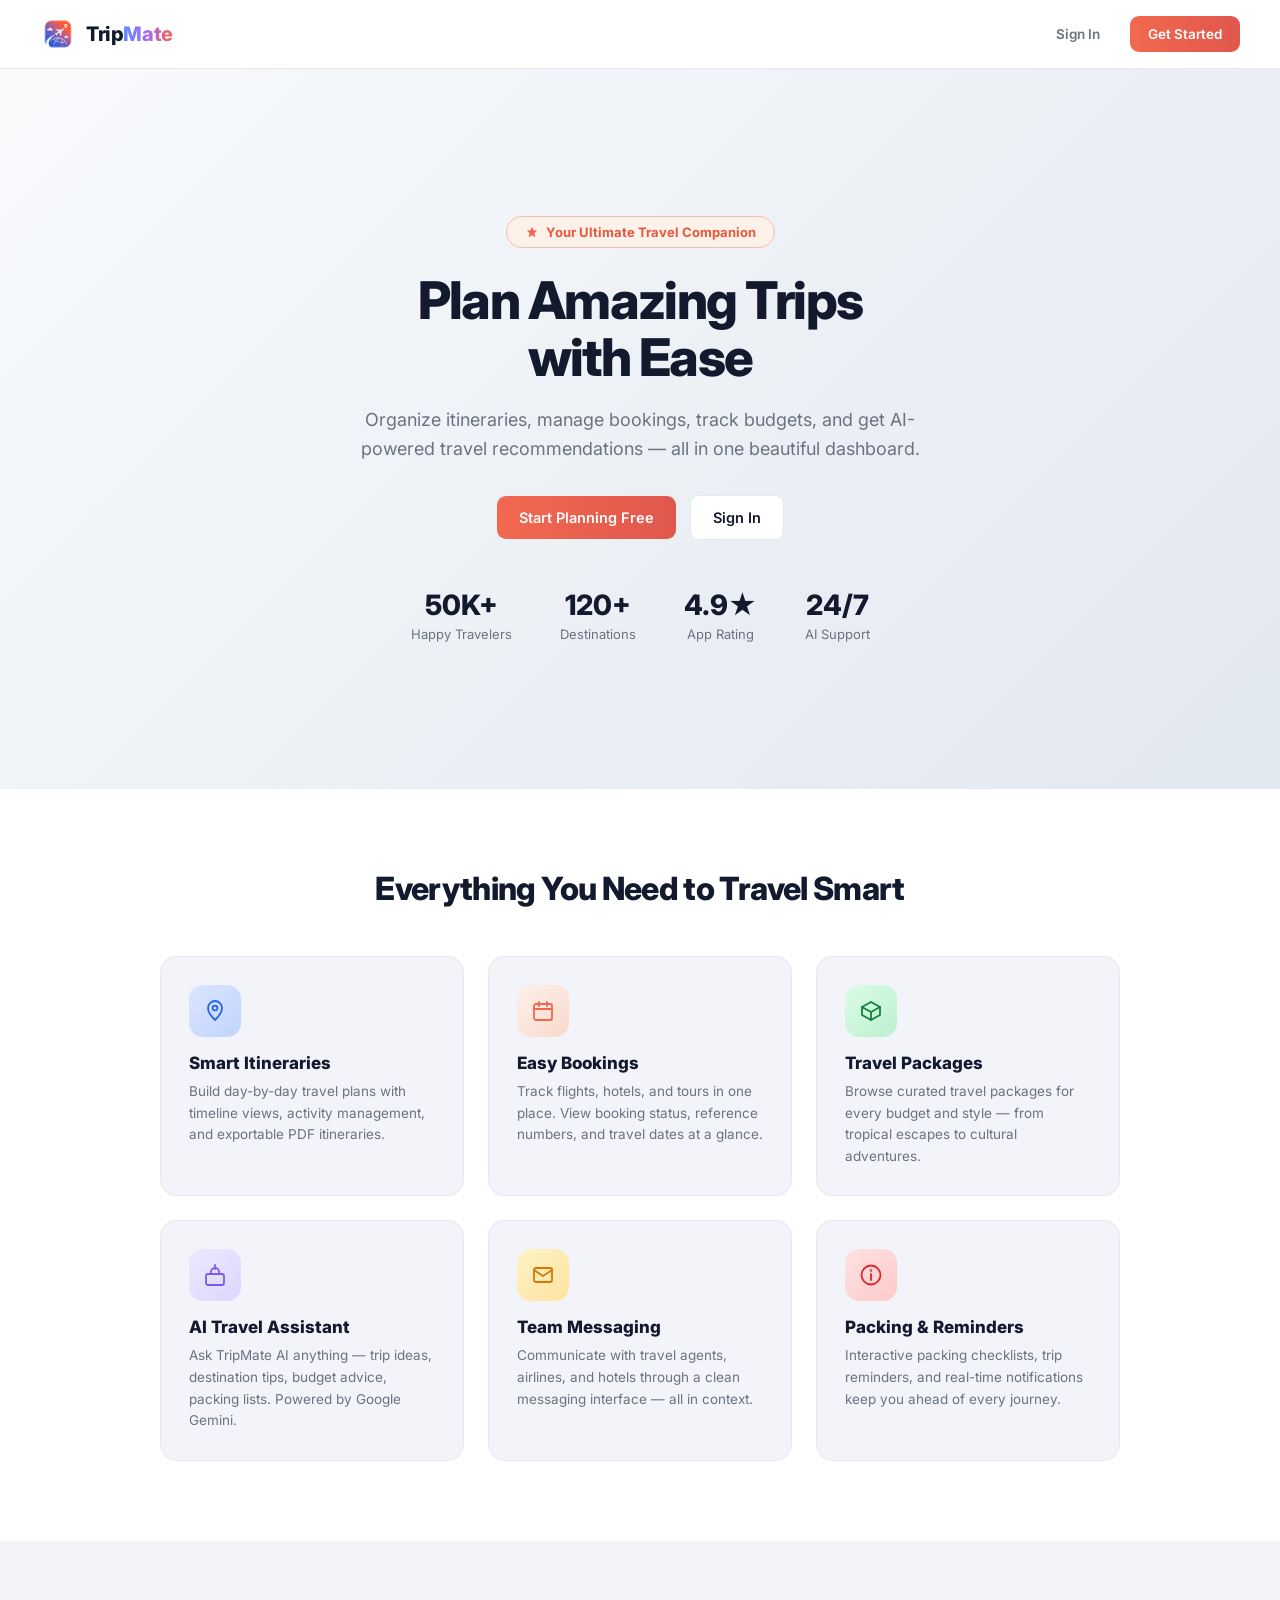
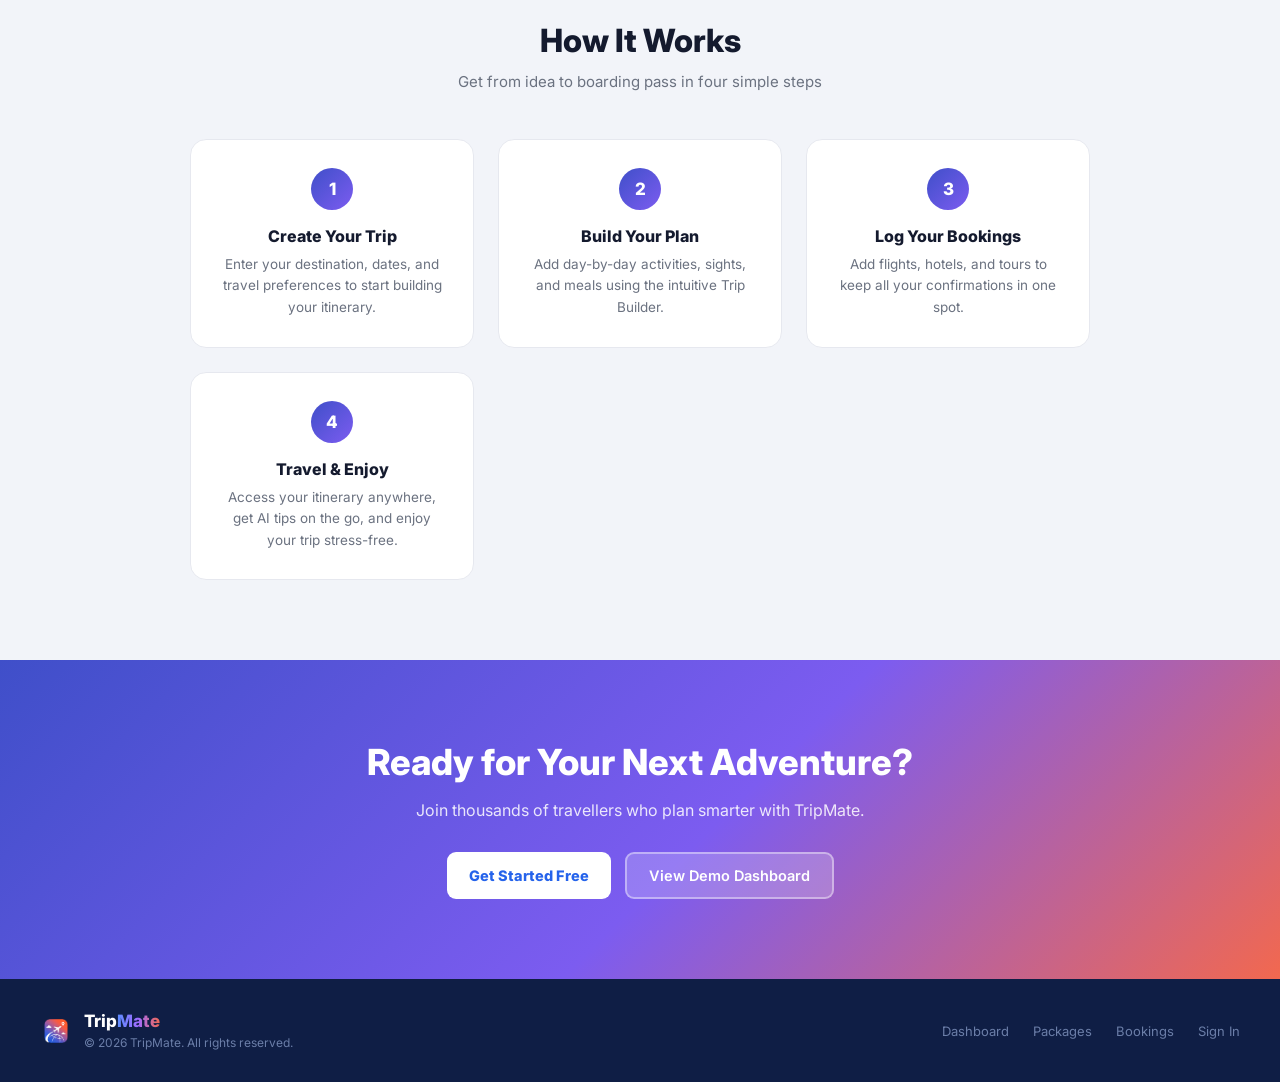
<file: index.html>
<!DOCTYPE html>
<html lang="en">
<head>
<meta charset="UTF-8">
<meta name="viewport" content="width=device-width, initial-scale=1.0">
<title>TripMate — Plan Amazing Trips with Ease</title>
<link rel="icon" type="image/png" href="uploads/avatars/Icon.png">
<link rel="stylesheet" href="css/styles.css">
<style>
  body { background: #fff; }
  .hero-section { min-height: 80vh; display: flex; align-items: center; justify-content: center; }
  .hero-inner { max-width: 640px; width: 100%; }
  .stats-row { display: flex; justify-content: center; gap: 48px; margin-top: 48px; flex-wrap: wrap; }
  .stat-item { text-align: center; }
  .stat-item .num { font-size: 28px; font-weight: 800; color: var(--text); }
  .stat-item .lbl { font-size: 13px; color: var(--text-muted); margin-top: 4px; }
  .how-section { padding: 80px 40px; background: var(--bg); }
  .how-section h2 { font-size: 32px; font-weight: 800; text-align: center; margin-bottom: 12px; }
  .how-sub { text-align: center; color: var(--text-muted); font-size: 15px; margin-bottom: 48px; }
  .steps-grid { display: grid; grid-template-columns: repeat(auto-fit, minmax(220px, 1fr)); gap: 24px; max-width: 900px; margin: 0 auto; }
  .step-card { background: #fff; border-radius: var(--radius-lg); padding: 28px; border: 1px solid var(--border); text-align: center; }
  .step-num { width: 42px; height: 42px; border-radius: 50%; background: linear-gradient(135deg,#3f4fc9,#7c5cf0); color: #fff; font-size: 17px; font-weight: 800; display: flex; align-items: center; justify-content: center; margin: 0 auto 16px; }
  .step-card h3 { font-size: 16px; font-weight: 800; margin-bottom: 8px; }
  .step-card p { font-size: 13.5px; color: var(--text-muted); line-height: 1.6; }
  .cta-section { padding: 80px 40px; background: linear-gradient(135deg,#3f4fc9,#7c5cf0 55%,#f2684f); text-align: center; color: #fff; }
  .cta-section h2 { font-size: 36px; font-weight: 800; margin-bottom: 16px; }
  .cta-section p { font-size: 16px; opacity: .85; margin-bottom: 32px; }
  .cta-section .btn-coral { background: rgba(255,255,255,.2); color: #fff; border: 2px solid rgba(255,255,255,.4); }
  .cta-section .btn-coral:hover { background: rgba(255,255,255,.3); }
  @media (max-width: 768px) { .hero-section { padding: 60px 24px; min-height: auto; } .how-section, .cta-section { padding: 60px 24px; } .stats-row { gap: 28px; } .hero-h1 { font-size: 38px; } }
  @media (max-width: 480px) { .hero-h1 { font-size: 30px; } }
</style>
</head>
<body>

<!-- NAV -->
<nav class="landing-nav">
  <div class="landing-logo">
    <img src="uploads/avatars/Icon.png?v=2" alt="TripMate" width="36" height="36" style="border-radius:9px;object-fit:cover;display:block">
    <span><span class="trip">Trip</span><span class="mate">Mate</span></span>
  </div>
  <div style="display:flex;align-items:center;gap:12px">
    <a href="login.html" class="btn btn-ghost">Sign In</a>
    <a href="signup.html" class="btn btn-coral">Get Started</a>
  </div>
</nav>

<!-- HERO -->
<section class="hero-section">
  <div class="hero-inner" style="text-align:center;padding:0 24px">
    <div class="hero-badge anim-fade">
      <svg style="width:14px;height:14px;fill:#f2684f" viewBox="0 0 24 24"><path d="m12 3 2.6 5.9L21 9.6l-4.7 4.3L17.6 21 12 17.7 6.4 21l1.3-7.1L3 9.6l6.4-.7z"/></svg>
      Your Ultimate Travel Companion
    </div>
    <h1 class="hero-h1 anim-fade-up">Plan Amazing Trips<br>with Ease</h1>
    <p class="hero-sub anim-fade-up delay-1">Organize itineraries, manage bookings, track budgets, and get AI-powered travel recommendations — all in one beautiful dashboard.</p>
    <div class="hero-ctas anim-fade-up delay-2">
      <a href="signup.html" class="btn btn-coral btn-lg">Start Planning Free</a>
      <a href="login.html"  class="btn btn-outline btn-lg">Sign In</a>
    </div>
    <div class="stats-row anim-fade-up delay-3">
      <div class="stat-item"><div class="num">50K+</div><div class="lbl">Happy Travelers</div></div>
      <div class="stat-item"><div class="num">120+</div><div class="lbl">Destinations</div></div>
      <div class="stat-item"><div class="num">4.9★</div><div class="lbl">App Rating</div></div>
      <div class="stat-item"><div class="num">24/7</div><div class="lbl">AI Support</div></div>
    </div>
  </div>
</section>

<!-- FEATURES -->
<section class="features-section">
  <h2>Everything You Need to Travel Smart</h2>
  <div class="features-grid">
    <div class="feature-card anim-fade-up delay-1">
      <div class="feature-icon" style="background:linear-gradient(135deg,#dbe6fe,#c1d4fd)">
        <svg class="icon" style="stroke:var(--blue-600)" viewBox="0 0 24 24"><path d="M12 21s7-6.6 7-12a7 7 0 1 0-14 0c0 5.4 7 12 7 12z"/><circle cx="12" cy="9" r="2.4"/></svg>
      </div>
      <h3>Smart Itineraries</h3>
      <p>Build day-by-day travel plans with timeline views, activity management, and exportable PDF itineraries.</p>
    </div>
    <div class="feature-card anim-fade-up delay-2">
      <div class="feature-icon" style="background:linear-gradient(135deg,#fdf1ea,#f9d9cc)">
        <svg class="icon" style="stroke:var(--coral-500)" viewBox="0 0 24 24"><rect x="3" y="5" width="18" height="16" rx="2"/><path d="M16 3v4M8 3v4M3 10h18"/></svg>
      </div>
      <h3>Easy Bookings</h3>
      <p>Track flights, hotels, and tours in one place. View booking status, reference numbers, and travel dates at a glance.</p>
    </div>
    <div class="feature-card anim-fade-up delay-3">
      <div class="feature-icon" style="background:linear-gradient(135deg,#dcfce7,#bbf0cf)">
        <svg class="icon" style="stroke:var(--green-600)" viewBox="0 0 24 24"><path d="M21 8 12 3 3 8v8l9 5 9-5V8z"/><path d="M3 8l9 5 9-5M12 13v8"/></svg>
      </div>
      <h3>Travel Packages</h3>
      <p>Browse curated travel packages for every budget and style — from tropical escapes to cultural adventures.</p>
    </div>
    <div class="feature-card anim-fade-up delay-1">
      <div class="feature-icon" style="background:linear-gradient(135deg,#ede9fe,#ddd6fe)">
        <svg class="icon" style="stroke:#7c5cf0;stroke-width:1.8;fill:none" viewBox="0 0 24 24"><rect x="3" y="11" width="18" height="11" rx="2"/><path d="M12 2v4M8 11V9a4 4 0 0 1 8 0v2"/></svg>
      </div>
      <h3>AI Travel Assistant</h3>
      <p>Ask TripMate AI anything — trip ideas, destination tips, budget advice, packing lists. Powered by Google Gemini.</p>
    </div>
    <div class="feature-card anim-fade-up delay-2">
      <div class="feature-icon" style="background:linear-gradient(135deg,#fef3c7,#fde3a0)">
        <svg class="icon" style="stroke:var(--amber-600)" viewBox="0 0 24 24"><rect x="3" y="5" width="18" height="14" rx="2"/><path d="m3 7 9 6 9-6"/></svg>
      </div>
      <h3>Team Messaging</h3>
      <p>Communicate with travel agents, airlines, and hotels through a clean messaging interface — all in context.</p>
    </div>
    <div class="feature-card anim-fade-up delay-3">
      <div class="feature-icon" style="background:linear-gradient(135deg,#fee2e2,#fecaca)">
        <svg class="icon" style="stroke:var(--red-600)" viewBox="0 0 24 24"><circle cx="12" cy="12" r="9.5"/><path d="M12 11v6"/><circle cx="12" cy="7.5" r=".4" fill="currentColor"/></svg>
      </div>
      <h3>Packing & Reminders</h3>
      <p>Interactive packing checklists, trip reminders, and real-time notifications keep you ahead of every journey.</p>
    </div>
  </div>
</section>

<!-- HOW IT WORKS -->
<section class="how-section">
  <h2>How It Works</h2>
  <p class="how-sub">Get from idea to boarding pass in four simple steps</p>
  <div class="steps-grid">
    <div class="step-card anim-fade-up delay-1">
      <div class="step-num">1</div>
      <h3>Create Your Trip</h3>
      <p>Enter your destination, dates, and travel preferences to start building your itinerary.</p>
    </div>
    <div class="step-card anim-fade-up delay-2">
      <div class="step-num">2</div>
      <h3>Build Your Plan</h3>
      <p>Add day-by-day activities, sights, and meals using the intuitive Trip Builder.</p>
    </div>
    <div class="step-card anim-fade-up delay-3">
      <div class="step-num">3</div>
      <h3>Log Your Bookings</h3>
      <p>Add flights, hotels, and tours to keep all your confirmations in one spot.</p>
    </div>
    <div class="step-card anim-fade-up delay-4">
      <div class="step-num">4</div>
      <h3>Travel & Enjoy</h3>
      <p>Access your itinerary anywhere, get AI tips on the go, and enjoy your trip stress-free.</p>
    </div>
  </div>
</section>

<!-- CTA BANNER -->
<section class="cta-section">
  <h2>Ready for Your Next Adventure?</h2>
  <p>Join thousands of travellers who plan smarter with TripMate.</p>
  <div style="display:flex;justify-content:center;gap:14px;flex-wrap:wrap">
    <a href="signup.html" class="btn btn-lg" style="background:#fff;color:var(--blue-600);font-weight:800">Get Started Free</a>
    <a href="dashboard.html" class="btn btn-lg btn-coral">View Demo Dashboard</a>
  </div>
</section>

<!-- FOOTER -->
<footer class="landing-footer">
  <div style="display:flex;align-items:center;gap:12px">
    <img src="uploads/avatars/Icon.png" alt="TripMate" width="32" height="32" style="border-radius:8px;object-fit:cover">
    <div>
      <span class="logo-text" style="font-size:17px;font-weight:800"><span class="trip">Trip</span><span class="mate">Mate</span></span>
      <div style="margin-top:4px;font-size:12px">© 2026 TripMate. All rights reserved.</div>
    </div>
  </div>
  <div style="display:flex;gap:24px;flex-wrap:wrap">
    <a href="dashboard.html" style="color:#6b7ea8;font-size:13px">Dashboard</a>
    <a href="packages.html"  style="color:#6b7ea8;font-size:13px">Packages</a>
    <a href="bookings.html"  style="color:#6b7ea8;font-size:13px">Bookings</a>
    <a href="login.html"     style="color:#6b7ea8;font-size:13px">Sign In</a>
  </div>
</footer>

</body>
</html>
</file>
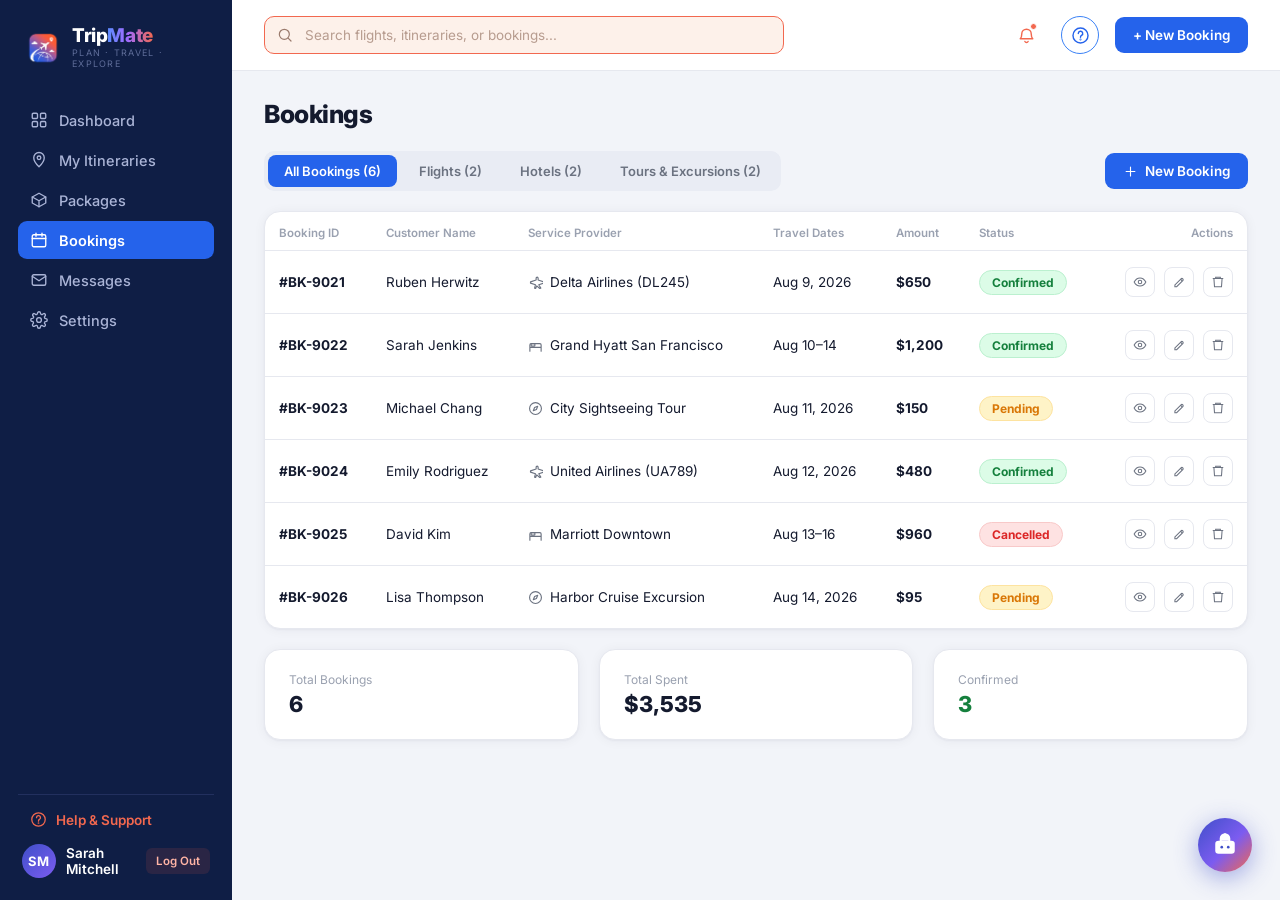
<file: bookings.html>
<!DOCTYPE html>
<html lang="en">
<head>
<meta charset="UTF-8">
<meta name="viewport" content="width=device-width, initial-scale=1.0">
<title>Bookings — TripMate</title>
<link rel="icon" type="image/png" href="uploads/avatars/Icon.png">
<link rel="stylesheet" href="css/styles.css">
</head>
<body>
<div class="app-shell">
  <div id="sidebar-mount"></div>
  <div class="main-col">
    <div id="mobile-header-mount"></div>
    <div id="topbar-mount"></div>
    <div class="page">
      <div class="page-title anim-fade-up">Bookings</div>
      <div id="bookingsContent"></div>
    </div>
  </div>
</div>

<script src="js/app.js"></script>
<script src="js/chatbot.js"></script>
<script>
tmMountLayout('bookings', { cta: { label:'+ New Booking', href:'new-booking.html' } });

const BK_ICON = { 'Flight':'i-plane', 'Hotel':'i-bed', 'Tour / Excursion':'i-compass' };
const BK_ICON_SVG = {
  'i-plane':   `<path d="M10.5 21 12 15.5 4 13v-2l9-3V5a1.6 1.6 0 1 1 3.2 0v3l9 3v2l-8 2.5L20.5 21l-1.7.6L14 17.4l-1.8 4.2z"/>`,
  'i-bed':     `<path d="M3 19v-8a2 2 0 0 1 2-2h14a2 2 0 0 1 2 2v8M3 15h18M3 19v2M21 19v2"/><rect x="5" y="9" width="6" height="4" rx="1"/>`,
  'i-compass': `<circle cx="12" cy="12" r="9.5"/><path d="m15.5 8.5-2 5-5 2 2-5z"/>`
};

function renderBookings() {
  const state    = getState();
  const bookings = state.bookings;
  const statusClass = s => s==='Confirmed'?'badge-green':s==='Pending'?'badge-amber':'badge-red';

  let html = `
  <div class="anim-fade-up" style="display:flex;align-items:center;justify-content:space-between;margin-bottom:20px;flex-wrap:wrap;gap:14px">
    <div class="pill-tabs">
      <button class="pill-tab active" data-filter="all">All Bookings (${bookings.length})</button>
      <button class="pill-tab" data-filter="flights">Flights (${bookings.filter(b=>b.type==='Flight').length})</button>
      <button class="pill-tab" data-filter="hotels">Hotels (${bookings.filter(b=>b.type==='Hotel').length})</button>
      <button class="pill-tab" data-filter="tours">Tours &amp; Excursions (${bookings.filter(b=>b.type==='Tour / Excursion').length})</button>
    </div>
    <a href="new-booking.html" class="btn btn-primary">
      <svg class="icon" viewBox="0 0 24 24"><path d="M12 5v14M5 12h14"/></svg>New Booking
    </a>
  </div>

  <div class="card anim-fade-up delay-1">
    <div class="table-responsive">
      <table class="table" id="bkTable">
        <thead><tr>
          <th>Booking ID</th>
          <th>Customer Name</th>
          <th>Service Provider</th>
          <th>Travel Dates</th>
          <th>Amount</th>
          <th>Status</th>
          <th style="text-align:right">Actions</th>
        </tr></thead>
        <tbody>`;

  if (!bookings.length) {
    html += `<tr><td colspan="7" style="text-align:center;color:var(--text-faint);padding:32px">
      No bookings yet. <a href="new-booking.html" style="color:var(--blue-600);font-weight:600">Create one →</a>
    </td></tr>`;
  }

  bookings.forEach(bk => {
    const cat  = bk.type === 'Flight' ? 'flights' : bk.type === 'Hotel' ? 'hotels' : 'tours';
    const icon = BK_ICON[bk.type] || 'i-compass';
    html += `
    <tr data-filter-row="${cat}">
      <td><b>#${escHtml(bk.ref)}</b></td>
      <td>${escHtml(bk.customer)}</td>
      <td>
        <div style="display:flex;align-items:center;gap:7px">
          <svg style="width:15px;height:15px;stroke:var(--text-muted);fill:none;stroke-width:1.8;stroke-linecap:round;stroke-linejoin:round;flex-shrink:0" viewBox="0 0 24 24">${BK_ICON_SVG[icon]||''}</svg>
          <span>${escHtml(bk.provider)}</span>
        </div>
      </td>
      <td>${escHtml(bk.dates)}</td>
      <td><b>$${bk.amount.toLocaleString()}</b></td>
      <td><span class="badge ${statusClass(bk.status)}">${bk.status}</span></td>
      <td style="text-align:right;white-space:nowrap">
        <button class="table-icon-btn" onclick="openBookingModal(${bk.id})" title="View">
          <svg style="width:14px;height:14px;stroke:currentColor;fill:none;stroke-width:1.8" viewBox="0 0 24 24"><path d="M2 12s3.6-7 10-7 10 7 10 7-3.6 7-10 7-10-7-10-7z"/><circle cx="12" cy="12" r="3"/></svg>
        </button>
        <a href="new-booking.html?edit=${bk.id}" class="table-icon-btn" title="Edit">
          <svg style="width:14px;height:14px;stroke:currentColor;fill:none;stroke-width:1.8" viewBox="0 0 24 24"><path d="M4 20h4L18.5 9.5a2.1 2.1 0 0 0-3-3L5 17v3z"/><path d="m14.5 7 3 3"/></svg>
        </a>
        <button class="table-icon-btn" onclick="deleteBooking(${bk.id})" title="Delete">
          <svg style="width:14px;height:14px;stroke:currentColor;fill:none;stroke-width:1.8" viewBox="0 0 24 24"><path d="M3 6h18M8 6V4h8v2M19 6l-1 14H6L5 6"/></svg>
        </button>
      </td>
    </tr>`;
  });

  html += `</tbody></table></div></div>

  <!-- Summary cards -->
  <div class="grid g-3 anim-fade-up delay-2" style="margin-top:20px">
    <div class="card card-pad card-hover">
      <div style="font-size:12px;color:var(--text-faint);margin-bottom:4px">Total Bookings</div>
      <div style="font-size:22px;font-weight:800">${bookings.length}</div>
    </div>
    <div class="card card-pad card-hover">
      <div style="font-size:12px;color:var(--text-faint);margin-bottom:4px">Total Spent</div>
      <div style="font-size:22px;font-weight:800">$${bookings.reduce((s,b)=>s+b.amount,0).toLocaleString()}</div>
    </div>
    <div class="card card-pad card-hover">
      <div style="font-size:12px;color:var(--text-faint);margin-bottom:4px">Confirmed</div>
      <div style="font-size:22px;font-weight:800;color:var(--green-600)">${bookings.filter(b=>b.status==='Confirmed').length}</div>
    </div>
  </div>`;

  document.getElementById('bookingsContent').innerHTML = html;
  tmInitPillTabs();
}

function deleteBooking(id) {
  const state = getState();
  const bk    = state.bookings.find(b => b.id === id);
  if (!bk) return;
  showConfirm(`Delete booking #${bk.ref} — ${bk.provider}? This cannot be undone.`, function() {
    const s = getState();
    s.bookings = s.bookings.filter(b => b.id !== id);
    setState(s);
    renderBookings();
    showToast(`Booking #${bk.ref} deleted`, 'info');
  });
}

renderBookings();
</script>
</body>
</html>
</file>
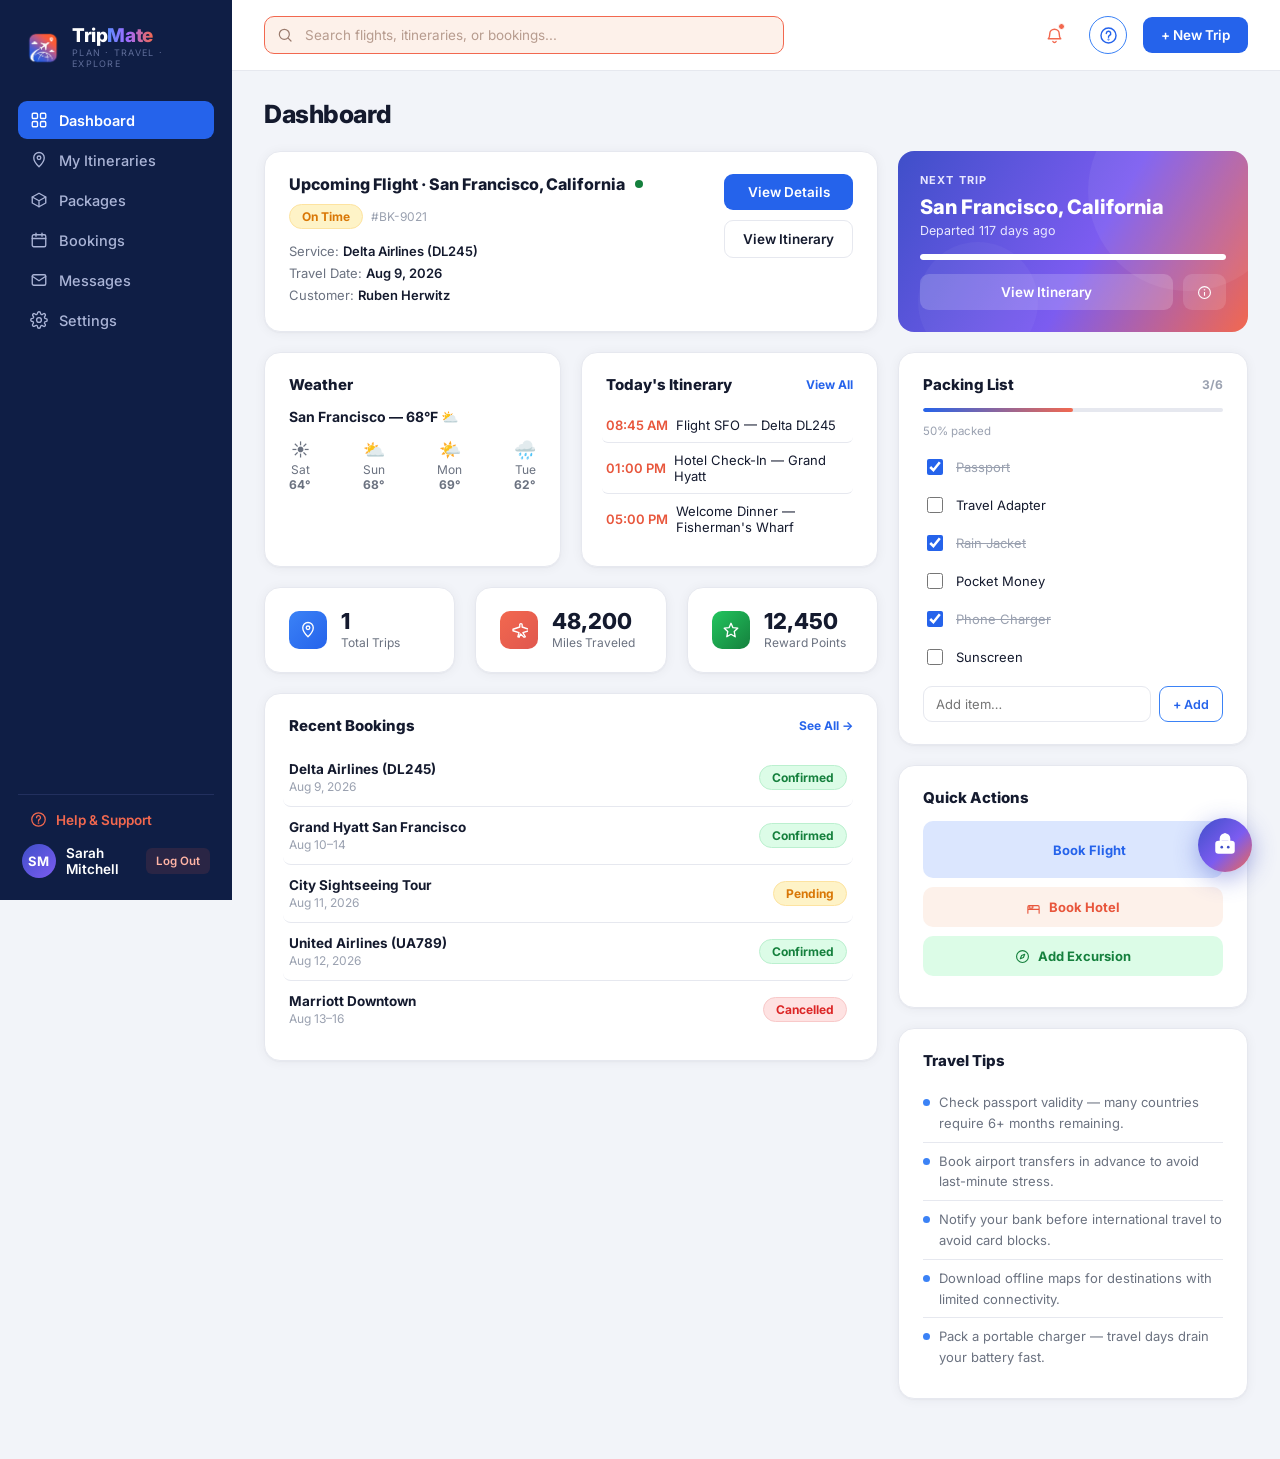
<file: dashboard.html>
<!DOCTYPE html>
<html lang="en">
<head>
<meta charset="UTF-8">
<meta name="viewport" content="width=device-width, initial-scale=1.0">
<title>Dashboard — TripMate</title>
<link rel="icon" type="image/png" href="uploads/avatars/Icon.png">
<link rel="stylesheet" href="css/styles.css">
</head>
<body>
<div class="app-shell">
  <div id="sidebar-mount"></div>
  <div class="main-col">
    <div id="mobile-header-mount"></div>
    <div id="topbar-mount"></div>
    <div class="page" id="pageContent">
      <div class="page-title anim-fade-up">Dashboard</div>
      <div class="grid g-2col" id="dashGrid"></div>
    </div>
  </div>
</div>

<script src="js/app.js"></script>
<script src="js/chatbot.js"></script>
<script>
tmMountLayout('dashboard', { cta: { label:'+ New Trip', href:'new-trip.html' } });

function renderDashboard() {
  const state   = getState();
  const user    = state.user;
  const trips   = state.trips;
  const bookings= state.bookings;
  const packing = state.packingItems;

  const nextTrip    = trips.find(t => t.status === 'active') || null;
  const recentBk    = bookings.slice(0, 5);
  const flight      = bookings.find(b => b.type === 'Flight' && b.status === 'Confirmed') || null;
  const packedCount = packing.filter(p => p.packed).length;
  const totalPack   = packing.length;
  const packPct     = totalPack ? Math.round(packedCount / totalPack * 100) : 0;

  const todayActs = nextTrip
    ? (state.activities || []).filter(a => a.tripId === nextTrip.id && a.dayNumber === 1).slice(0,4)
    : [];

  const statusClass = s => s==='Confirmed'?'badge-green':s==='Pending'?'badge-amber':'badge-red';
  const iconMap = { 'Flight':'i-plane','Hotel':'i-bed','Tour / Excursion':'i-compass' };

  // ── LEFT COLUMN ──────────────────────────────────────────────
  const leftCol = `
  <div class="stack">

    <!-- Flight Card -->
    <div class="card card-pad card-hover anim-fade-up delay-1" style="display:flex;align-items:flex-start;justify-content:space-between;gap:20px;flex-wrap:wrap">
      <div style="flex:1">
        <div style="display:flex;align-items:center;gap:10px;margin-bottom:10px">
          <div class="flight-title" style="margin-bottom:0">${flight ? 'Upcoming Flight &middot; ' + escHtml(nextTrip?.destination||'') : 'No Upcoming Flights'}</div>
          ${flight ? '<div class="pulse-live" title="Live status"></div>' : ''}
        </div>
        ${flight ? `
        <div class="flight-badge-row"><span class="badge badge-amber">On Time</span><span style="font-size:12px;color:var(--text-faint)">#${escHtml(flight.ref)}</span></div>
        <div class="flight-detail">Service: <b>${escHtml(flight.provider)}</b></div>
        <div class="flight-detail">Travel Date: <b>${escHtml(flight.dates)}</b></div>
        <div class="flight-detail">Customer: <b>${escHtml(flight.customer)}</b></div>` :
        `<p style="color:var(--text-muted);font-size:13px;line-height:1.6">No confirmed flights yet.<br>Book one from Quick Actions below.</p>`}
      </div>
      <div style="display:flex;flex-direction:column;gap:10px">
        ${flight ? `<button class="btn btn-primary" onclick="openBookingModal(${flight.id})">View Details</button>` : ''}
        <a href="itineraries.html" class="btn btn-outline">View Itinerary</a>
      </div>
    </div>

    <!-- Weather + Today's Itinerary -->
    <div class="grid" style="grid-template-columns:1fr 1fr;gap:20px">
      <div class="card card-pad card-hover anim-fade-up delay-2">
        <div class="card-h">Weather</div>
        <div class="weather-temp">${nextTrip ? escHtml(nextTrip.destination.split(',')[0]) : 'N/A'} &mdash; 68&deg;F &#x26C5;</div>
        <div class="weather-row">
          ${[['Sat','64','☀️'],['Sun','68','⛅'],['Mon','69','🌤️'],['Tue','62','🌧️']].map(([d,t,e])=>`
          <div class="weather-day">
            <div style="font-size:18px;margin-bottom:2px">${e}</div>
            ${d}<br><b>${t}&deg;</b>
          </div>`).join('')}
        </div>
      </div>
      <div class="card card-pad card-hover anim-fade-up delay-2">
        <div class="card-h-row">
          <div class="card-h" style="margin-bottom:0">Today's Itinerary</div>
          <a href="itineraries.html" class="view-all-link">View All</a>
        </div>
        <div style="margin-top:10px">
          ${todayActs.length ? todayActs.map(a=>`
          <div class="itin-row">
            <b>${escHtml(a.timeSlot)}</b>
            <span>${escHtml(a.title)}</span>
          </div>`).join('') : '<div class="itin-row" style="color:var(--text-faint)">No activities scheduled.</div>'}
        </div>
      </div>
    </div>

    <!-- Stats -->
    <div class="grid g-3">
      <div class="card card-pad stat-card card-hover anim-fade-up delay-3">
        <div class="stat-dot" style="background:linear-gradient(135deg,#3b82f6,#2563eb)">
          <svg style="width:18px;height:18px;stroke:#fff;fill:none;stroke-width:1.8;stroke-linecap:round;stroke-linejoin:round" viewBox="0 0 24 24"><path d="M12 21s7-6.6 7-12a7 7 0 1 0-14 0c0 5.4 7 12 7 12z"/><circle cx="12" cy="9" r="2.4"/></svg>
        </div>
        <div><div class="stat-num">${trips.length}</div><div class="stat-label">Total Trips</div></div>
      </div>
      <div class="card card-pad stat-card card-hover anim-fade-up delay-3">
        <div class="stat-dot" style="background:linear-gradient(135deg,#f2684f,#e0574e)">
          <svg style="width:18px;height:18px;stroke:#fff;fill:none;stroke-width:1.8;stroke-linecap:round;stroke-linejoin:round" viewBox="0 0 24 24"><path d="M10.5 21 12 15.5 4 13v-2l9-3V5a1.6 1.6 0 1 1 3.2 0v3l9 3v2l-8 2.5L20.5 21l-1.7.6L14 17.4l-1.8 4.2z"/></svg>
        </div>
        <div><div class="stat-num">48,200</div><div class="stat-label">Miles Traveled</div></div>
      </div>
      <div class="card card-pad stat-card card-hover anim-fade-up delay-3">
        <div class="stat-dot" style="background:linear-gradient(135deg,#22c55e,#15803d)">
          <svg style="width:18px;height:18px;stroke:#fff;fill:none;stroke-width:1.8;stroke-linecap:round;stroke-linejoin:round" viewBox="0 0 24 24"><path d="m12 3 2.6 5.9L21 9.6l-4.7 4.3L17.6 21 12 17.7 6.4 21l1.3-7.1L3 9.6l6.4-.7z"/></svg>
        </div>
        <div><div class="stat-num">12,450</div><div class="stat-label">Reward Points</div></div>
      </div>
    </div>

    <!-- Recent Bookings -->
    <div class="card card-pad card-hover anim-fade-up delay-4">
      <div class="card-h-row">
        <div class="card-h" style="margin-bottom:0">Recent Bookings</div>
        <a href="bookings.html" class="view-all-link">See All →</a>
      </div>
      <div style="margin-top:12px">
        ${recentBk.length ? recentBk.map(bk=>`
        <div class="booking-row" onclick="openBookingModal(${bk.id})">
          <div>
            <div class="bk-name">${escHtml(bk.provider)}</div>
            <div class="bk-date">${escHtml(bk.dates)}</div>
          </div>
          <span class="badge ${statusClass(bk.status)}">${bk.status}</span>
        </div>`).join('') :
        `<p style="font-size:13px;color:var(--text-faint);text-align:center;padding:16px 0">No bookings yet.</p>`}
      </div>
    </div>
  </div>`;

  // ── RIGHT COLUMN ─────────────────────────────────────────────
  const rightCol = `
  <div class="stack">

    <!-- Next Trip -->
    ${nextTrip ? `
    <div class="next-trip anim-slide-r delay-1" onclick="window.location='itineraries.html'">
      <div class="label">NEXT TRIP</div>
      <h3>${escHtml(nextTrip.destination)}</h3>
      <p>${daysUntil(nextTrip.startDate)}</p>
      <div class="next-trip-bar"><span id="tripBar" style="width:0%"></span></div>
      <div style="display:flex;gap:10px;position:relative">
        <a href="itineraries.html" class="btn btn-block" style="background:rgba(255,255,255,.18);color:#fff;flex:1" onclick="event.stopPropagation()">View Itinerary</a>
        <button class="btn" style="background:rgba(255,255,255,.12);color:#fff;padding:10px 14px" onclick="event.stopPropagation();showTripDetail()" title="Trip details">
          <svg style="width:15px;height:15px;stroke:#fff;fill:none;stroke-width:1.8" viewBox="0 0 24 24"><circle cx="12" cy="12" r="9.5"/><path d="M12 11v6"/><circle cx="12" cy="7.5" r=".4" fill="currentColor"/></svg>
        </button>
      </div>
    </div>` : `
    <div class="card card-pad card-hover anim-slide-r delay-1" style="text-align:center;padding:32px 24px">
      <div style="width:52px;height:52px;border-radius:14px;background:var(--blue-100);display:flex;align-items:center;justify-content:center;margin:0 auto 16px">
        <svg style="width:24px;height:24px;stroke:var(--blue-600);fill:none;stroke-width:1.8" viewBox="0 0 24 24"><path d="M12 21s7-6.6 7-12a7 7 0 1 0-14 0c0 5.4 7 12 7 12z"/><circle cx="12" cy="9" r="2.4"/></svg>
      </div>
      <div style="font-weight:800;font-size:15px;margin-bottom:6px">No Upcoming Trips</div>
      <p style="color:var(--text-muted);font-size:13px;margin-bottom:16px">Start planning your next adventure.</p>
      <a href="new-trip.html" class="btn btn-primary btn-block">Plan a Trip</a>
    </div>`}

    <!-- Packing List -->
    <div class="card card-pad card-hover anim-slide-r delay-2">
      <div class="card-h-row">
        <div class="card-h" style="margin-bottom:0">Packing List</div>
        <span style="font-size:12px;font-weight:700;color:var(--text-faint)">${packedCount}/${totalPack}</span>
      </div>
      <div class="pack-progress" style="margin-top:12px"><div class="pack-progress-fill" id="packFill" style="width:0%"></div></div>
      <div class="pack-meta" id="packMeta">${packPct}% packed</div>
      <div id="packList">
        ${packing.map(item=>`
        <div class="pack-row ${item.packed?'done':''}" id="pack-${item.id}" onclick="togglePack(${item.id})">
          <input type="checkbox" ${item.packed?'checked':''} onclick="event.stopPropagation();togglePack(${item.id})">
          <span>${escHtml(item.name)}</span>
        </div>`).join('')}
      </div>
      <div style="margin-top:10px;display:flex;gap:8px">
        <input type="text" id="newPackItem" class="field" style="margin:0;flex:1;padding:9px 12px;font-size:13px;border:1.4px solid var(--border);border-radius:9px;outline:none" placeholder="Add item…"
          onkeydown="if(event.key==='Enter')addPackItem()">
        <button class="btn btn-outline-blue btn-sm" onclick="addPackItem()">+ Add</button>
      </div>
    </div>

    <!-- Quick Actions -->
    <div class="card card-pad card-hover anim-slide-r delay-3">
      <div class="card-h">Quick Actions</div>
      <a href="new-booking.html?type=Flight" class="btn btn-block qa-btn" style="background:var(--blue-100);color:var(--blue-600);margin-bottom:9px">
        <svg class="qa-btn" style="display:inline"><path d="M10.5 21 12 15.5 4 13v-2l9-3V5a1.6 1.6 0 1 1 3.2 0v3l9 3v2l-8 2.5L20.5 21l-1.7.6L14 17.4l-1.8 4.2z" fill="none" stroke="var(--blue-600)" stroke-width="1.8" stroke-linecap="round" stroke-linejoin="round"/></svg>
        Book Flight
      </a>
      <a href="new-booking.html?type=Hotel" class="btn btn-block qa-btn" style="background:var(--coral-50);color:var(--coral-600);margin-bottom:9px">
        <svg style="width:15px;height:15px;stroke:var(--coral-600);fill:none;stroke-width:1.8;stroke-linecap:round;stroke-linejoin:round;display:inline-block" viewBox="0 0 24 24"><path d="M3 19v-8a2 2 0 0 1 2-2h14a2 2 0 0 1 2 2v8M3 15h18M3 19v2M21 19v2"/><rect x="5" y="9" width="6" height="4" rx="1"/></svg>
        Book Hotel
      </a>
      <a href="new-booking.html?type=Tour+%2F+Excursion" class="btn btn-block qa-btn" style="background:var(--green-50);color:var(--green-600)">
        <svg style="width:15px;height:15px;stroke:var(--green-600);fill:none;stroke-width:1.8;stroke-linecap:round;stroke-linejoin:round;display:inline-block" viewBox="0 0 24 24"><circle cx="12" cy="12" r="9.5"/><path d="m15.5 8.5-2 5-5 2 2-5z"/></svg>
        Add Excursion
      </a>
    </div>

    <!-- Travel Tips -->
    <div class="card card-pad card-hover anim-slide-r delay-4">
      <div class="card-h">Travel Tips</div>
      ${[
        'Check passport validity — many countries require 6+ months remaining.',
        'Book airport transfers in advance to avoid last-minute stress.',
        'Notify your bank before international travel to avoid card blocks.',
        'Download offline maps for destinations with limited connectivity.',
        'Pack a portable charger — travel days drain your battery fast.'
      ].map(t=>`<div class="tip-row"><div class="tip-dot"></div><span>${t}</span></div>`).join('')}
    </div>
  </div>`;

  document.getElementById('dashGrid').innerHTML = leftCol + rightCol;

  // Animate progress bars after render
  requestAnimationFrame(() => {
    setTimeout(() => {
      const pf = document.getElementById('packFill');
      if (pf) pf.style.width = packPct + '%';
      const tb = document.getElementById('tripBar');
      if (tb && nextTrip) {
        const start = new Date(nextTrip.startDate).getTime();
        const end   = new Date(nextTrip.endDate).getTime();
        const now   = Date.now();
        const pct   = Math.min(100, Math.max(0, Math.round((now - start) / (end - start) * 100)));
        tb.style.width = pct + '%';
      }
    }, 120);
  });
}

function togglePack(id) {
  const state = getState();
  const item  = state.packingItems.find(p => p.id === id);
  if (!item) return;
  item.packed = !item.packed;
  setState({ packingItems: state.packingItems });
  renderDashboard();
  showToast(item.packed ? `✓ ${item.name} packed!` : `${item.name} unpacked`, item.packed ? 'success' : 'info');
}

function addPackItem() {
  const input = document.getElementById('newPackItem');
  const name  = input?.value.trim();
  if (!name) return;
  const state = getState();
  const newItem = { id: state.nextPackingId, name, packed: false };
  state.packingItems.push(newItem);
  state.nextPackingId++;
  setState(state);
  renderDashboard();
  showToast(`"${name}" added to packing list`, 'success');
}

function showTripDetail() {
  const state = getState();
  const trip  = state.trips.find(t => t.status === 'active');
  if (!trip) return;
  showModal({
    icon: '✈️', iconBg: 'var(--blue-100)', wide: true,
    title: trip.name,
    subtitle: trip.destination,
    content: `
      <div class="booking-detail-row"><span class="label">Destination</span><span class="value">${escHtml(trip.destination)}</span></div>
      <div class="booking-detail-row"><span class="label">Dates</span><span class="value">${fmtDate(trip.startDate)} – ${fmtDate(trip.endDate)}</span></div>
      <div class="booking-detail-row"><span class="label">Trip Type</span><span class="value">${escHtml(trip.type)}</span></div>
      <div class="booking-detail-row"><span class="label">Travelers</span><span class="value">${trip.travelers}</span></div>
      <div class="booking-detail-row"><span class="label">Budget</span><span class="value">$${trip.budgetMin.toLocaleString()} – $${trip.budgetMax.toLocaleString()}</span></div>
      <div class="booking-detail-row"><span class="label">Accommodation</span><span class="value">${escHtml(trip.accommodation)}</span></div>
      <div class="booking-detail-row"><span class="label">Meal Plan</span><span class="value">${escHtml(trip.mealPlan)}</span></div>
      <div class="booking-detail-row"><span class="label">Status</span><span class="value"><span class="badge badge-green">${trip.status}</span></span></div>`,
    actions: `<button class="btn btn-outline" onclick="closeModal()">Close</button>
              <a href="itineraries.html" class="btn btn-primary">View Itinerary</a>`
  });
}

renderDashboard();
</script>
</body>
</html>
</file>
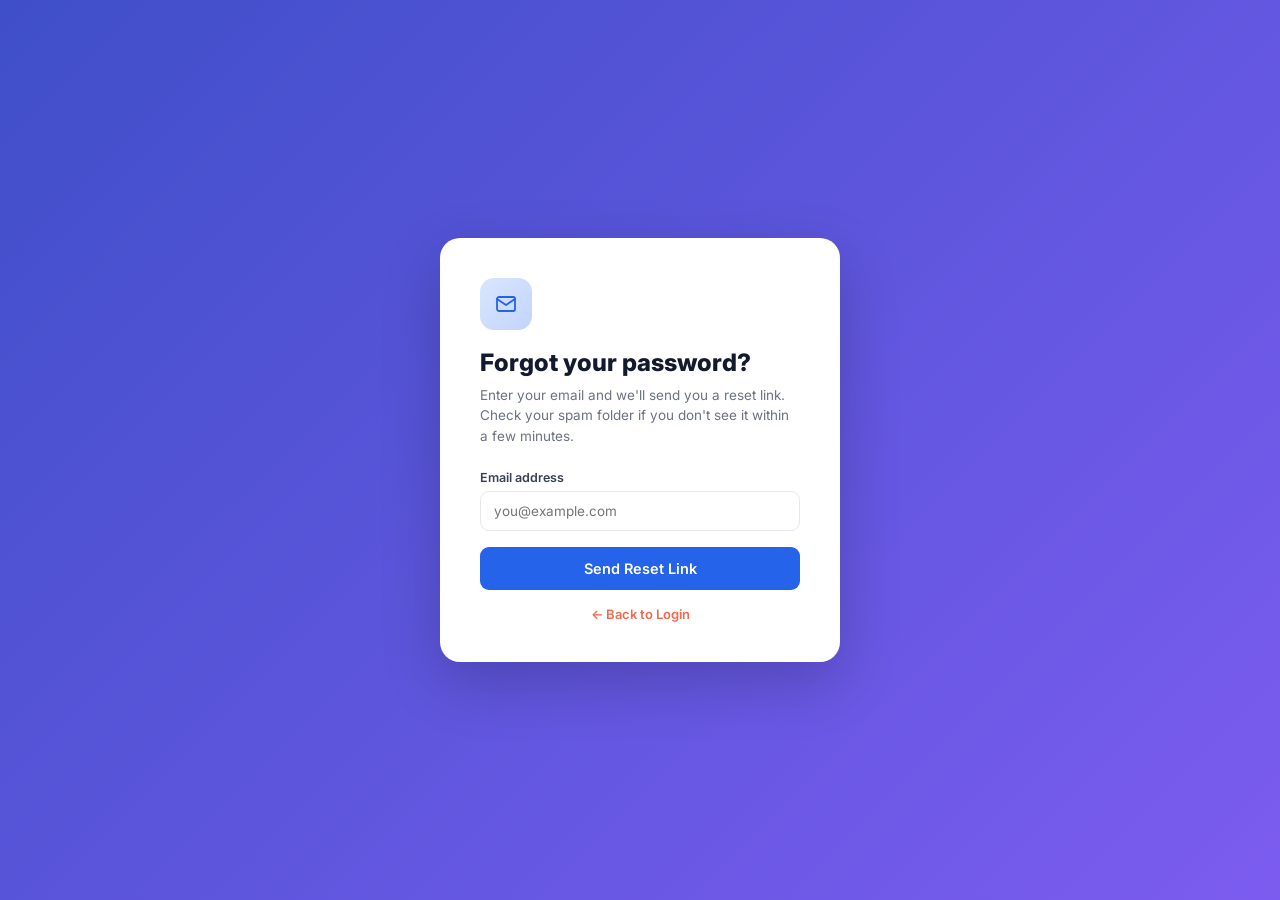
<file: forgot-password.html>
<!DOCTYPE html>
<html lang="en">
<head>
<meta charset="UTF-8">
<meta name="viewport" content="width=device-width, initial-scale=1.0">
<title>Reset Password — TripMate</title>
<link rel="icon" type="image/png" href="uploads/avatars/Icon.png">
<link rel="stylesheet" href="css/styles.css">
</head>
<body>
<div class="forgot-wrap">
  <div class="forgot-card anim-scale">
    <div style="width:52px;height:52px;border-radius:14px;background:linear-gradient(135deg,#dbe6fe,#c1d4fd);display:flex;align-items:center;justify-content:center;margin-bottom:18px">
      <svg style="width:24px;height:24px;stroke:var(--blue-600);fill:none;stroke-width:1.8;stroke-linecap:round;stroke-linejoin:round" viewBox="0 0 24 24"><rect x="3" y="5" width="18" height="14" rx="2"/><path d="m3 7 9 6 9-6"/></svg>
    </div>
    <h2>Forgot your password?</h2>
    <p>Enter your email and we'll send you a reset link. Check your spam folder if you don't see it within a few minutes.</p>

    <!-- Step 1: Email input -->
    <div id="step1">
      <form onsubmit="sendReset(event)">
        <div class="field">
          <label>Email address</label>
          <input type="email" id="resetEmail" placeholder="you@example.com" required autocomplete="email">
        </div>
        <button type="submit" class="btn btn-primary btn-block btn-lg" id="resetBtn">Send Reset Link</button>
      </form>
    </div>

    <!-- Step 2: Success state (hidden initially) -->
    <div id="step2" style="display:none;text-align:center">
      <div style="width:60px;height:60px;border-radius:50%;background:var(--green-50);display:flex;align-items:center;justify-content:center;margin:0 auto 16px">
        <svg style="width:28px;height:28px;stroke:var(--green-600);fill:none;stroke-width:2;stroke-linecap:round;stroke-linejoin:round" viewBox="0 0 24 24"><path d="M20 6L9 17l-5-5"/></svg>
      </div>
      <h3 style="font-size:17px;font-weight:800;margin-bottom:8px">Check your inbox</h3>
      <p id="step2Email" style="color:var(--text-muted);font-size:13.5px;margin-bottom:20px"></p>
      <button onclick="tryAgain()" class="btn btn-outline btn-block" style="margin-bottom:10px">Send again</button>
      <a href="login.html" class="btn btn-primary btn-block">Back to Sign In</a>
    </div>

    <a href="login.html" class="forgot-back">← Back to Login</a>
  </div>
</div>

<script src="js/app.js"></script>
<script>
  function sendReset(e) {
    e.preventDefault();
    const email = document.getElementById('resetEmail').value.trim();
    const btn   = document.getElementById('resetBtn');
    btn.textContent = 'Sending…';
    btn.disabled = true;

    setTimeout(() => {
      document.getElementById('step1').style.display = 'none';
      document.getElementById('step2').style.display = '';
      document.getElementById('step2Email').textContent =
        `We've sent a reset link to ${email}. The link expires in 30 minutes.`;
    }, 1200);
  }

  function tryAgain() {
    document.getElementById('step1').style.display = '';
    document.getElementById('step2').style.display = 'none';
    const btn = document.getElementById('resetBtn');
    btn.textContent = 'Send Reset Link';
    btn.disabled = false;
    document.getElementById('resetEmail').value = '';
    document.getElementById('resetEmail').focus();
  }
</script>
</body>
</html>
</file>
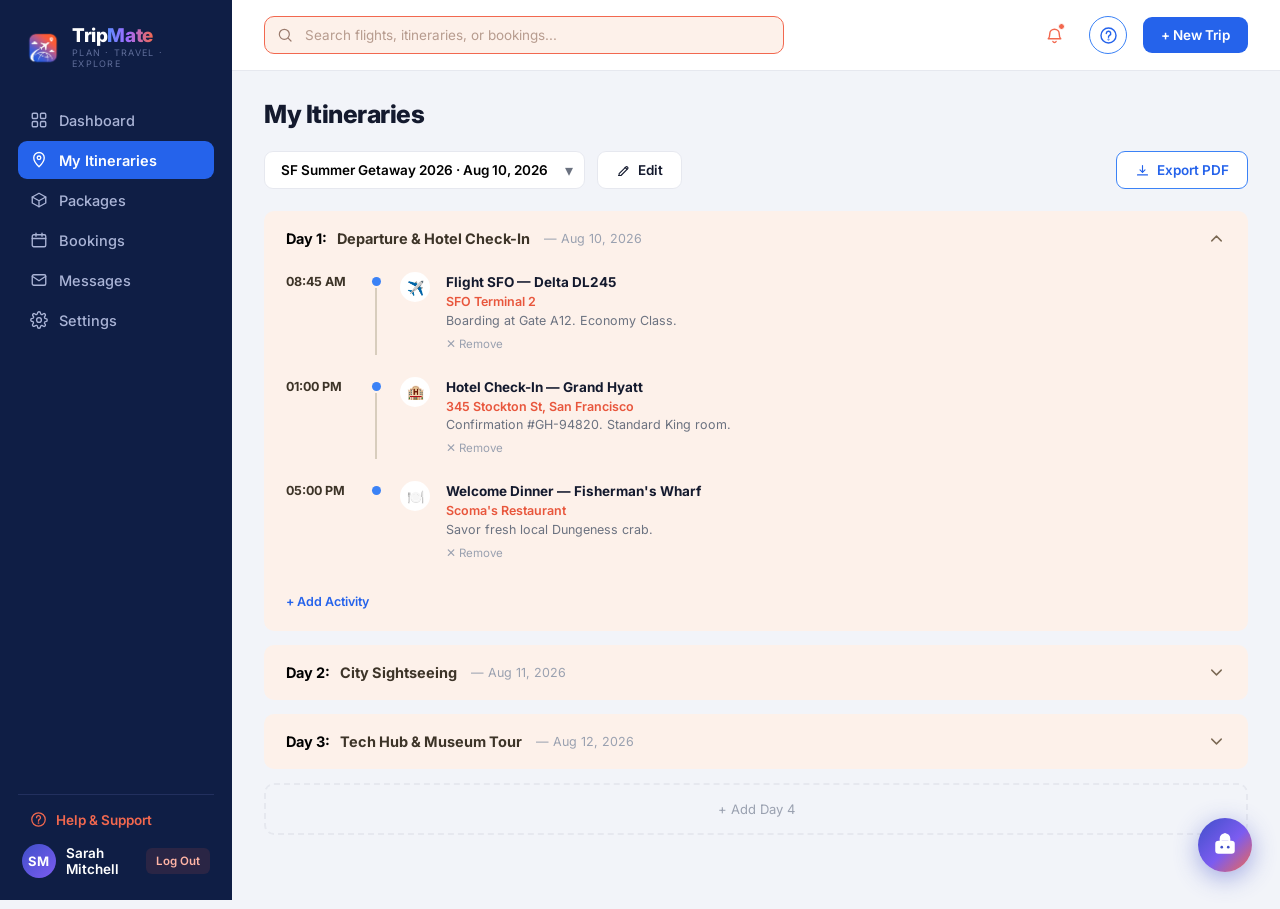
<file: itineraries.html>
<!DOCTYPE html>
<html lang="en">
<head>
<meta charset="UTF-8">
<meta name="viewport" content="width=device-width, initial-scale=1.0">
<title>My Itineraries — TripMate</title>
<link rel="icon" type="image/png" href="uploads/avatars/Icon.png">
<link rel="stylesheet" href="css/styles.css">
</head>
<body>
<div class="app-shell">
  <div id="sidebar-mount"></div>
  <div class="main-col">
    <div id="mobile-header-mount"></div>
    <div id="topbar-mount"></div>
    <div class="page">
      <div class="page-title anim-fade-up">My Itineraries</div>
      <div id="itinContent"></div>
    </div>
  </div>
</div>

<!-- Add Activity Modal -->
<div class="tm-modal-overlay" id="addActivityModal">
  <div class="tm-modal">
    <button class="tm-modal-close" onclick="closeAddActivity()">&times;</button>
    <div class="tm-modal-icon" style="background:var(--blue-100)">
      <svg class="icon" style="stroke:var(--blue-600)" viewBox="0 0 24 24"><path d="M12 5v14M5 12h14"/></svg>
    </div>
    <div class="tm-modal-h">Add Activity</div>
    <div class="tm-modal-sub">Add a new activity to this day</div>
    <input type="hidden" id="actTripId">
    <input type="hidden" id="actDayNum">
    <div class="field"><label>Time <span class="req">*</span></label><input type="text" id="actTime" placeholder="e.g. 09:00 AM"></div>
    <div class="field"><label>Title <span class="req">*</span></label><input type="text" id="actTitle" placeholder="e.g. Golden Gate Walk"></div>
    <div class="field"><label>Location</label><input type="text" id="actLocation" placeholder="e.g. Golden Gate Bridge"></div>
    <div class="field"><label>Description</label><textarea id="actDesc" rows="3" placeholder="Notes about this activity…"></textarea></div>
    <div class="field"><label>Icon</label>
      <select id="actIcon">
        <option value="i-pin">📍 Location / Sightseeing</option>
        <option value="i-plane">✈️ Flight / Transport</option>
        <option value="i-bed">🏨 Hotel / Accommodation</option>
        <option value="i-food">🍽️ Food / Restaurant</option>
        <option value="i-compass">🧭 Tour / Excursion</option>
        <option value="i-star">⭐ Experience</option>
      </select>
    </div>
    <div class="tm-modal-footer">
      <button class="btn btn-outline" onclick="closeAddActivity()">Cancel</button>
      <button class="btn btn-primary" onclick="saveActivity()">Add Activity</button>
    </div>
  </div>
</div>

<script src="js/app.js"></script>
<script src="js/chatbot.js"></script>
<script>
tmMountLayout('itineraries', { cta: { label:'+ New Trip', href:'new-trip.html' } });

const DAY_LABELS = ['Departure & Hotel Check-In','City Sightseeing','Tech Hub & Museum Tour','Free Day','Departure Day'];
const ICON_MAP   = { 'i-plane':'✈️','i-bed':'🏨','i-food':'🍽️','i-pin':'📍','i-compass':'🧭','i-star':'⭐','i-info':'ℹ️','i-map':'🗺️' };

let selectedTripId = null;

function renderItineraries() {
  const state = getState();
  const trips = state.trips;
  if (!trips.length) {
    document.getElementById('itinContent').innerHTML = `
      <div class="card card-pad" style="text-align:center;padding:48px">
        <p style="color:var(--text-muted);margin-bottom:16px">No trips yet. Create your first trip!</p>
        <a href="new-trip.html" class="btn btn-primary">Create New Trip</a>
      </div>`;
    return;
  }

  // Determine selected trip
  const params = new URLSearchParams(window.location.search);
  const paramTripId = parseInt(params.get('trip'));
  if (!selectedTripId) selectedTripId = paramTripId || trips[0].id;
  const trip = trips.find(t => t.id === selectedTripId) || trips[0];
  if (trip) selectedTripId = trip.id;

  const activities = (state.activities || []).filter(a => a.tripId === selectedTripId);
  const byDay = {};
  activities.forEach(a => {
    if (!byDay[a.dayNumber]) byDay[a.dayNumber] = [];
    byDay[a.dayNumber].push(a);
  });
  const days = Object.keys(byDay).map(Number).sort((a,b)=>a-b);

  // Toolbar
  const tripOptions = trips.map(t => `<option value="${t.id}" ${t.id===selectedTripId?'selected':''}>${escHtml(t.name)}${t.startDate?' · '+fmtDate(t.startDate):''}</option>`).join('');

  let html = `
  <div class="itin-toolbar anim-fade-up" style="display:flex;align-items:center;gap:12px;margin-bottom:22px;flex-wrap:wrap">
    <div style="position:relative;display:inline-block">
      <select onchange="changeTripSelection(this.value)" style="appearance:none;-webkit-appearance:none;background:#fff;border:1px solid var(--border);border-radius:9px;padding:10px 36px 10px 16px;font-size:13.5px;font-weight:600;cursor:pointer;outline:none">${tripOptions}</select>
      <span style="position:absolute;right:12px;top:50%;transform:translateY(-50%);pointer-events:none;color:var(--text-muted)">▾</span>
    </div>
    <a href="new-trip.html?edit=${selectedTripId}" class="btn btn-outline">
      <svg class="icon" style="width:15px;height:15px" viewBox="0 0 24 24"><path d="M4 20h4L18.5 9.5a2.1 2.1 0 0 0-3-3L5 17v3z"/><path d="m14.5 7 3 3"/></svg>Edit
    </a>
    <div style="flex:1"></div>
    <button class="btn btn-outline-blue" onclick="exportPDF()">
      <svg class="icon" style="width:15px;height:15px" viewBox="0 0 24 24"><path d="M12 4v11m0 0-4-4m4 4 4-4M4 19h16"/></svg>Export PDF
    </button>
  </div>`;

  if (!days.length) {
    html += `<div class="card card-pad" style="text-align:center;padding:32px;color:var(--text-faint)">
      No activities added yet. <a href="trip-builder.html" style="color:var(--blue-600);font-weight:600">Open Trip Builder →</a>
    </div>`;
    document.getElementById('itinContent').innerHTML = html;
    return;
  }

  days.forEach((dayNum, idx) => {
    const acts = byDay[dayNum].sort((a,b)=>a.sortOrder-b.sortOrder);
    const label = DAY_LABELS[dayNum-1] || 'Day ' + dayNum;
    const firstDate = acts[0]?.date ? fmtDate(acts[0].date) : '';
    html += `
    <div class="acc-item ${idx===0?'open':''} anim-fade-up delay-${Math.min(idx+1,6)}" id="day-${dayNum}">
      <button class="acc-head">
        <span class="day-label">Day ${dayNum}:</span>
        <span class="day-title">${label}</span>
        ${firstDate?`<span class="day-date">&mdash; ${firstDate}</span>`:''}
        <svg class="icon chev" viewBox="0 0 24 24"><path d="m6 9 6 6 6-6"/></svg>
      </button>
      <div class="acc-body">
        <div class="timeline">
          ${acts.map((act, i) => `
          <div class="tl-row">
            <div class="tl-time">${escHtml(act.timeSlot)}</div>
            <div class="tl-rail">
              <div class="tl-dot"></div>
              ${i < acts.length-1 ? '<div class="tl-line"></div>' : ''}
            </div>
            <div class="tl-icon">
              <span style="font-size:14px">${ICON_MAP[act.icon]||'📍'}</span>
            </div>
            <div class="tl-body" style="flex:1;padding-top:2px">
              <h4>${escHtml(act.title)}</h4>
              <p>${act.location?`<span class="loc">${escHtml(act.location)}</span><br>`:''}${escHtml(act.description||'')}</p>
              <button onclick="deleteActivity(${act.id})" style="background:none;border:none;font-size:11.5px;color:var(--text-faint);cursor:pointer;padding:4px 0;margin-top:2px">✕ Remove</button>
            </div>
          </div>`).join('')}
          <button class="add-activity-link" onclick="openAddActivity(${selectedTripId}, ${dayNum})">+ Add Activity</button>
        </div>
      </div>
    </div>`;
  });

  // Add new day
  const nextDay = days.length ? Math.max(...days) + 1 : 1;
  html += `<div class="builder-day-add" onclick="addNewDay(${nextDay})">+ Add Day ${nextDay}</div>`;

  document.getElementById('itinContent').innerHTML = html;
  tmInitAccordions();
}

function changeTripSelection(id) {
  selectedTripId = parseInt(id);
  renderItineraries();
}

function openAddActivity(tripId, dayNum) {
  document.getElementById('actTripId').value = tripId;
  document.getElementById('actDayNum').value = dayNum;
  document.getElementById('actTime').value = '';
  document.getElementById('actTitle').value = '';
  document.getElementById('actLocation').value = '';
  document.getElementById('actDesc').value = '';
  document.getElementById('actIcon').value = 'i-pin';
  document.getElementById('addActivityModal').classList.add('open');
  document.body.style.overflow = 'hidden';
}

function closeAddActivity() {
  document.getElementById('addActivityModal').classList.remove('open');
  document.body.style.overflow = '';
}

function saveActivity() {
  const tripId = parseInt(document.getElementById('actTripId').value);
  const dayNum = parseInt(document.getElementById('actDayNum').value);
  const time   = document.getElementById('actTime').value.trim();
  const title  = document.getElementById('actTitle').value.trim();
  const loc    = document.getElementById('actLocation').value.trim();
  const desc   = document.getElementById('actDesc').value.trim();
  const icon   = document.getElementById('actIcon').value;

  if (!title) { showToast('Title is required', 'error'); return; }
  const state = getState();
  const newAct = {
    id: state.nextActivityId, tripId, dayNumber: dayNum,
    date: '', timeSlot: time || '—', icon, title, description: desc, location: loc,
    sortOrder: (state.activities.filter(a=>a.tripId===tripId&&a.dayNumber===dayNum).length) + 1
  };
  state.activities.push(newAct);
  state.nextActivityId++;
  setState(state);
  closeAddActivity();
  renderItineraries();
  showToast(`"${title}" added to Day ${dayNum}`, 'success');
}

function deleteActivity(id) {
  const state = getState();
  const act   = state.activities.find(a => a.id === id);
  if (!act) return;
  showConfirm(`Remove "${act.title}" from the itinerary?`, function() {
    const s = getState();
    s.activities = s.activities.filter(a => a.id !== id);
    setState(s);
    renderItineraries();
    showToast('Activity removed', 'info');
  });
}

function addNewDay(dayNum) {
  openAddActivity(selectedTripId, dayNum);
}

function exportPDF() {
  showToast('Preparing PDF…', 'info');
  setTimeout(() => { window.print(); }, 400);
}

renderItineraries();
</script>
</body>
</html>
</file>
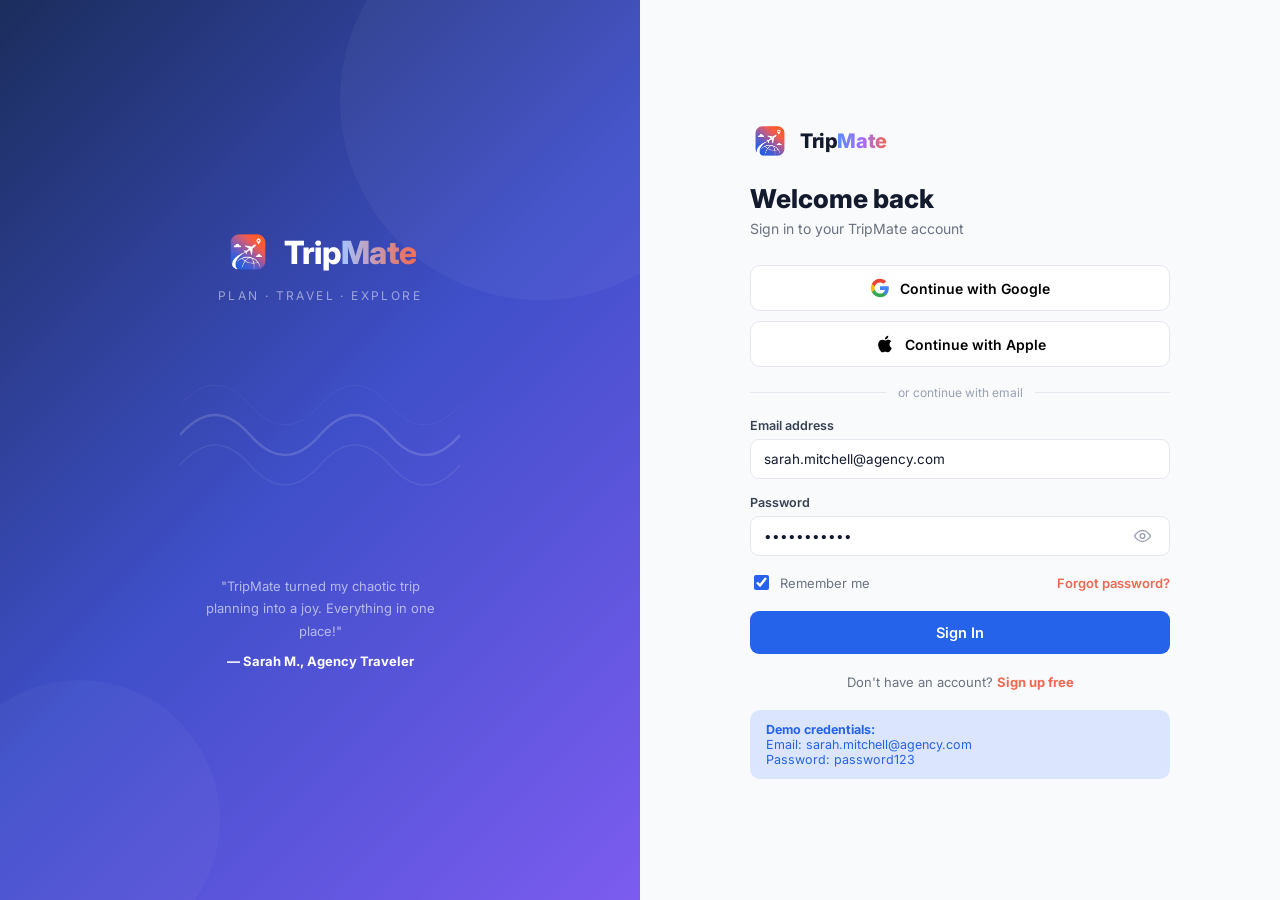
<file: login.html>
<!DOCTYPE html>
<html lang="en">
<head>
<meta charset="UTF-8">
<meta name="viewport" content="width=device-width, initial-scale=1.0">
<title>Sign In — TripMate</title>
<link rel="icon" type="image/png" href="uploads/avatars/Icon.png">
<link rel="stylesheet" href="css/styles.css">
</head>
<body>
<div class="auth-split">

  <!-- Art Panel -->
  <div class="auth-art">
    <div class="auth-art-logo" style="display:flex;align-items:center;gap:12px">
      <img src="uploads/avatars/Icon.png" alt="TripMate" width="48" height="48" style="border-radius:13px;object-fit:cover;display:block">
      <span><span class="trip">Trip</span><span class="mate">Mate</span></span>
    </div>
    <div class="auth-art-tag">PLAN &middot; TRAVEL &middot; EXPLORE</div>
    <svg class="auth-art-wave" width="280" height="200" viewBox="0 0 280 200" fill="none">
      <path d="M0 100 Q35 60 70 100 Q105 140 140 100 Q175 60 210 100 Q245 140 280 100" stroke="white" stroke-width="2.5" fill="none"/>
      <path d="M0 130 Q35 90 70 130 Q105 170 140 130 Q175 90 210 130 Q245 170 280 130" stroke="white" stroke-width="1.5" fill="none" opacity=".5"/>
      <path d="M0 70 Q35 30 70 70 Q105 110 140 70 Q175 30 210 70 Q245 110 280 70" stroke="white" stroke-width="1" fill="none" opacity=".3"/>
    </svg>
    <div style="margin-top:40px;text-align:center;color:rgba(255,255,255,.6);font-size:13px;line-height:1.7;max-width:240px">
      "TripMate turned my chaotic trip planning into a joy. Everything in one place!"
      <br><strong style="color:#fff;margin-top:8px;display:block">— Sarah M., Agency Traveler</strong>
    </div>
  </div>

  <!-- Form Panel -->
  <div class="auth-panel">
    <div class="auth-box">
      <div style="display:flex;align-items:center;gap:10px;margin-bottom:22px">
        <img src="uploads/avatars/Icon.png" alt="TripMate" width="40" height="40" style="border-radius:11px;object-fit:cover">
        <span style="font-size:20px;font-weight:800;letter-spacing:-.02em"><span style="color:var(--text)">Trip</span><span style="background:linear-gradient(90deg,#5b8dff,#a06bff,#f2684f);-webkit-background-clip:text;background-clip:text;color:transparent">Mate</span></span>
      </div>
      <h2>Welcome back</h2>
      <p class="sub">Sign in to your TripMate account</p>

      <!-- Google OAuth -->
      <button class="oauth-btn" onclick="oauthLogin('google')">
        <svg width="20" height="20" viewBox="0 0 24 24"><path d="M22.56 12.25c0-.78-.07-1.53-.2-2.25H12v4.26h5.92c-.26 1.37-1.04 2.53-2.21 3.31v2.77h3.57c2.08-1.92 3.28-4.74 3.28-8.09z" fill="#4285F4"/><path d="M12 23c2.97 0 5.46-.98 7.28-2.66l-3.57-2.77c-.98.66-2.23 1.06-3.71 1.06-2.86 0-5.29-1.93-6.16-4.53H2.18v2.84C3.99 20.53 7.7 23 12 23z" fill="#34A853"/><path d="M5.84 14.09c-.22-.66-.35-1.36-.35-2.09s.13-1.43.35-2.09V7.07H2.18C1.43 8.55 1 10.22 1 12s.43 3.45 1.18 4.93l3.66-2.84z" fill="#FBBC05"/><path d="M12 5.38c1.62 0 3.06.56 4.21 1.64l3.15-3.15C17.45 2.09 14.97 1 12 1 7.7 1 3.99 3.47 2.18 7.07l3.66 2.84c.87-2.6 3.3-4.53 6.16-4.53z" fill="#EA4335"/></svg>
        Continue with Google
      </button>
      <button class="oauth-btn" onclick="oauthLogin('apple')">
        <svg width="20" height="20" viewBox="0 0 24 24" fill="currentColor"><path d="M18.71 19.5c-.83 1.24-1.71 2.45-3.05 2.47-1.34.03-1.77-.79-3.29-.79-1.53 0-2 .77-3.27.82-1.31.05-2.3-1.32-3.14-2.53C4.25 17 2.94 12.45 4.7 9.39c.87-1.52 2.43-2.48 4.12-2.51 1.28-.02 2.5.87 3.29.87.78 0 2.26-1.07 3.8-.91.65.03 2.47.26 3.64 1.98-.09.06-2.17 1.28-2.15 3.81.03 3.02 2.65 4.03 2.68 4.04-.03.07-.42 1.44-1.38 2.83M13 3.5c.73-.83 1.94-1.46 2.94-1.5.13 1.17-.34 2.35-1.04 3.19-.69.85-1.83 1.51-2.95 1.42-.15-1.15.41-2.35 1.05-3.11z"/></svg>
        Continue with Apple
      </button>

      <div class="or-divider">or continue with email</div>

      <form id="loginForm" onsubmit="handleLogin(event)">
        <div class="field">
          <label>Email address</label>
          <input type="email" id="loginEmail" placeholder="you@example.com" value="sarah.mitchell@agency.com" required autocomplete="email">
        </div>
        <div class="field">
          <label>Password</label>
          <div class="pass-wrap">
            <input type="password" id="loginPass" placeholder="Your password" value="password123" required autocomplete="current-password">
            <button type="button" class="pass-eye" onclick="togglePassword('loginPass', this)" aria-label="Show password">
              <svg class="icon" viewBox="0 0 24 24"><use href="#i-eye"/></svg>
            </button>
          </div>
        </div>
        <div style="display:flex;align-items:center;justify-content:space-between;margin-bottom:18px">
          <label class="checkbox-row">
            <input type="checkbox" checked> Remember me
          </label>
          <a href="forgot-password.html" style="font-size:13px;color:var(--coral-500);font-weight:600">Forgot password?</a>
        </div>
        <button type="submit" class="btn btn-primary btn-block btn-lg" id="loginBtn">Sign In</button>
      </form>

      <p class="auth-footer">Don't have an account? <a href="signup.html">Sign up free</a></p>

      <div style="margin-top:20px;padding:12px 16px;background:var(--blue-100);border-radius:10px;font-size:12.5px;color:var(--blue-600)">
        <strong>Demo credentials:</strong><br>
        Email: sarah.mitchell@agency.com<br>
        Password: password123
      </div>
    </div>
  </div>
</div>

<script src="js/app.js"></script>
<script>
  // Inject icon sprite for toggle
  document.body.insertAdjacentHTML('afterbegin', `<svg xmlns="http://www.w3.org/2000/svg" style="display:none">
    <symbol id="i-eye" viewBox="0 0 24 24"><path d="M2 12s3.6-7 10-7 10 7 10 7-3.6 7-10 7-10-7-10-7z"/><circle cx="12" cy="12" r="3"/></symbol>
    <symbol id="i-eye-off" viewBox="0 0 24 24"><path d="M17.9 17.9A10 10 0 0 1 12 19c-6.4 0-10-7-10-7a17.5 17.5 0 0 1 4.1-5.1M9.9 4.2A10 10 0 0 1 12 4c6.4 0 10 7 10 7a17.5 17.5 0 0 1-2.4 3.4M3 3l18 18"/><circle cx="12" cy="12" r="3"/></symbol>
  </svg>`);

  function handleLogin(e) {
    e.preventDefault();
    const email = document.getElementById('loginEmail').value.trim();
    const pass  = document.getElementById('loginPass').value;
    const btn   = document.getElementById('loginBtn');

    if (!email || !pass) { alert('Please enter your email and password.'); return; }

    btn.textContent = 'Signing in…';
    btn.disabled = true;

    // Simulate auth delay
    setTimeout(() => {
      // Update user state
      const state = getState();
      if (email !== 'sarah.mitchell@agency.com') {
        state.user.email = email;
        state.user.name  = email.split('@')[0].replace(/[._]/g,' ').replace(/\b\w/g,c=>c.toUpperCase());
      }
      setState(state);
      window.location.href = 'dashboard.html';
    }, 900);
  }

  function oauthLogin(provider) {
    const btn = document.querySelector(`.oauth-btn[onclick="oauthLogin('${provider}')"]`);
    if (btn) { btn.textContent = 'Connecting…'; btn.disabled = true; }
    setTimeout(() => { window.location.href = 'dashboard.html'; }, 1200);
  }

  function togglePassword(inputId, btn) {
    const input = document.getElementById(inputId);
    const isPass = input.type === 'password';
    input.type = isPass ? 'text' : 'password';
    btn.innerHTML = isPass
      ? `<svg class="icon" viewBox="0 0 24 24"><use href="#i-eye-off"/></svg>`
      : `<svg class="icon" viewBox="0 0 24 24"><use href="#i-eye"/></svg>`;
  }
</script>
</body>
</html>
</file>
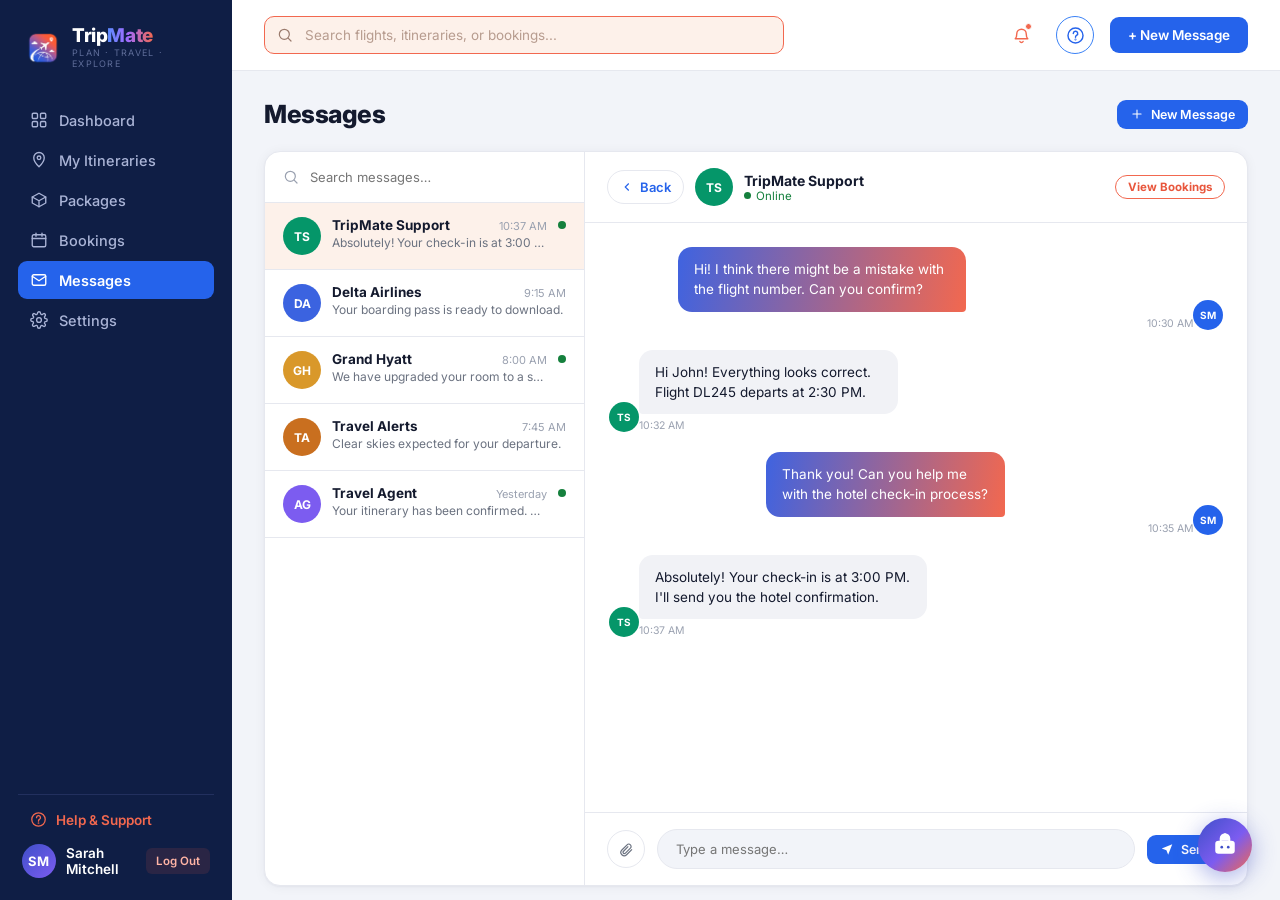
<file: messages.html>
<!DOCTYPE html>
<html lang="en">
<head>
<meta charset="UTF-8">
<meta name="viewport" content="width=device-width, initial-scale=1.0">
<title>Messages — TripMate</title>
<link rel="icon" type="image/png" href="uploads/avatars/Icon.png">
<link rel="stylesheet" href="css/styles.css">
</head>
<body>
<div class="app-shell">
  <div id="sidebar-mount"></div>
  <div class="main-col">
    <div id="mobile-header-mount"></div>
    <div id="topbar-mount"></div>
    <div class="page" style="padding-bottom:0">
      <div class="page-title anim-fade-up" style="display:flex;align-items:center">
        Messages
        <button class="btn btn-primary btn-sm" style="margin-left:auto" onclick="startNewMessage()">
          <svg class="icon" style="width:14px;height:14px" viewBox="0 0 24 24"><path d="M12 5v14M5 12h14"/></svg>New Message
        </button>
      </div>

      <div class="msg-shell anim-fade-up delay-1" id="msgShell">
        <!-- Conversation List -->
        <div class="conv-list" id="convList">
          <div class="conv-search">
            <svg class="icon" style="stroke:var(--text-faint);fill:none" viewBox="0 0 24 24"><circle cx="11" cy="11" r="7.5"/><path d="m21 21-4.3-4.3"/></svg>
            <input type="text" id="convSearch" placeholder="Search messages…" oninput="filterConvs()">
          </div>
          <div id="convListItems"></div>
        </div>

        <!-- Chat Column -->
        <div class="chat-col" id="chatCol">
          <div id="chatHead" class="chat-head"></div>
          <div id="chatMessages" class="chat-body"></div>
          <div class="chat-input-bar">
            <button class="topbar-icon-btn" style="flex-shrink:0" title="Attach file" onclick="showToast('File attachments coming soon!','info')">
              <svg style="width:16px;height:16px;stroke:var(--text-muted);fill:none;stroke-width:1.8" viewBox="0 0 24 24"><path d="M21 12.5 12.9 20.6a5 5 0 0 1-7.1-7.1L13.6 5.7a3.5 3.5 0 0 1 5 5L10.8 18.5a2 2 0 0 1-2.8-2.8L15.4 8"/></svg>
            </button>
            <input type="text" id="msgInput" placeholder="Type a message…"
              onkeydown="if(event.key==='Enter')sendMessage()">
            <button class="btn btn-primary btn-sm" onclick="sendMessage()">
              <svg style="width:14px;height:14px;fill:white" viewBox="0 0 24 24"><path d="m3 11 18-7-7 18-3-8z"/></svg>Send
            </button>
          </div>
        </div>
      </div>
    </div>
  </div>
</div>

<!-- New Message Modal -->
<div class="tm-modal-overlay" id="newMsgModal">
  <div class="tm-modal">
    <button class="tm-modal-close" onclick="closeNewMsg()">&times;</button>
    <div class="tm-modal-icon" style="background:var(--blue-100)">
      <svg class="icon" style="stroke:var(--blue-600)" viewBox="0 0 24 24"><rect x="3" y="5" width="18" height="14" rx="2"/><path d="m3 7 9 6 9-6"/></svg>
    </div>
    <div class="tm-modal-h">New Message</div>
    <div class="tm-modal-sub">Start a new conversation</div>
    <div class="field"><label>To</label>
      <select id="newMsgTo">
        <option value="TripMate Support">TripMate Support</option>
        <option value="Delta Airlines">Delta Airlines</option>
        <option value="Grand Hyatt">Grand Hyatt</option>
        <option value="Travel Agent">Travel Agent</option>
      </select>
    </div>
    <div class="field"><label>Message <span class="req">*</span></label>
      <textarea id="newMsgText" rows="4" placeholder="Write your message…"></textarea>
    </div>
    <div class="tm-modal-footer">
      <button class="btn btn-outline" onclick="closeNewMsg()">Cancel</button>
      <button class="btn btn-primary" onclick="sendNewMessage()">Send Message</button>
    </div>
  </div>
</div>

<script src="js/app.js"></script>
<script src="js/chatbot.js"></script>
<script>
tmMountLayout('messages', { cta: { label:'+ New Message', href:'messages.html' } });

let activeConv = 'TripMate Support';

const CONVERSATIONS = [
  { name:'TripMate Support', avatar:'TS', color:'#059669', online:true,  lastMsg:'Absolutely! Your check-in is at 3:00 PM.',            time:'10:37 AM' },
  { name:'Delta Airlines',   avatar:'DA', color:'#3b63e0', online:false, lastMsg:'Your boarding pass is ready to download.',             time:'9:15 AM'  },
  { name:'Grand Hyatt',      avatar:'GH', color:'#d9982a', online:true,  lastMsg:'We have upgraded your room to a suite.',               time:'8:00 AM'  },
  { name:'Travel Alerts',    avatar:'TA', color:'#c96f1f', online:false, lastMsg:'Clear skies expected for your departure.',             time:'7:45 AM'  },
  { name:'Travel Agent',     avatar:'AG', color:'#7c5cf0', online:true,  lastMsg:'Your itinerary has been confirmed. Have a great trip!', time:'Yesterday' }
];

function renderConvList(filter = '') {
  const convs = filter
    ? CONVERSATIONS.filter(c => c.name.toLowerCase().includes(filter.toLowerCase()) || c.lastMsg.toLowerCase().includes(filter.toLowerCase()))
    : CONVERSATIONS;

  document.getElementById('convListItems').innerHTML = convs.map(c => `
    <div class="conv-item ${c.name===activeConv?'active':''}" onclick="selectConv('${c.name}')">
      <div class="conv-avatar" style="background:${c.color}">${c.avatar}</div>
      <div class="conv-body">
        <div class="conv-top">
          <span class="conv-name">${escHtml(c.name)}</span>
          <span class="conv-time">${c.time}</span>
        </div>
        <div class="conv-preview">${escHtml(c.lastMsg)}</div>
      </div>
      ${c.online ? `<div style="width:8px;height:8px;border-radius:50%;background:var(--green-600);flex-shrink:0;margin-top:4px"></div>` : ''}
    </div>`).join('');
}

function filterConvs() {
  renderConvList(document.getElementById('convSearch').value);
}

function selectConv(name) {
  activeConv = name;
  renderConvList(document.getElementById('convSearch').value);
  renderChat();
  // Mobile: show chat column
  document.getElementById('msgShell').classList.add('chat-open');
}

function renderChat() {
  const conv = CONVERSATIONS.find(c => c.name === activeConv);
  const state = getState();

  // Head
  document.getElementById('chatHead').innerHTML = `
    <button class="msg-back-btn" onclick="document.getElementById('msgShell').classList.remove('chat-open')">
      <svg style="width:14px;height:14px;stroke:currentColor;fill:none;stroke-width:2" viewBox="0 0 24 24"><path d="m15 18-6-6 6-6"/></svg> Back
    </button>
    <div class="conv-avatar" style="background:${conv?.color||'#059669'};width:38px;height:38px;border-radius:50%;display:flex;align-items:center;justify-content:center;color:#fff;font-size:12px;font-weight:700">${conv?.avatar||'?'}</div>
    <div>
      <div style="font-weight:700;font-size:14px">${escHtml(activeConv)}</div>
      <div class="status">${conv?.online?'Online':'Offline'}</div>
    </div>
    <div class="spacer"></div>
    <a href="bookings.html" class="badge badge-outline" style="font-size:11.5px">View Bookings</a>`;

  // Messages — filter from state by sender or TripMate Support thread
  const msgs = state.messages.filter(m =>
    m.sender === activeConv || (activeConv === 'TripMate Support' && (m.out || m.sender === 'TripMate Support'))
  );

  const userInitials = state.user.name.split(' ').map(w=>w[0]).join('').slice(0,2).toUpperCase();

  const msgsHtml = msgs.length ? msgs.map(m => `
    <div class="msg-row ${m.out?'out':'in'}">
      ${!m.out ? `<div class="conv-avatar" style="background:${m.color||conv?.color||'#059669'};width:30px;height:30px;border-radius:50%;display:flex;align-items:center;justify-content:center;color:#fff;font-size:10px;font-weight:700;flex-shrink:0;align-self:flex-end">${m.avatar}</div>` : ''}
      <div>
        <div class="bubble ${m.out?'out':'in'}">${escHtml(m.text)}</div>
        <div class="msg-time-label">${m.time||''}</div>
      </div>
      ${m.out ? `<div class="conv-avatar" style="background:var(--blue-600);width:30px;height:30px;border-radius:50%;display:flex;align-items:center;justify-content:center;color:#fff;font-size:10px;font-weight:700;flex-shrink:0;align-self:flex-end">${userInitials}</div>` : ''}
    </div>`).join('') :
    `<div style="text-align:center;color:var(--text-faint);font-size:13px;padding:32px">No messages yet. Say hello!</div>`;

  document.getElementById('chatMessages').innerHTML = msgsHtml;
  document.getElementById('chatMessages').scrollTop = 99999;
}

function sendMessage() {
  const input = document.getElementById('msgInput');
  const text  = input.value.trim();
  if (!text) return;

  const now   = new Date().toLocaleTimeString('en-US',{hour:'numeric',minute:'2-digit'});
  const state = getState();
  const userInitials = state.user.name.split(' ').map(w=>w[0]).join('').slice(0,2).toUpperCase();

  // Add to state messages
  state.messages.push({
    id: Date.now(), sender: state.user.name, avatar: userInitials,
    color: '#2563eb', text, out: true, time: now
  });
  setState(state);

  input.value = '';
  renderChat();

  // Simulate reply
  setTimeout(() => {
    const replies = {
      'TripMate Support': ["Thanks for reaching out! We'll look into that right away.", "Got it! Our team will follow up within 24 hours.", "Absolutely, I can help with that. Let me check your booking details."],
      'Delta Airlines':   ["Thank you for contacting Delta Airlines. How can we assist you?", "Your flight status is confirmed. Is there anything else we can help with?"],
      'Grand Hyatt':      ["Thank you for your message. We look forward to welcoming you soon!", "Our concierge team will be happy to assist with your requests."],
      'Travel Alerts':    ["Travel alert update: All conditions are normal for your destination.", "New advisory: Please check local regulations before travel."],
      'Travel Agent':     ["I'm checking availability right now. I'll have options for you shortly!", "Great news — I've found some excellent options for your trip."]
    };
    const pool  = replies[activeConv] || ["Thanks for your message! We'll get back to you soon."];
    const reply = pool[Math.floor(Math.random()*pool.length)];
    const conv  = CONVERSATIONS.find(c=>c.name===activeConv);
    const s     = getState();
    s.messages.push({
      id: Date.now()+1, sender: activeConv,
      avatar: conv?.avatar||'?', color: conv?.color||'#059669',
      text: reply, out: false,
      time: new Date().toLocaleTimeString('en-US',{hour:'numeric',minute:'2-digit'})
    });
    setState(s);
    renderChat();
  }, 1200 + Math.random()*800);
}

function startNewMessage() {
  document.getElementById('newMsgTo').value   = 'TripMate Support';
  document.getElementById('newMsgText').value = '';
  document.getElementById('newMsgModal').classList.add('open');
  document.body.style.overflow = 'hidden';
}
function closeNewMsg() {
  document.getElementById('newMsgModal').classList.remove('open');
  document.body.style.overflow = '';
}
function sendNewMessage() {
  const to   = document.getElementById('newMsgTo').value;
  const text = document.getElementById('newMsgText').value.trim();
  if (!text) { showToast('Please enter a message', 'error'); return; }
  closeNewMsg();
  activeConv = to;
  const state = getState();
  state.messages.push({
    id: Date.now(), sender: state.user.name,
    avatar: state.user.name.split(' ').map(w=>w[0]).join('').slice(0,2).toUpperCase(),
    color: '#2563eb', text, out: true,
    time: new Date().toLocaleTimeString('en-US',{hour:'numeric',minute:'2-digit'})
  });
  setState(state);
  renderConvList();
  renderChat();
  document.getElementById('msgShell').classList.add('chat-open');
  showToast(`Message sent to ${to}`, 'success');
}

// Init
renderConvList();
renderChat();
</script>
</body>
</html>
</file>
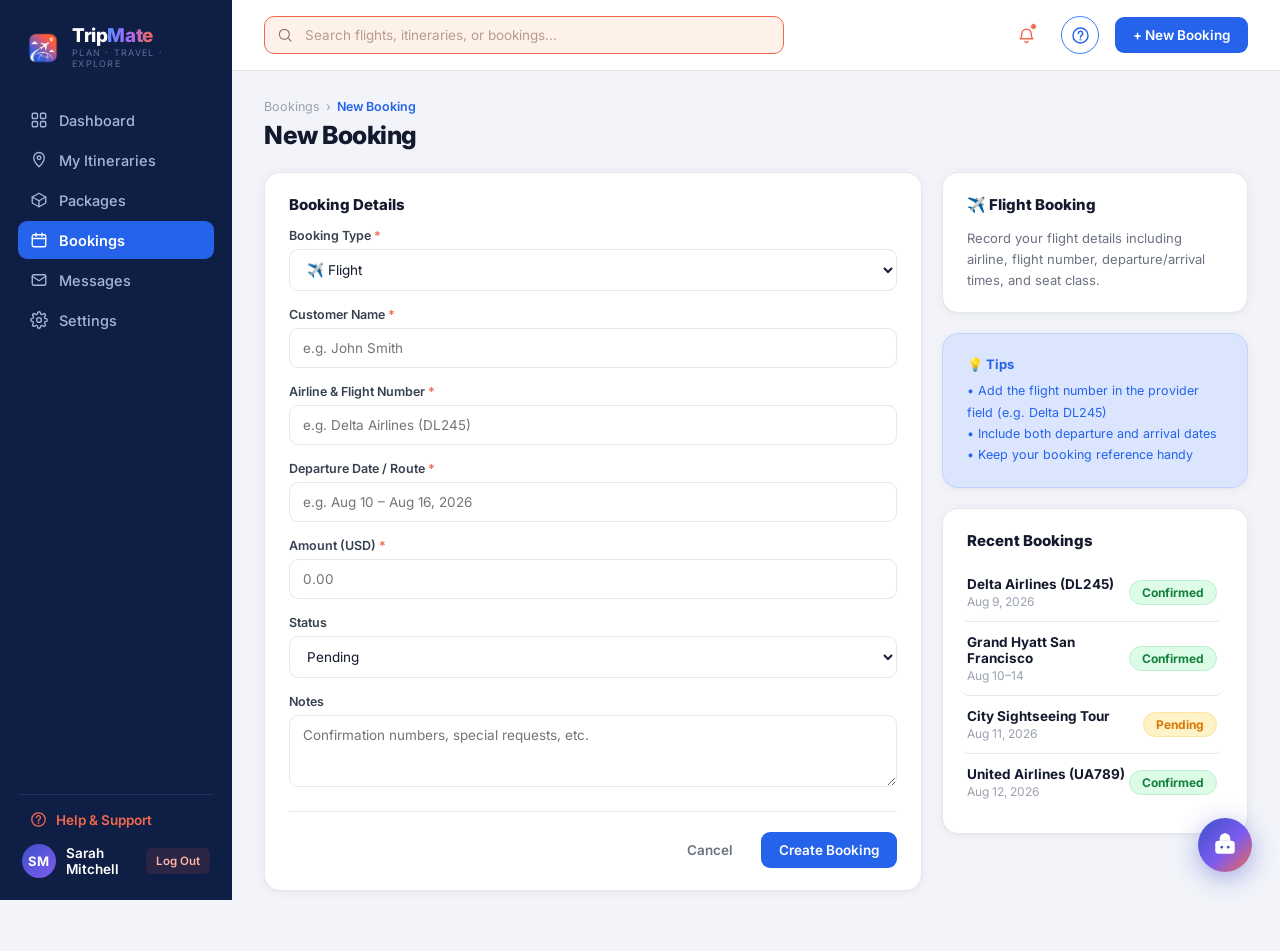
<file: new-booking.html>
<!DOCTYPE html>
<html lang="en">
<head>
<meta charset="UTF-8">
<meta name="viewport" content="width=device-width, initial-scale=1.0">
<title>New Booking — TripMate</title>
<link rel="icon" type="image/png" href="uploads/avatars/Icon.png">
<link rel="stylesheet" href="css/styles.css">
</head>
<body>
<div class="app-shell">
  <div id="sidebar-mount"></div>
  <div class="main-col">
    <div id="mobile-header-mount"></div>
    <div id="topbar-mount"></div>
    <div class="page">
      <div class="page-breadcrumb anim-fade">
        <a href="bookings.html">Bookings</a>
        <span>›</span>
        <span class="current" id="breadcrumbLabel">New Booking</span>
      </div>
      <div class="page-title anim-fade-up" id="pageHeading">New Booking</div>

      <div class="grid g-2col anim-fade-up delay-1">
        <div>
          <div class="card card-pad">
            <div class="card-h">Booking Details</div>
            <form id="bookingForm" onsubmit="saveBooking(event)">

              <div class="field">
                <label>Booking Type <span class="req">*</span></label>
                <select id="bkType" required onchange="updateTypeUI()">
                  <option value="Flight">✈️ Flight</option>
                  <option value="Hotel">🏨 Hotel</option>
                  <option value="Tour / Excursion">🧭 Tour / Excursion</option>
                </select>
              </div>

              <div class="field">
                <label>Customer Name <span class="req">*</span></label>
                <input type="text" id="bkCustomer" placeholder="e.g. John Smith" required>
              </div>

              <div class="field">
                <label id="providerLabel">Service Provider <span class="req">*</span></label>
                <input type="text" id="bkProvider" placeholder="e.g. Delta Airlines" required>
              </div>

              <div class="field">
                <label id="datesLabel">Travel Dates <span class="req">*</span></label>
                <input type="text" id="bkDates" placeholder="e.g. Aug 10 – Aug 16, 2026" required>
              </div>

              <div class="field">
                <label>Amount (USD) <span class="req">*</span></label>
                <input type="number" id="bkAmount" placeholder="0.00" min="0" step="0.01" required>
              </div>

              <div class="field">
                <label>Status</label>
                <select id="bkStatus">
                  <option value="Pending">Pending</option>
                  <option value="Confirmed">Confirmed</option>
                  <option value="Cancelled">Cancelled</option>
                </select>
              </div>

              <div class="field">
                <label>Notes</label>
                <textarea id="bkNotes" rows="3" placeholder="Confirmation numbers, special requests, etc."></textarea>
              </div>

              <div class="form-actions">
                <a href="bookings.html" class="btn btn-ghost">Cancel</a>
                <button type="submit" class="btn btn-primary" id="submitBtn">Create Booking</button>
              </div>
            </form>
          </div>
        </div>

        <!-- Sidebar info -->
        <div class="stack">
          <div class="card card-pad" id="typeInfoCard">
            <div class="card-h" id="typeInfoTitle">✈️ Flight Booking</div>
            <p id="typeInfoBody" style="font-size:13px;color:var(--text-muted);line-height:1.6"></p>
          </div>

          <div class="card card-pad" style="background:var(--blue-100);border-color:#c1d4fd">
            <div style="font-size:13px;font-weight:700;color:var(--blue-600);margin-bottom:8px">💡 Tips</div>
            <div id="typeTips" style="font-size:12.5px;color:var(--blue-600);line-height:1.7"></div>
          </div>

          <div class="card card-pad">
            <div class="card-h">Recent Bookings</div>
            <div id="recentBkList"></div>
          </div>
        </div>
      </div>
    </div>
  </div>
</div>

<script src="js/app.js"></script>
<script src="js/chatbot.js"></script>
<script>
tmMountLayout('bookings', { cta: { label:'+ New Booking', href:'new-booking.html' } });

const TYPE_INFO = {
  'Flight': {
    icon: '✈️', title: 'Flight Booking',
    body: 'Record your flight details including airline, flight number, departure/arrival times, and seat class.',
    tips: ['Add the flight number in the provider field (e.g. Delta DL245)', 'Include both departure and arrival dates', 'Keep your booking reference handy']
  },
  'Hotel': {
    icon: '🏨', title: 'Hotel Booking',
    body: 'Track your hotel reservation with check-in/out dates, room type, and confirmation number.',
    tips: ['Include check-in and check-out dates', 'Note your room type or special requests', 'Save the hotel confirmation number']
  },
  'Tour / Excursion': {
    icon: '🧭', title: 'Tour / Excursion Booking',
    body: 'Log tours, activities, transfers, and excursion bookings with operator details and meeting points.',
    tips: ['Note the meeting point or pickup location', 'Include the tour operator contact info', 'Check cancellation policy in notes']
  }
};

let editId = null;

function init() {
  const params  = new URLSearchParams(window.location.search);
  const typeParam = params.get('type');
  editId = parseInt(params.get('edit')) || null;

  if (editId) {
    loadEditMode(editId);
  } else if (typeParam) {
    document.getElementById('bkType').value = decodeURIComponent(typeParam);
    const prov = params.get('provider');
    if (prov) document.getElementById('bkProvider').value = decodeURIComponent(prov);
  }

  updateTypeUI();
  renderRecentBookings();
}

function loadEditMode(id) {
  const state = getState();
  const bk    = state.bookings.find(b => b.id === id);
  if (!bk) { window.location.href = 'bookings.html'; return; }

  document.getElementById('breadcrumbLabel').textContent = 'Edit Booking';
  document.getElementById('pageHeading').textContent     = 'Edit Booking';
  document.getElementById('submitBtn').textContent       = 'Save Changes';

  document.getElementById('bkType').value     = bk.type;
  document.getElementById('bkCustomer').value = bk.customer;
  document.getElementById('bkProvider').value = bk.provider;
  document.getElementById('bkDates').value    = bk.dates;
  document.getElementById('bkAmount').value   = bk.amount;
  document.getElementById('bkStatus').value   = bk.status;
}

function updateTypeUI() {
  const type = document.getElementById('bkType').value;
  const info = TYPE_INFO[type] || TYPE_INFO['Flight'];
  document.getElementById('typeInfoTitle').textContent = `${info.icon} ${info.title}`;
  document.getElementById('typeInfoBody').textContent  = info.body;
  document.getElementById('typeTips').innerHTML        = info.tips.map(t=>`• ${t}`).join('<br>');

  const pLabels = { 'Flight':'Airline & Flight Number','Hotel':'Hotel Name','Tour / Excursion':'Tour Operator' };
  const dLabels = { 'Flight':'Departure Date / Route','Hotel':'Check-in – Check-out Dates','Tour / Excursion':'Tour Date' };
  document.getElementById('providerLabel').innerHTML = `${pLabels[type]||'Service Provider'} <span class="req">*</span>`;
  document.getElementById('datesLabel').innerHTML    = `${dLabels[type]||'Travel Dates'} <span class="req">*</span>`;
  document.getElementById('bkProvider').placeholder  = pLabels[type] === 'Airline & Flight Number' ? 'e.g. Delta Airlines (DL245)' : `e.g. ${pLabels[type]}`;
}

function renderRecentBookings() {
  const state = getState();
  const bks   = state.bookings.slice(0, 4);
  const list  = document.getElementById('recentBkList');
  const statusClass = s => s==='Confirmed'?'badge-green':s==='Pending'?'badge-amber':'badge-red';
  if (!bks.length) { list.innerHTML = `<p style="color:var(--text-faint);font-size:13px">No bookings yet.</p>`; return; }
  list.innerHTML = bks.map(bk=>`
    <div class="booking-row" onclick="openBookingModal(${bk.id})">
      <div>
        <div class="bk-name">${escHtml(bk.provider)}</div>
        <div class="bk-date">${escHtml(bk.dates)}</div>
      </div>
      <span class="badge ${statusClass(bk.status)}">${bk.status}</span>
    </div>`).join('');
}

function saveBooking(e) {
  e.preventDefault();
  const type     = document.getElementById('bkType').value;
  const customer = document.getElementById('bkCustomer').value.trim();
  const provider = document.getElementById('bkProvider').value.trim();
  const dates    = document.getElementById('bkDates').value.trim();
  const amount   = parseFloat(document.getElementById('bkAmount').value) || 0;
  const status   = document.getElementById('bkStatus').value;
  const btn      = document.getElementById('submitBtn');

  btn.textContent = 'Saving…'; btn.disabled = true;

  setTimeout(() => {
    const state = getState();
    if (editId) {
      const bk = state.bookings.find(b => b.id === editId);
      if (bk) { bk.type = type; bk.customer = customer; bk.provider = provider; bk.dates = dates; bk.amount = amount; bk.status = status; }
      setState(state);
      showToast('Booking updated!', 'success');
    } else {
      const ref = 'BK-' + (9020 + state.bookings.length + 1);
      state.bookings.unshift({ id: state.nextBookingId, ref, type, customer, provider, dates, amount, status });
      state.nextBookingId++;
      setState(state);
      showToast('Booking created!', 'success');
    }
    setTimeout(() => window.location.href = 'bookings.html', 800);
  }, 700);
}

init();
</script>
</body>
</html>
</file>
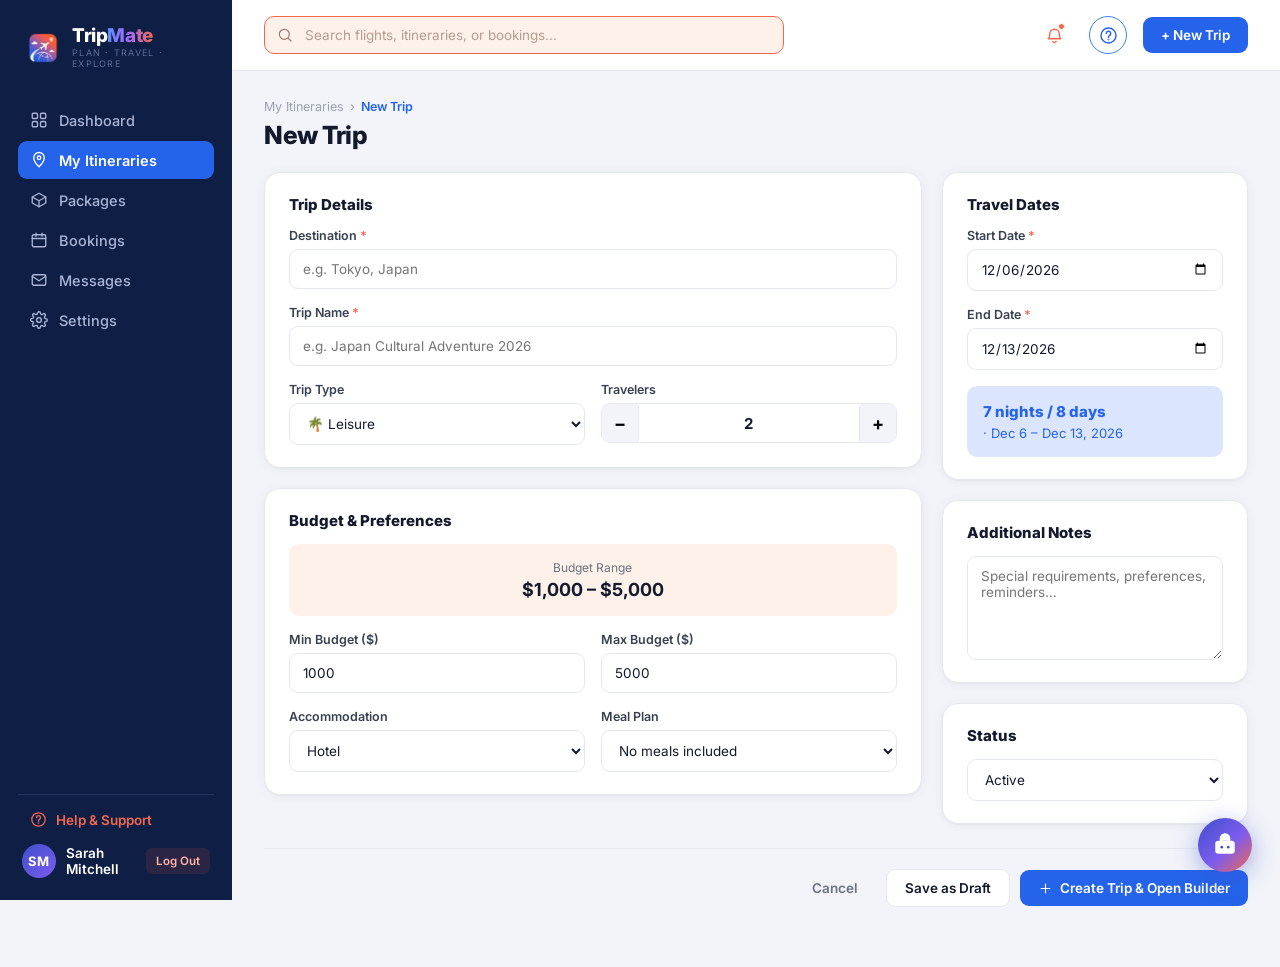
<file: new-trip.html>
<!DOCTYPE html>
<html lang="en">
<head>
<meta charset="UTF-8">
<meta name="viewport" content="width=device-width, initial-scale=1.0">
<title>New Trip — TripMate</title>
<link rel="icon" type="image/png" href="uploads/avatars/Icon.png">
<link rel="stylesheet" href="css/styles.css">
</head>
<body>
<div class="app-shell">
  <div id="sidebar-mount"></div>
  <div class="main-col">
    <div id="mobile-header-mount"></div>
    <div id="topbar-mount"></div>
    <div class="page">
      <div class="page-breadcrumb anim-fade">
        <a href="itineraries.html">My Itineraries</a>
        <span>›</span>
        <span class="current" id="breadcrumbLabel">New Trip</span>
      </div>
      <div class="page-title anim-fade-up" id="pageHeading">New Trip</div>

      <form id="tripForm" onsubmit="saveTrip(event)">
        <div class="grid g-2col">
          <!-- LEFT: Details -->
          <div class="stack">
            <div class="card card-pad anim-fade-up delay-1">
              <div class="card-h">Trip Details</div>

              <div class="field">
                <label>Destination <span class="req">*</span></label>
                <input type="text" id="tripDest" placeholder="e.g. Tokyo, Japan" required>
              </div>

              <div class="field">
                <label>Trip Name <span class="req">*</span></label>
                <input type="text" id="tripName" placeholder="e.g. Japan Cultural Adventure 2026" required>
              </div>

              <div class="field-row">
                <div class="field" style="margin-bottom:0">
                  <label>Trip Type</label>
                  <select id="tripType">
                    <option value="Leisure">🌴 Leisure</option>
                    <option value="Business">💼 Business</option>
                    <option value="Family">👨‍👩‍👧 Family</option>
                    <option value="Adventure">🏔️ Adventure</option>
                  </select>
                </div>
                <div class="field" style="margin-bottom:0">
                  <label>Travelers</label>
                  <div class="stepper">
                    <button type="button" onclick="stepTravelers(-1)">−</button>
                    <span id="travelerCount">2</span>
                    <button type="button" onclick="stepTravelers(1)">+</button>
                  </div>
                </div>
              </div>
            </div>

            <div class="card card-pad anim-fade-up delay-2">
              <div class="card-h">Budget &amp; Preferences</div>

              <div class="budget-display">
                <div style="font-size:12px;color:var(--text-muted);margin-bottom:4px">Budget Range</div>
                <strong id="budgetDisplay">$1,000 – $5,000</strong>
              </div>

              <div class="field-row">
                <div class="field" style="margin-bottom:0">
                  <label>Min Budget ($)</label>
                  <input type="number" id="budgetMin" value="1000" min="0" oninput="updateBudget()">
                </div>
                <div class="field" style="margin-bottom:0">
                  <label>Max Budget ($)</label>
                  <input type="number" id="budgetMax" value="5000" min="0" oninput="updateBudget()">
                </div>
              </div>

              <div style="height:16px"></div>

              <div class="field-row">
                <div class="field" style="margin-bottom:0">
                  <label>Accommodation</label>
                  <select id="tripAccom">
                    <option value="Hotel">Hotel</option>
                    <option value="Hostel">Hostel</option>
                    <option value="Airbnb">Airbnb</option>
                    <option value="Resort">Resort</option>
                    <option value="Camping">Camping</option>
                    <option value="Flexible">Flexible</option>
                  </select>
                </div>
                <div class="field" style="margin-bottom:0">
                  <label>Meal Plan</label>
                  <select id="tripMeal">
                    <option value="No meals included">No meals included</option>
                    <option value="Breakfast Included">Breakfast Included</option>
                    <option value="Half Board">Half Board</option>
                    <option value="Full Board">Full Board</option>
                    <option value="All Inclusive">All Inclusive</option>
                  </select>
                </div>
              </div>
            </div>
          </div>

          <!-- RIGHT: Dates + Notes -->
          <div class="stack">
            <div class="card card-pad anim-slide-r delay-1">
              <div class="card-h">Travel Dates</div>

              <div class="field">
                <label>Start Date <span class="req">*</span></label>
                <input type="date" id="tripStart" required onchange="updateDuration()">
              </div>
              <div class="field">
                <label>End Date <span class="req">*</span></label>
                <input type="date" id="tripEnd" required onchange="updateDuration()">
              </div>

              <div class="date-info" id="durationInfo" style="display:none">
                <strong id="durationText"></strong>
                <span id="durationSub"></span>
              </div>
            </div>

            <div class="card card-pad anim-slide-r delay-2">
              <div class="card-h">Additional Notes</div>
              <div class="field" style="margin-bottom:0">
                <textarea id="tripNotes" rows="5" placeholder="Special requirements, preferences, reminders…" style="resize:vertical"></textarea>
              </div>
            </div>

            <div class="card card-pad anim-slide-r delay-3" id="tripStatusCard">
              <div class="card-h">Status</div>
              <div class="field" style="margin-bottom:0">
                <select id="tripStatus">
                  <option value="active">Active</option>
                  <option value="draft">Draft</option>
                  <option value="completed">Completed</option>
                </select>
              </div>
            </div>
          </div>
        </div>

        <div class="form-actions anim-fade-up delay-3">
          <a href="itineraries.html" class="btn btn-ghost">Cancel</a>
          <button type="button" class="btn btn-outline" onclick="saveTrip(event, true)">Save as Draft</button>
          <button type="submit" class="btn btn-primary" id="submitBtn">
            <svg class="icon" viewBox="0 0 24 24"><path d="M12 5v14M5 12h14"/></svg>
            Create Trip &amp; Open Builder
          </button>
        </div>
      </form>
    </div>
  </div>
</div>

<script src="js/app.js"></script>
<script src="js/chatbot.js"></script>
<script>
tmMountLayout('itineraries', { cta: { label:'+ New Trip', href:'new-trip.html' } });

let travelers = 2;
let editId    = null;

function init() {
  const params = new URLSearchParams(window.location.search);
  editId = parseInt(params.get('edit')) || null;

  // Default start = tomorrow
  const tmr = new Date(); tmr.setDate(tmr.getDate()+1);
  const end = new Date(); end.setDate(end.getDate()+8);
  document.getElementById('tripStart').value = tmr.toISOString().split('T')[0];
  document.getElementById('tripEnd').value   = end.toISOString().split('T')[0];

  if (editId) {
    document.getElementById('breadcrumbLabel').textContent = 'Edit Trip';
    document.getElementById('pageHeading').textContent     = 'Edit Trip';
    document.getElementById('submitBtn').textContent       = 'Save Changes';
    loadEditMode(editId);
  }
  updateDuration();
  updateBudget();
}

function loadEditMode(id) {
  const state = getState();
  const trip  = state.trips.find(t => t.id === id);
  if (!trip) { window.location.href = 'itineraries.html'; return; }

  document.getElementById('tripDest').value  = trip.destination;
  document.getElementById('tripName').value  = trip.name;
  document.getElementById('tripType').value  = trip.type;
  document.getElementById('tripStart').value = trip.startDate;
  document.getElementById('tripEnd').value   = trip.endDate;
  document.getElementById('budgetMin').value = trip.budgetMin;
  document.getElementById('budgetMax').value = trip.budgetMax;
  document.getElementById('tripAccom').value = trip.accommodation;
  document.getElementById('tripMeal').value  = trip.mealPlan;
  document.getElementById('tripNotes').value = trip.notes || '';
  document.getElementById('tripStatus').value= trip.status;
  travelers = trip.travelers;
  document.getElementById('travelerCount').textContent = travelers;
  updateDuration();
  updateBudget();
}

function stepTravelers(delta) {
  travelers = Math.max(1, travelers + delta);
  document.getElementById('travelerCount').textContent = travelers;
}

function updateBudget() {
  const min = parseInt(document.getElementById('budgetMin').value)||0;
  const max = parseInt(document.getElementById('budgetMax').value)||0;
  document.getElementById('budgetDisplay').textContent = `$${min.toLocaleString()} – $${max.toLocaleString()}`;
}

function updateDuration() {
  const s = document.getElementById('tripStart').value;
  const e = document.getElementById('tripEnd').value;
  const info = document.getElementById('durationInfo');
  if (!s || !e) { info.style.display = 'none'; return; }
  const start = new Date(s+'T00:00:00');
  const end   = new Date(e+'T00:00:00');
  const days  = Math.round((end - start) / 86400000);
  if (days < 0) { info.style.display = 'none'; return; }
  info.style.display = '';
  document.getElementById('durationText').textContent = `${days} night${days!==1?'s':''} / ${days+1} day${days+1!==1?'s':''}`;
  document.getElementById('durationSub').textContent  = ` · ${start.toLocaleDateString('en-US',{month:'short',day:'numeric'})} – ${end.toLocaleDateString('en-US',{month:'short',day:'numeric',year:'numeric'})}`;
}

function saveTrip(e, asDraft = false) {
  e.preventDefault();
  const dest  = document.getElementById('tripDest').value.trim();
  const name  = document.getElementById('tripName').value.trim();
  const start = document.getElementById('tripStart').value;
  const end   = document.getElementById('tripEnd').value;

  if (!dest || !name || !start || !end) { showToast('Please fill in all required fields', 'error'); return; }

  const btn = document.getElementById('submitBtn');
  btn.textContent = 'Saving…'; btn.disabled = true;

  setTimeout(() => {
    const state = getState();
    const tripData = {
      name, destination: dest,
      type:          document.getElementById('tripType').value,
      startDate:     start,
      endDate:       end,
      travelers,
      budgetMin:     parseInt(document.getElementById('budgetMin').value)||0,
      budgetMax:     parseInt(document.getElementById('budgetMax').value)||0,
      accommodation: document.getElementById('tripAccom').value,
      mealPlan:      document.getElementById('tripMeal').value,
      notes:         document.getElementById('tripNotes').value,
      status:        asDraft ? 'draft' : document.getElementById('tripStatus').value
    };

    if (editId) {
      const trip = state.trips.find(t => t.id === editId);
      if (trip) Object.assign(trip, tripData);
    } else {
      state.trips.push({ id: state.nextTripId, ...tripData });
      state.nextTripId++;
    }
    setState(state);

    if (asDraft) {
      showToast('Trip saved as draft!', 'success');
      setTimeout(() => window.location.href = 'itineraries.html', 800);
    } else {
      showToast('Trip created!', 'success');
      setTimeout(() => window.location.href = 'trip-builder.html', 800);
    }
  }, 700);
}

init();
</script>
</body>
</html>
</file>
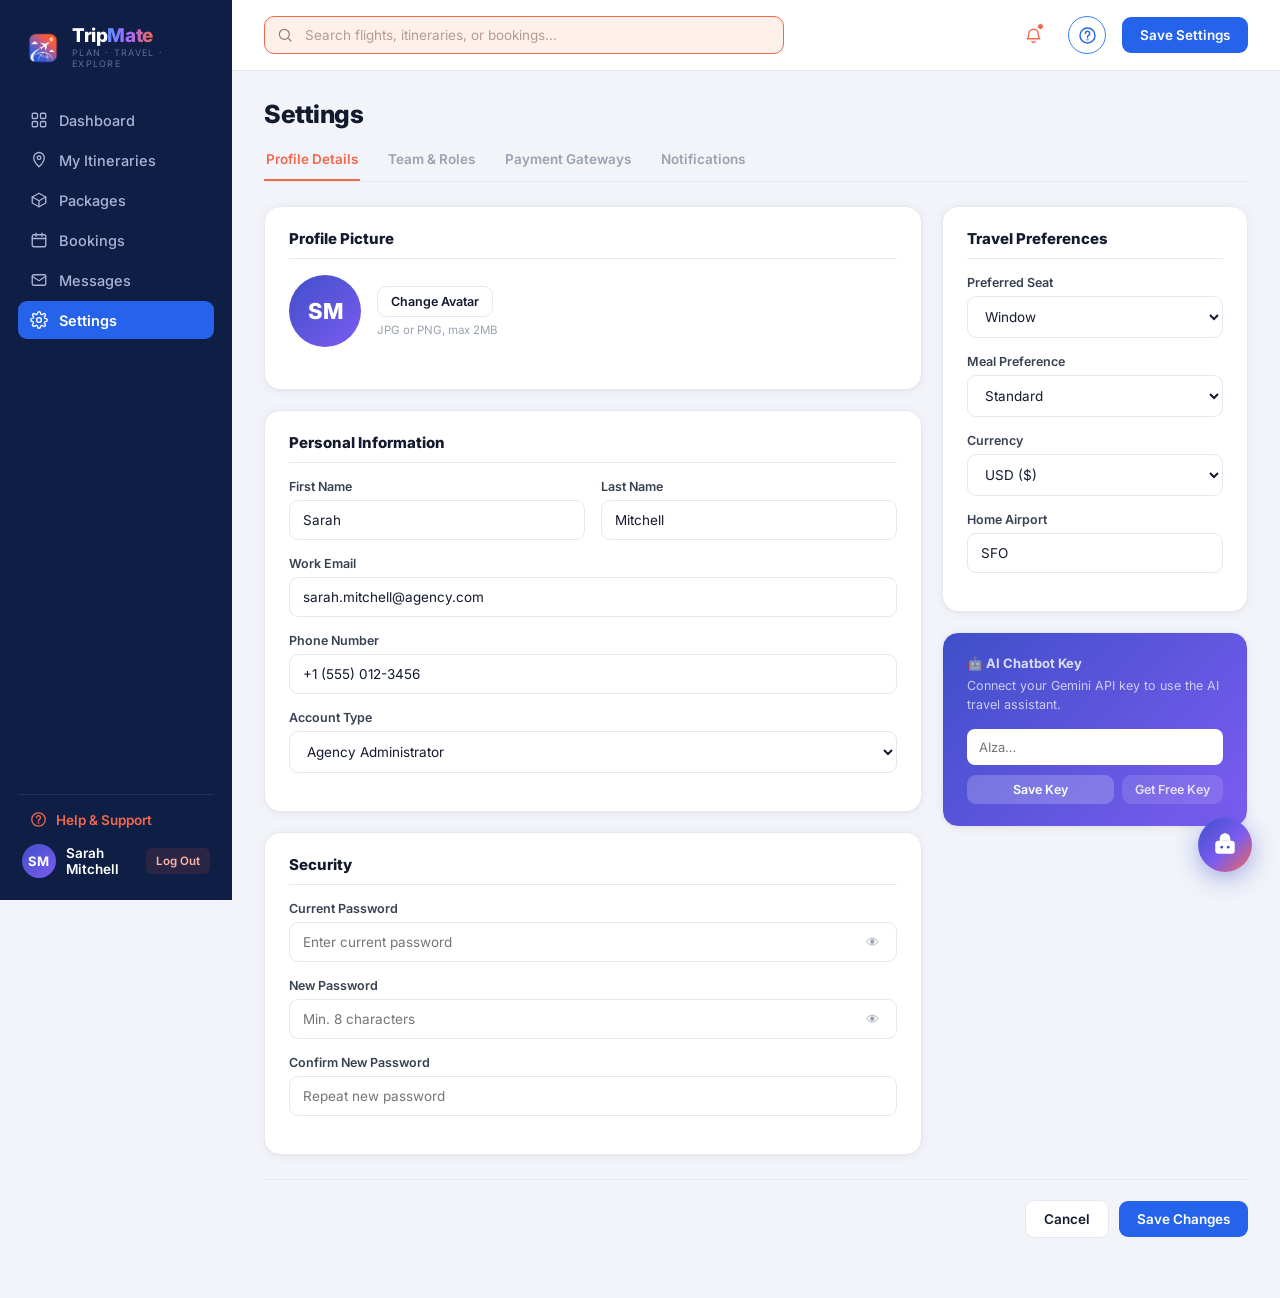
<file: settings.html>
<!DOCTYPE html>
<html lang="en">
<head>
<meta charset="UTF-8">
<meta name="viewport" content="width=device-width, initial-scale=1.0">
<title>Settings — TripMate</title>
<link rel="icon" type="image/png" href="uploads/avatars/Icon.png">
<link rel="stylesheet" href="css/styles.css">
</head>
<body>
<div class="app-shell">
  <div id="sidebar-mount"></div>
  <div class="main-col">
    <div id="mobile-header-mount"></div>
    <div id="topbar-mount"></div>
    <div class="page" id="settingsPage"></div>
  </div>
</div>

<script src="js/app.js"></script>
<script src="js/chatbot.js"></script>
<script>
tmMountLayout('settings', { cta: { label:'Save Settings', href:'#' } });

const TABS = ['profile', 'team', 'payment', 'notifications'];
let activeTab = 'profile';

// Notification prefs in state
function getNotifSettings() {
  const s = getState();
  return s.notifSettings || {
    bookingConfirmation: true, bookingCancellation: true, paymentReceived: true,
    itineraryUpdates: true, weeklySummary: false,
    newMessages: true, tripReminders: true, priceAlerts: false, systemUpdates: true
  };
}
function saveNotifSettings(settings) {
  const s = getState(); s.notifSettings = settings; setState(s);
}

function renderSettings() {
  const state = getState();
  const user  = state.user;
  const notif = getNotifSettings();
  const initials = user.name.split(' ').map(w=>w[0]).join('').slice(0,2).toUpperCase();

  const tabLabels = { profile:'Profile Details', team:'Team & Roles', payment:'Payment Gateways', notifications:'Notifications' };

  let html = `
  <div class="page-title anim-fade-up">Settings</div>

  <!-- Tabs -->
  <div class="tabs anim-fade-up delay-1" style="margin-bottom:24px">
    ${TABS.map(t => `<button class="tab ${t===activeTab?'active':''}" onclick="switchTab('${t}')">${tabLabels[t]}</button>`).join('')}
  </div>

  <div id="tabContent">`;

  if (activeTab === 'profile') {
    html += `
    <div class="grid g-2col">
      <div class="stack">
        <div class="card card-pad anim-fade-up">
          <div class="settings-section-title">Profile Picture</div>
          <div class="avatar-upload">
            <div class="avatar-preview" id="avatarPreview" style="background:linear-gradient(135deg,#3f4fc9,#7c5cf0);color:#fff;font-size:22px;font-weight:800">
              ${user.avatar
                ? `<img src="${user.avatar}" alt="Avatar" style="width:100%;height:100%;object-fit:cover;border-radius:50%">`
                : `<span>${initials}</span>`}
            </div>
            <div>
              <button class="btn btn-outline btn-sm" onclick="document.getElementById('avatarFile').click()">Change Avatar</button>
              <input type="file" id="avatarFile" accept="image/*" style="display:none" onchange="handleAvatarUpload(this)">
              ${user.avatar ? `<button class="btn btn-ghost btn-sm" onclick="removeAvatar()" style="margin-top:6px;display:block">Remove</button>` : ''}
              <div class="help-text" style="margin-top:6px">JPG or PNG, max 2MB</div>
            </div>
          </div>
        </div>

        <div class="card card-pad anim-fade-up delay-1">
          <div class="settings-section-title">Personal Information</div>
          <div class="field-row">
            <div class="field">
              <label>First Name</label>
              <input type="text" id="settFirstName" value="${escHtml(user.name.split(' ')[0]||'')}">
            </div>
            <div class="field">
              <label>Last Name</label>
              <input type="text" id="settLastName" value="${escHtml(user.name.split(' ').slice(1).join(' ')||'')}">
            </div>
          </div>
          <div class="field">
            <label>Work Email</label>
            <input type="email" id="settEmail" value="${escHtml(user.email)}">
          </div>
          <div class="field">
            <label>Phone Number</label>
            <input type="tel" id="settPhone" value="${escHtml(user.phone||'')}">
          </div>
          <div class="field">
            <label>Account Type</label>
            <select id="settAcctType">
              <option value="traveler" ${user.accountType==='traveler'?'selected':''}>Traveler</option>
              <option value="agency"   ${user.accountType==='agency'?'selected':''}>Agency Administrator</option>
            </select>
          </div>
        </div>

        <div class="card card-pad anim-fade-up delay-2">
          <div class="settings-section-title">Security</div>
          <div class="field">
            <label>Current Password</label>
            <div class="pass-wrap">
              <input type="password" id="curPass" placeholder="Enter current password">
              <button type="button" class="pass-eye" onclick="togglePass('curPass')" style="background:none;border:none;cursor:pointer;position:absolute;right:12px;top:50%;transform:translateY(-50%)">👁</button>
            </div>
          </div>
          <div class="field">
            <label>New Password</label>
            <div class="pass-wrap">
              <input type="password" id="newPass" placeholder="Min. 8 characters">
              <button type="button" class="pass-eye" onclick="togglePass('newPass')" style="background:none;border:none;cursor:pointer;position:absolute;right:12px;top:50%;transform:translateY(-50%)">👁</button>
            </div>
          </div>
          <div class="field">
            <label>Confirm New Password</label>
            <input type="password" id="confPass" placeholder="Repeat new password">
          </div>
        </div>
      </div>

      <div class="stack">
        <div class="card card-pad anim-slide-r">
          <div class="settings-section-title">Travel Preferences</div>
          <div class="field">
            <label>Preferred Seat</label>
            <select id="prefSeat">
              <option>Window</option><option>Aisle</option><option>No preference</option>
            </select>
          </div>
          <div class="field">
            <label>Meal Preference</label>
            <select id="prefMeal">
              <option>Standard</option><option>Vegetarian</option><option>Vegan</option><option>Halal</option><option>Kosher</option>
            </select>
          </div>
          <div class="field">
            <label>Currency</label>
            <select id="prefCurrency">
              <option>USD ($)</option><option>EUR (€)</option><option>GBP (£)</option><option>JPY (¥)</option><option>AUD ($)</option>
            </select>
          </div>
          <div class="field">
            <label>Home Airport</label>
            <input type="text" id="homeAirport" placeholder="e.g. JFK, LAX, LHR" value="SFO">
          </div>
        </div>

        <div class="card card-pad anim-slide-r delay-1" style="background:linear-gradient(135deg,#3f4fc9,#7c5cf0);color:#fff">
          <div style="font-size:13px;font-weight:700;color:rgba(255,255,255,.8);margin-bottom:6px">🤖 AI Chatbot Key</div>
          <p style="font-size:12.5px;color:rgba(255,255,255,.7);margin-bottom:14px;line-height:1.5">Connect your Gemini API key to use the AI travel assistant.</p>
          <input type="password" id="geminiKeyInput" placeholder="AIza…" value="${localStorage.getItem('tripmate_gemini_key')||''}"
            style="width:100%;padding:10px 12px;border-radius:8px;border:none;font-size:13px;margin-bottom:10px;font-family:inherit">
          <div style="display:flex;gap:8px">
            <button class="btn btn-sm" style="background:rgba(255,255,255,.2);color:#fff;flex:1" onclick="saveGeminiKey()">Save Key</button>
            <a href="https://aistudio.google.com/app/apikey" target="_blank" class="btn btn-sm" style="background:rgba(255,255,255,.12);color:rgba(255,255,255,.8)">Get Free Key</a>
          </div>
        </div>
      </div>
    </div>

    <div class="form-actions anim-fade-up delay-3">
      <button class="btn btn-outline" onclick="renderSettings()">Cancel</button>
      <button class="btn btn-primary" onclick="saveProfile()">Save Changes</button>
    </div>`;
  }

  else if (activeTab === 'team') {
    const TEAM = [
      { name:'Sarah Mitchell', email:'sarah.mitchell@agency.com', role:'Administrator', status:'Active',  you:true  },
      { name:'Jordan Lee',     email:'jordan.lee@agency.com',     role:'Editor',        status:'Active',  you:false },
      { name:'Mia Patel',      email:'mia.patel@agency.com',      role:'Viewer',        status:'Active',  you:false },
      { name:'Noah Kim',       email:'noah.kim@agency.com',       role:'Editor',        status:'Pending', you:false },
      { name:'Ava Chen',       email:'ava.chen@agency.com',       role:'Viewer',        status:'Active',  you:false }
    ];
    html += `
    <div class="anim-fade-up" style="display:flex;justify-content:flex-end;margin-bottom:16px">
      <button class="btn btn-primary" onclick="inviteMember()">
        <svg class="icon" viewBox="0 0 24 24"><path d="M12 5v14M5 12h14"/></svg>Invite Member
      </button>
    </div>
    <div class="card anim-fade-up delay-1">
      <div class="table-responsive">
        <table class="table">
          <thead><tr><th>Name</th><th>Email</th><th>Role</th><th>Status</th><th>Actions</th></tr></thead>
          <tbody>
            ${TEAM.map(m=>`
            <tr>
              <td><strong>${escHtml(m.name)}</strong>${m.you?' <span class="badge badge-blue" style="font-size:10px">You</span>':''}</td>
              <td style="color:var(--text-muted)">${escHtml(m.email)}</td>
              <td><span class="badge ${m.role==='Administrator'?'badge-blue':m.role==='Editor'?'badge-amber':'badge-outline'}">${m.role}</span></td>
              <td><span class="badge ${m.status==='Active'?'badge-green':'badge-amber'}">${m.status}</span></td>
              <td>
                ${!m.you?`<button class="table-icon-btn" onclick="changeRole('${m.name}')" title="Change role">
                  <svg style="width:14px;height:14px;stroke:currentColor;fill:none;stroke-width:1.8" viewBox="0 0 24 24"><path d="M4 20h4L18.5 9.5a2.1 2.1 0 0 0-3-3L5 17v3z"/></svg>
                </button>
                <button class="table-icon-btn" onclick="removeMember('${m.name}')" title="Remove">
                  <svg style="width:14px;height:14px;stroke:currentColor;fill:none;stroke-width:1.8" viewBox="0 0 24 24"><path d="M3 6h18M8 6V4h8v2M19 6l-1 14H6L5 6"/></svg>
                </button>`:'<span style="color:var(--text-faint);font-size:12px">Owner</span>'}
              </td>
            </tr>`).join('')}
          </tbody>
        </table>
      </div>
    </div>
    <div class="grid g-3 anim-fade-up delay-2" style="margin-top:20px">
      ${[
        { role:'Administrator', perms:['Full access to all features','Manage team members','Configure payment gateways','Delete bookings and trips'] },
        { role:'Editor',        perms:['Create and edit bookings','Manage itineraries','View all packages','Send messages'] },
        { role:'Viewer',        perms:['View bookings and trips','Read-only itinerary access','View packages','No editing permissions'] }
      ].map(r=>`
      <div class="role-card anim-fade-up">
        <h4>${r.role}</h4>
        <div class="role-perms">${r.perms.map(p=>`<div class="role-perm">${p}</div>`).join('')}</div>
      </div>`).join('')}
    </div>`;
  }

  else if (activeTab === 'payment') {
    const GATEWAYS = [
      { name:'Stripe',          status:'Connected',     icon:'💳', connected:true  },
      { name:'PayPal',          status:'Connected',     icon:'🅿️', connected:true  },
      { name:'Square',          status:'Not Connected', icon:'⬛', connected:false },
      { name:'Bank Transfer',   status:'Not Connected', icon:'🏦', connected:false }
    ];
    html += `
    <div class="card card-pad anim-fade-up">
      <div class="settings-section-title">Connected Payment Methods</div>
      ${GATEWAYS.map(g=>`
      <div class="payment-row">
        <div style="display:flex;align-items:center;gap:12px">
          <div style="font-size:24px">${g.icon}</div>
          <div>
            <div class="payment-name">${g.name}</div>
            <div class="payment-status">${g.status}</div>
          </div>
        </div>
        <div style="display:flex;align-items:center;gap:10px">
          ${g.connected ? `
          <label class="switch">
            <input type="checkbox" checked onchange="toggleGateway('${g.name}',this.checked)">
            <div class="track"><div class="thumb"></div></div>
          </label>
          <button class="btn btn-outline btn-sm" onclick="disconnectGateway('${g.name}')">Disconnect</button>` :
          `<button class="btn btn-primary btn-sm" onclick="connectGateway('${g.name}')">Connect</button>`}
        </div>
      </div>`).join('')}
    </div>

    <div class="card card-pad anim-fade-up delay-1" style="margin-top:20px">
      <div class="settings-section-title">Billing Information</div>
      <div class="field-row">
        <div class="field"><label>Company Name</label><input type="text" value="Mitchell Travel Agency"></div>
        <div class="field"><label>Tax ID / VAT</label><input type="text" placeholder="e.g. US12-3456789"></div>
      </div>
      <div class="field"><label>Billing Address</label><input type="text" placeholder="123 Main St, City, State, ZIP"></div>
      <div class="field-row">
        <div class="field"><label>Currency</label><select><option>USD ($)</option><option>EUR (€)</option><option>GBP (£)</option></select></div>
        <div class="field"><label>Tax Rate (%)</label><input type="number" value="8.5" min="0" max="100" step="0.1"></div>
      </div>
      <div class="form-actions">
        <button class="btn btn-outline" onclick="renderSettings()">Cancel</button>
        <button class="btn btn-primary" onclick="saveBilling()">Save Billing Info</button>
      </div>
    </div>`;
  }

  else if (activeTab === 'notifications') {
    html += `
    <div class="grid g-2col">
      <div class="stack">
        <div class="card card-pad anim-fade-up">
          <div class="settings-section-title">Email Notifications</div>
          ${[
            { key:'bookingConfirmation', label:'Booking Confirmation',   desc:'When a booking is confirmed' },
            { key:'bookingCancellation',  label:'Booking Cancellation',   desc:'When a booking is cancelled' },
            { key:'paymentReceived',      label:'Payment Received',       desc:'When a payment is processed' },
            { key:'itineraryUpdates',     label:'Itinerary Updates',      desc:'When your itinerary changes' },
            { key:'weeklySummary',        label:'Weekly Summary',         desc:'Weekly travel digest every Monday' }
          ].map(n=>`
          <div class="notif-row">
            <div class="notif-info">
              <strong>${n.label}</strong>
              <span>${n.desc}</span>
            </div>
            <label class="switch">
              <input type="checkbox" ${notif[n.key]?'checked':''} onchange="toggleNotif('${n.key}',this.checked)">
              <div class="track"><div class="thumb"></div></div>
            </label>
          </div>`).join('')}
        </div>
      </div>

      <div class="stack">
        <div class="card card-pad anim-slide-r">
          <div class="settings-section-title">Push Notifications</div>
          ${[
            { key:'newMessages',    label:'New Messages',     desc:'When you receive a message' },
            { key:'tripReminders',  label:'Trip Reminders',   desc:'Reminders before your trips' },
            { key:'priceAlerts',    label:'Price Alerts',     desc:'When package prices drop' },
            { key:'systemUpdates',  label:'System Updates',   desc:'App updates and announcements' }
          ].map(n=>`
          <div class="notif-row">
            <div class="notif-info">
              <strong>${n.label}</strong>
              <span>${n.desc}</span>
            </div>
            <label class="switch">
              <input type="checkbox" ${notif[n.key]?'checked':''} onchange="toggleNotif('${n.key}',this.checked)">
              <div class="track"><div class="thumb"></div></div>
            </label>
          </div>`).join('')}
        </div>

        <div class="card card-pad anim-slide-r delay-1" style="background:var(--coral-50);border-color:#f2bfb4">
          <div style="font-size:14px;font-weight:700;color:var(--coral-600);margin-bottom:8px">🔔 Notification Preview</div>
          <div style="font-size:13px;color:var(--coral-600);line-height:1.6">
            Active: <strong id="notifCount"></strong> notification type${''}<br>
            <span id="notifSummary" style="font-size:12px"></span>
          </div>
        </div>
      </div>
    </div>`;
  }

  html += `</div>`; // tabContent
  document.getElementById('settingsPage').innerHTML = html;
  updateNotifCount();
}

function switchTab(tab) {
  activeTab = tab;
  renderSettings();
}

function toggleNotif(key, val) {
  const s = getNotifSettings();
  s[key] = val;
  saveNotifSettings(s);
  updateNotifCount();
  showToast(`Notification preference updated`, 'success');
}

function updateNotifCount() {
  const s   = getNotifSettings();
  const on  = Object.values(s).filter(Boolean).length;
  const cnt = document.getElementById('notifCount');
  const sum = document.getElementById('notifSummary');
  if (cnt) cnt.textContent = on;
  if (sum) sum.textContent = on === 0 ? 'All notifications off' : `${on} of ${Object.keys(s).length} active`;
}

function saveProfile() {
  const first = document.getElementById('settFirstName')?.value.trim();
  const last  = document.getElementById('settLastName')?.value.trim();
  const email = document.getElementById('settEmail')?.value.trim();
  const phone = document.getElementById('settPhone')?.value.trim();
  const acct  = document.getElementById('settAcctType')?.value;
  const cur   = document.getElementById('curPass')?.value;
  const nw    = document.getElementById('newPass')?.value;
  const conf  = document.getElementById('confPass')?.value;

  if (nw && nw !== conf) { showToast('New passwords do not match', 'error'); return; }
  if (nw && nw.length < 8) { showToast('Password must be at least 8 characters', 'error'); return; }

  const state   = getState();
  state.user    = { ...state.user, name: `${first} ${last}`.trim(), email, phone, accountType: acct };
  setState(state);
  showToast('Profile saved successfully!', 'success');
  refreshSidebarAvatar(state.user);
  renderSettings();
}

function saveGeminiKey() {
  const key = document.getElementById('geminiKeyInput')?.value.trim();
  if (key) { localStorage.setItem('tripmate_gemini_key', key); showToast('Gemini API key saved!', 'success'); }
  else { localStorage.removeItem('tripmate_gemini_key'); showToast('API key removed', 'info'); }
}

function handleAvatarUpload(input) {
  const file = input.files[0];
  if (!file) return;
  if (file.size > 2*1024*1024) { showToast('File too large. Max 2MB.', 'error'); return; }
  if (!file.type.startsWith('image/')) { showToast('Please choose an image file.', 'error'); return; }
  const reader = new FileReader();
  reader.onload = e => {
    const state  = getState();
    state.user.avatar = e.target.result;
    setState(state);
    // Live-update the preview in the settings card
    const preview = document.getElementById('avatarPreview');
    if (preview) {
      preview.innerHTML = `<img src="${e.target.result}" alt="Avatar" style="width:100%;height:100%;object-fit:cover;border-radius:50%">`;
    }
    // Live-update the sidebar avatar without full re-render
    refreshSidebarAvatar(state.user);
    showToast('Profile picture updated!', 'success');
    // Re-render settings so Remove button appears
    renderSettings();
  };
  reader.readAsDataURL(file);
}

function removeAvatar() {
  const state = getState();
  state.user.avatar = '';
  setState(state);
  refreshSidebarAvatar(state.user);
  renderSettings();
  showToast('Profile picture removed', 'info');
}

// Live-swaps the sidebar avatar img without rebuilding the whole sidebar
function refreshSidebarAvatar(user) {
  const avatarEl = document.querySelector('.sidebar-avatar');
  if (!avatarEl) return;
  const initials = user.name.split(' ').map(w => w[0]).join('').slice(0,2).toUpperCase();
  if (user.avatar) {
    avatarEl.innerHTML = `<img src="${user.avatar}" alt="${user.name}" style="width:100%;height:100%;object-fit:cover;border-radius:50%">`;
  } else {
    avatarEl.innerHTML = `<span style="font-size:13px;font-weight:700;color:#fff;letter-spacing:.02em;line-height:1">${initials}</span>`;
  }
  // Also update the name in case it changed
  const nameEl = document.querySelector('.sidebar-profile-name');
  if (nameEl) nameEl.textContent = user.name;
}

function togglePass(id) {
  const el = document.getElementById(id);
  if (el) el.type = el.type === 'password' ? 'text' : 'password';
}

function inviteMember() {
  const email = prompt('Enter the email address to invite:');
  if (!email || !email.includes('@')) return;
  showToast(`Invitation sent to ${email}`, 'success');
}

function changeRole(name) {
  const role = prompt(`New role for ${name}:\n1) Administrator\n2) Editor\n3) Viewer\n\nType role name:`);
  if (role) showToast(`${name}'s role updated to ${role}`, 'success');
}

function removeMember(name) {
  showConfirm(`Remove ${name} from the team?`, () => showToast(`${name} removed from team`, 'info'));
}

function toggleGateway(name, on) { showToast(`${name} ${on?'enabled':'disabled'}`, on?'success':'info'); }
function connectGateway(name) { showToast(`Connecting to ${name}…`, 'info'); setTimeout(()=>{ showToast(`${name} connected!`,'success'); },1500); }
function disconnectGateway(name) { showConfirm(`Disconnect ${name}?`, ()=>showToast(`${name} disconnected`,'info')); }
function saveBilling() { showToast('Billing information saved!', 'success'); }

renderSettings();
</script>
</body>
</html>
</file>
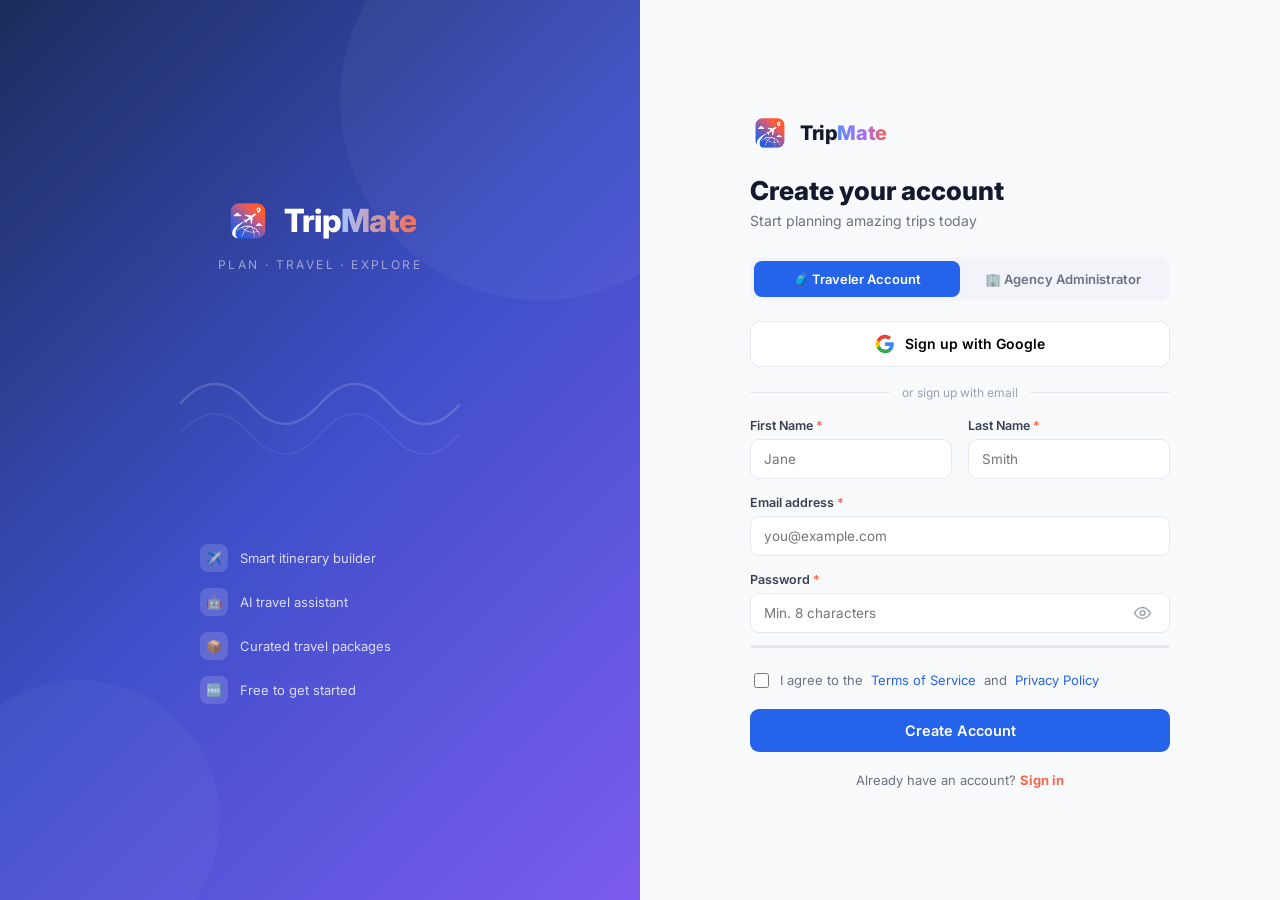
<file: signup.html>
<!DOCTYPE html>
<html lang="en">
<head>
<meta charset="UTF-8">
<meta name="viewport" content="width=device-width, initial-scale=1.0">
<title>Create Account — TripMate</title>
<link rel="icon" type="image/png" href="uploads/avatars/Icon.png">
<link rel="stylesheet" href="css/styles.css">
</head>
<body>
<div class="auth-split">

  <!-- Art Panel -->
  <div class="auth-art">
    <div class="auth-art-logo" style="display:flex;align-items:center;gap:12px">
      <img src="uploads/avatars/Icon.png" alt="TripMate" width="48" height="48" style="border-radius:13px;object-fit:cover;display:block">
      <span><span class="trip">Trip</span><span class="mate">Mate</span></span>
    </div>
    <div class="auth-art-tag">PLAN &middot; TRAVEL &middot; EXPLORE</div>
    <svg class="auth-art-wave" width="280" height="200" viewBox="0 0 280 200" fill="none">
      <path d="M0 100 Q35 60 70 100 Q105 140 140 100 Q175 60 210 100 Q245 140 280 100" stroke="white" stroke-width="2.5" fill="none"/>
      <path d="M0 130 Q35 90 70 130 Q105 170 140 130 Q175 90 210 130 Q245 170 280 130" stroke="white" stroke-width="1.5" fill="none" opacity=".5"/>
    </svg>
    <div style="margin-top:40px;display:flex;flex-direction:column;gap:16px;width:100%;max-width:240px">
      <div style="display:flex;align-items:center;gap:12px;color:rgba(255,255,255,.8);font-size:13px">
        <div style="width:28px;height:28px;border-radius:8px;background:rgba(255,255,255,.15);display:flex;align-items:center;justify-content:center;flex-shrink:0">✈️</div>
        Smart itinerary builder
      </div>
      <div style="display:flex;align-items:center;gap:12px;color:rgba(255,255,255,.8);font-size:13px">
        <div style="width:28px;height:28px;border-radius:8px;background:rgba(255,255,255,.15);display:flex;align-items:center;justify-content:center;flex-shrink:0">🤖</div>
        AI travel assistant
      </div>
      <div style="display:flex;align-items:center;gap:12px;color:rgba(255,255,255,.8);font-size:13px">
        <div style="width:28px;height:28px;border-radius:8px;background:rgba(255,255,255,.15);display:flex;align-items:center;justify-content:center;flex-shrink:0">📦</div>
        Curated travel packages
      </div>
      <div style="display:flex;align-items:center;gap:12px;color:rgba(255,255,255,.8);font-size:13px">
        <div style="width:28px;height:28px;border-radius:8px;background:rgba(255,255,255,.15);display:flex;align-items:center;justify-content:center;flex-shrink:0">🆓</div>
        Free to get started
      </div>
    </div>
  </div>

  <!-- Form Panel -->
  <div class="auth-panel">
    <div class="auth-box">
      <div style="display:flex;align-items:center;gap:10px;margin-bottom:22px">
        <img src="uploads/avatars/Icon.png" alt="TripMate" width="40" height="40" style="border-radius:11px;object-fit:cover">
        <span style="font-size:20px;font-weight:800;letter-spacing:-.02em"><span style="color:var(--text)">Trip</span><span style="background:linear-gradient(90deg,#5b8dff,#a06bff,#f2684f);-webkit-background-clip:text;background-clip:text;color:transparent">Mate</span></span>
      </div>
      <h2>Create your account</h2>
      <p class="sub">Start planning amazing trips today</p>

      <!-- Account type toggle -->
      <div class="acct-toggle" id="acctToggle">
        <div class="acct-opt checked" onclick="setAcctType('traveler', this)">🧳 Traveler Account</div>
        <div class="acct-opt" onclick="setAcctType('agency', this)">🏢 Agency Administrator</div>
      </div>

      <!-- OAuth -->
      <button class="oauth-btn" onclick="oauthSignup('google')">
        <svg width="20" height="20" viewBox="0 0 24 24"><path d="M22.56 12.25c0-.78-.07-1.53-.2-2.25H12v4.26h5.92c-.26 1.37-1.04 2.53-2.21 3.31v2.77h3.57c2.08-1.92 3.28-4.74 3.28-8.09z" fill="#4285F4"/><path d="M12 23c2.97 0 5.46-.98 7.28-2.66l-3.57-2.77c-.98.66-2.23 1.06-3.71 1.06-2.86 0-5.29-1.93-6.16-4.53H2.18v2.84C3.99 20.53 7.7 23 12 23z" fill="#34A853"/><path d="M5.84 14.09c-.22-.66-.35-1.36-.35-2.09s.13-1.43.35-2.09V7.07H2.18C1.43 8.55 1 10.22 1 12s.43 3.45 1.18 4.93l3.66-2.84z" fill="#FBBC05"/><path d="M12 5.38c1.62 0 3.06.56 4.21 1.64l3.15-3.15C17.45 2.09 14.97 1 12 1 7.7 1 3.99 3.47 2.18 7.07l3.66 2.84c.87-2.6 3.3-4.53 6.16-4.53z" fill="#EA4335"/></svg>
        Sign up with Google
      </button>

      <div class="or-divider">or sign up with email</div>

      <form id="signupForm" onsubmit="handleSignup(event)">
        <div class="field-row">
          <div class="field">
            <label>First Name <span class="req">*</span></label>
            <input type="text" id="signupFirst" placeholder="Jane" required>
          </div>
          <div class="field">
            <label>Last Name <span class="req">*</span></label>
            <input type="text" id="signupLast" placeholder="Smith" required>
          </div>
        </div>
        <div class="field">
          <label>Email address <span class="req">*</span></label>
          <input type="email" id="signupEmail" placeholder="you@example.com" required autocomplete="email">
        </div>
        <div class="field">
          <label>Password <span class="req">*</span></label>
          <div class="pass-wrap">
            <input type="password" id="signupPass" placeholder="Min. 8 characters" required minlength="8" autocomplete="new-password">
            <button type="button" class="pass-eye" onclick="togglePassword('signupPass', this)" aria-label="Show password">
              <svg class="icon" viewBox="0 0 24 24"><use href="#i-eye"/></svg>
            </button>
          </div>
          <div id="passStrength" style="height:3px;border-radius:99px;margin-top:6px;background:var(--border);overflow:hidden"><div id="passBar" style="height:100%;width:0;transition:width .3s,background .3s;border-radius:99px"></div></div>
          <span id="passHint" class="help-text"></span>
        </div>
        <label class="checkbox-row" style="margin-bottom:18px">
          <input type="checkbox" id="termsCheck" required>
          I agree to the <a href="#" style="color:var(--blue-600)">Terms of Service</a> and <a href="#" style="color:var(--blue-600)">Privacy Policy</a>
        </label>
        <button type="submit" class="btn btn-primary btn-block btn-lg" id="signupBtn">Create Account</button>
      </form>

      <p class="auth-footer">Already have an account? <a href="login.html">Sign in</a></p>
    </div>
  </div>
</div>

<script src="js/app.js"></script>
<script>
  document.body.insertAdjacentHTML('afterbegin', `<svg xmlns="http://www.w3.org/2000/svg" style="display:none">
    <symbol id="i-eye" viewBox="0 0 24 24"><path d="M2 12s3.6-7 10-7 10 7 10 7-3.6 7-10 7-10-7-10-7z"/><circle cx="12" cy="12" r="3"/></symbol>
    <symbol id="i-eye-off" viewBox="0 0 24 24"><path d="M17.9 17.9A10 10 0 0 1 12 19c-6.4 0-10-7-10-7a17.5 17.5 0 0 1 4.1-5.1M9.9 4.2A10 10 0 0 1 12 4c6.4 0 10 7 10 7a17.5 17.5 0 0 1-2.4 3.4M3 3l18 18"/><circle cx="12" cy="12" r="3"/></symbol>
  </svg>`);

  let selectedAcctType = 'traveler';

  function setAcctType(type, el) {
    selectedAcctType = type;
    document.querySelectorAll('.acct-opt').forEach(o => o.classList.remove('checked'));
    el.classList.add('checked');
  }

  function handleSignup(e) {
    e.preventDefault();
    const first = document.getElementById('signupFirst').value.trim();
    const last  = document.getElementById('signupLast').value.trim();
    const email = document.getElementById('signupEmail').value.trim();
    const pass  = document.getElementById('signupPass').value;
    const terms = document.getElementById('termsCheck').checked;
    const btn   = document.getElementById('signupBtn');

    if (!first || !last || !email || !pass) { alert('Please fill in all required fields.'); return; }
    if (pass.length < 8) { alert('Password must be at least 8 characters.'); return; }
    if (!terms) { alert('Please agree to the Terms of Service.'); return; }

    btn.textContent = 'Creating account…';
    btn.disabled = true;

    setTimeout(() => {
      const state = getState();
      state.user = { ...state.user, name: `${first} ${last}`, email, accountType: selectedAcctType };
      setState(state);
      window.location.href = 'dashboard.html';
    }, 1000);
  }

  function oauthSignup(provider) {
    const btns = document.querySelectorAll('.oauth-btn');
    btns.forEach(b => { b.disabled = true; });
    setTimeout(() => { window.location.href = 'dashboard.html'; }, 1200);
  }

  function togglePassword(inputId, btn) {
    const input = document.getElementById(inputId);
    const isPass = input.type === 'password';
    input.type = isPass ? 'text' : 'password';
    btn.innerHTML = isPass
      ? `<svg class="icon" viewBox="0 0 24 24"><use href="#i-eye-off"/></svg>`
      : `<svg class="icon" viewBox="0 0 24 24"><use href="#i-eye"/></svg>`;
  }

  // Password strength meter
  document.getElementById('signupPass').addEventListener('input', function() {
    const val = this.value;
    const bar  = document.getElementById('passBar');
    const hint = document.getElementById('passHint');
    let strength = 0;
    if (val.length >= 8)                          strength++;
    if (/[A-Z]/.test(val) && /[a-z]/.test(val))  strength++;
    if (/\d/.test(val))                           strength++;
    if (/[^A-Za-z0-9]/.test(val))                strength++;

    const widths = ['0%','30%','55%','80%','100%'];
    const colors = ['#dc2626','#d97706','#eab308','#22c55e','#15803d'];
    const labels = ['','Weak','Fair','Good','Strong'];
    bar.style.width    = widths[strength];
    bar.style.background = colors[strength] || '#dc2626';
    hint.textContent   = labels[strength] || '';
    hint.style.color   = colors[strength] || 'inherit';
  });
</script>
</body>
</html>
</file>
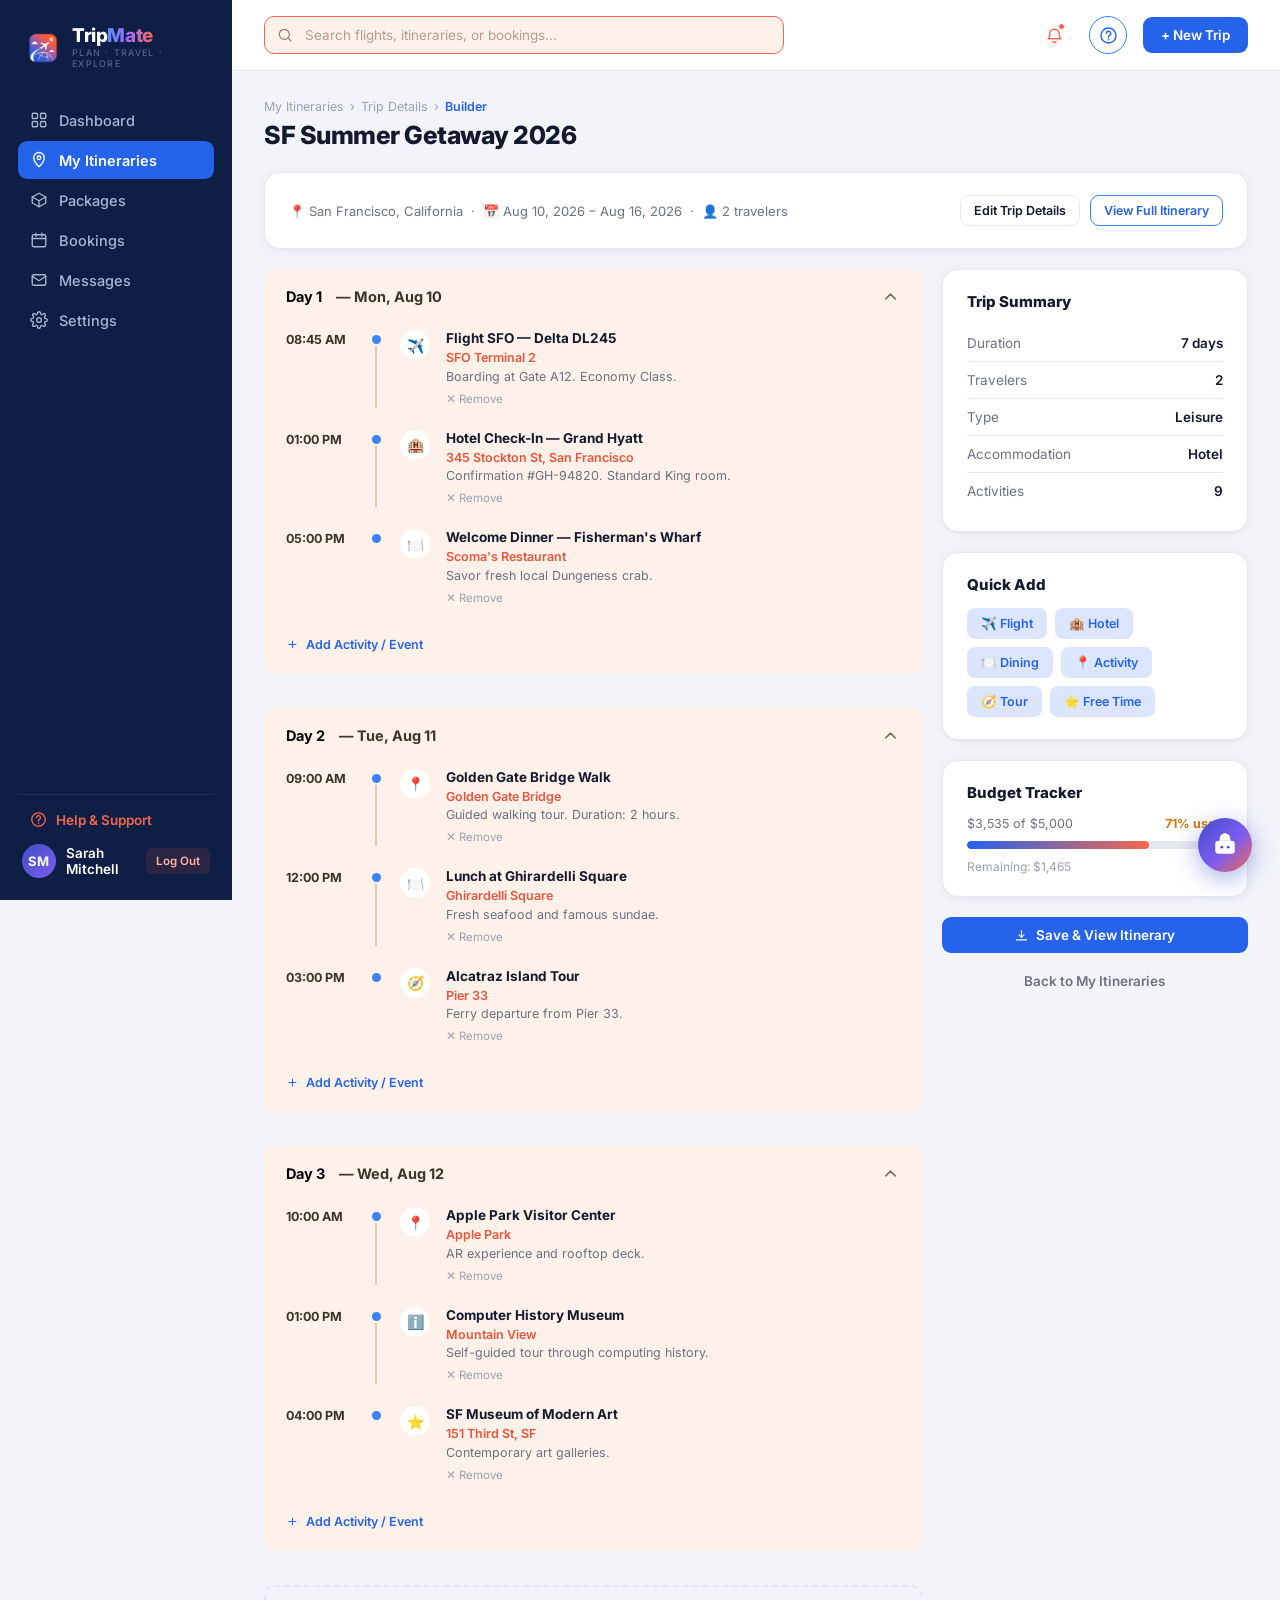
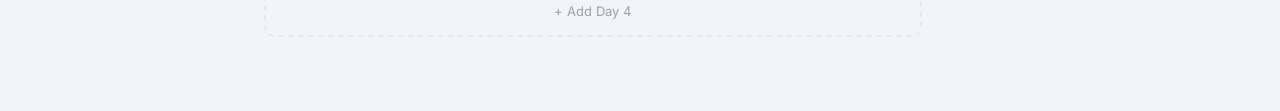
<file: trip-builder.html>
<!DOCTYPE html>
<html lang="en">
<head>
<meta charset="UTF-8">
<meta name="viewport" content="width=device-width, initial-scale=1.0">
<title>Trip Builder — TripMate</title>
<link rel="icon" type="image/png" href="uploads/avatars/Icon.png">
<link rel="stylesheet" href="css/styles.css">
</head>
<body>
<div class="app-shell">
  <div id="sidebar-mount"></div>
  <div class="main-col">
    <div id="mobile-header-mount"></div>
    <div id="topbar-mount"></div>
    <div class="page" id="builderPage"></div>
  </div>
</div>

<!-- Add Activity Modal -->
<div class="tm-modal-overlay" id="addActModal">
  <div class="tm-modal">
    <button class="tm-modal-close" onclick="closeActModal()">&times;</button>
    <div class="tm-modal-icon" style="background:var(--blue-100)">
      <svg class="icon" style="stroke:var(--blue-600)" viewBox="0 0 24 24"><path d="M12 5v14M5 12h14"/></svg>
    </div>
    <div class="tm-modal-h">Add Activity</div>
    <input type="hidden" id="modalDayNum">
    <div class="field"><label>Time <span class="req">*</span></label><input type="text" id="modalTime" placeholder="e.g. 10:00 AM"></div>
    <div class="field"><label>Title <span class="req">*</span></label><input type="text" id="modalTitle" placeholder="e.g. Museum Visit"></div>
    <div class="field"><label>Location</label><input type="text" id="modalLoc" placeholder="e.g. 100 Main St"></div>
    <div class="field"><label>Description</label><textarea id="modalDesc" rows="3" placeholder="Details…"></textarea></div>
    <div class="field"><label>Type</label>
      <select id="modalIcon">
        <option value="i-pin">📍 Sightseeing</option>
        <option value="i-plane">✈️ Flight / Transport</option>
        <option value="i-bed">🏨 Hotel</option>
        <option value="i-food">🍽️ Dining</option>
        <option value="i-compass">🧭 Tour / Excursion</option>
        <option value="i-star">⭐ Experience</option>
      </select>
    </div>
    <div class="tm-modal-footer">
      <button class="btn btn-outline" onclick="closeActModal()">Cancel</button>
      <button class="btn btn-primary" onclick="addActivity()">Add</button>
    </div>
  </div>
</div>

<script src="js/app.js"></script>
<script src="js/chatbot.js"></script>
<script>
tmMountLayout('itineraries', { cta: { label:'+ New Trip', href:'new-trip.html' } });

const ICON_EMOJI = { 'i-plane':'✈️','i-bed':'🏨','i-food':'🍽️','i-pin':'📍','i-compass':'🧭','i-star':'⭐','i-info':'ℹ️' };
let currentTripId = null;

function init() {
  const state  = getState();
  const trips  = state.trips;
  const params = new URLSearchParams(window.location.search);
  const paramId = parseInt(params.get('trip'));
  // Prefer the most recently added (highest id) active trip
  const active  = trips.filter(t=>t.status==='active');
  currentTripId = paramId || (active.length ? active[active.length-1].id : trips.length ? trips[trips.length-1].id : null);
  renderBuilder();
}

function renderBuilder() {
  const state = getState();
  const trip  = state.trips.find(t => t.id === currentTripId);

  if (!trip) {
    document.getElementById('builderPage').innerHTML = `
      <div style="text-align:center;padding:60px">
        <p style="color:var(--text-muted);margin-bottom:16px">No trips found. Create a trip first.</p>
        <a href="new-trip.html" class="btn btn-primary">Create New Trip</a>
      </div>`;
    return;
  }

  const activities = (state.activities||[]).filter(a=>a.tripId===currentTripId);
  const byDay = {};
  activities.forEach(a => { if (!byDay[a.dayNumber]) byDay[a.dayNumber]=[]; byDay[a.dayNumber].push(a); });
  const days  = Object.keys(byDay).map(Number).sort((a,b)=>a-b);
  const maxDay = days.length ? Math.max(...days) : 0;

  // Calculate budget used
  const bookings = state.bookings || [];
  const totalSpent = bookings.reduce((s,b)=>s+b.amount, 0);
  const budgetPct  = trip.budgetMax ? Math.min(100, Math.round(totalSpent/trip.budgetMax*100)) : 0;

  const start = new Date(trip.startDate+'T00:00:00');
  const end   = new Date(trip.endDate+'T00:00:00');
  const tripDays = Math.round((end-start)/86400000)+1;

  let builderHtml = `
  <div class="page-breadcrumb anim-fade">
    <a href="itineraries.html">My Itineraries</a> › <a href="new-trip.html?edit=${trip.id}">Trip Details</a> › <span class="current">Builder</span>
  </div>
  <div class="page-title anim-fade-up">${escHtml(trip.name)}</div>

  <div class="card card-pad anim-fade-up delay-1" style="margin-bottom:20px;display:flex;align-items:center;justify-content:space-between;flex-wrap:wrap;gap:16px">
    <div>
      <div style="font-size:13px;color:var(--text-muted)">
        📍 ${escHtml(trip.destination)} &nbsp;·&nbsp;
        📅 ${fmtDate(trip.startDate)} – ${fmtDate(trip.endDate)} &nbsp;·&nbsp;
        👤 ${trip.travelers} traveler${trip.travelers!==1?'s':''}
      </div>
    </div>
    <div style="display:flex;gap:10px">
      <a href="new-trip.html?edit=${trip.id}" class="btn btn-outline btn-sm">Edit Trip Details</a>
      <a href="itineraries.html" class="btn btn-outline-blue btn-sm">View Full Itinerary</a>
    </div>
  </div>

  <div class="grid g-2col">
    <div class="stack" id="daysStack">`;

  if (!days.length) {
    builderHtml += `
      <div class="card card-pad" style="text-align:center;padding:32px;color:var(--text-faint)">
        <p style="margin-bottom:16px">No activities yet. Start building your day-by-day plan!</p>
        <button class="btn btn-primary" onclick="openActModal(1)">+ Add First Activity</button>
      </div>`;
  }

  days.forEach((dayNum, idx) => {
    const acts  = byDay[dayNum].sort((a,b)=>a.sortOrder-b.sortOrder);
    const date  = new Date(start); date.setDate(start.getDate() + dayNum - 1);
    const label = date.toLocaleDateString('en-US',{weekday:'short',month:'short',day:'numeric'});
    builderHtml += `
    <div class="acc-item open anim-fade-up delay-${Math.min(idx+1,5)}">
      <button class="acc-head">
        <span class="day-label">Day ${dayNum}</span>
        <span class="day-title" style="margin-left:4px">— ${label}</span>
        <svg class="icon chev" viewBox="0 0 24 24"><path d="m6 9 6 6 6-6"/></svg>
      </button>
      <div class="acc-body">
        <div class="timeline">
          ${acts.map((act,i) => `
          <div class="tl-row">
            <div class="tl-time">${escHtml(act.timeSlot)}</div>
            <div class="tl-rail"><div class="tl-dot"></div>${i<acts.length-1?'<div class="tl-line"></div>':''}</div>
            <div class="tl-icon"><span style="font-size:14px">${ICON_EMOJI[act.icon]||'📍'}</span></div>
            <div class="tl-body" style="flex:1">
              <h4>${escHtml(act.title)}</h4>
              <p>${act.location?`<span class="loc">${escHtml(act.location)}</span><br>`:''}${escHtml(act.description||'')}</p>
              <button onclick="removeActivity(${act.id})" style="background:none;border:none;font-size:11.5px;color:var(--text-faint);cursor:pointer;padding:2px 0">✕ Remove</button>
            </div>
          </div>`).join('')}
          <button class="add-activity-link" onclick="openActModal(${dayNum})">
            <svg style="width:13px;height:13px;stroke:currentColor;fill:none;stroke-width:2;margin-right:2px" viewBox="0 0 24 24"><path d="M12 5v14M5 12h14"/></svg>
            Add Activity / Event
          </button>
        </div>
      </div>
    </div>`;
  });

  // Add Day placeholder
  builderHtml += `<div class="builder-day-add" onclick="openActModal(${maxDay+1})">+ Add Day ${maxDay+1}</div>`;
  builderHtml += `</div>`; // close daysStack

  // RIGHT: Summary sidebar
  builderHtml += `
    <div class="stack">
      <div class="card card-pad anim-slide-r delay-1">
        <div class="card-h">Trip Summary</div>
        <div class="booking-detail-row"><span class="label">Duration</span><span class="value">${tripDays} day${tripDays!==1?'s':''}</span></div>
        <div class="booking-detail-row"><span class="label">Travelers</span><span class="value">${trip.travelers}</span></div>
        <div class="booking-detail-row"><span class="label">Type</span><span class="value">${escHtml(trip.type)}</span></div>
        <div class="booking-detail-row"><span class="label">Accommodation</span><span class="value">${escHtml(trip.accommodation)}</span></div>
        <div class="booking-detail-row"><span class="label">Activities</span><span class="value">${activities.length}</span></div>
      </div>

      <div class="card card-pad anim-slide-r delay-2">
        <div class="card-h">Quick Add</div>
        <div class="quick-add-chips">
          <button class="quick-chip" onclick="quickAdd('Flight','i-plane')">✈️ Flight</button>
          <button class="quick-chip" onclick="quickAdd('Hotel Check-In','i-bed')">🏨 Hotel</button>
          <button class="quick-chip" onclick="quickAdd('Dining','i-food')">🍽️ Dining</button>
          <button class="quick-chip" onclick="quickAdd('Sightseeing','i-pin')">📍 Activity</button>
          <button class="quick-chip" onclick="quickAdd('Tour','i-compass')">🧭 Tour</button>
          <button class="quick-chip" onclick="quickAdd('Free Time','i-star')">⭐ Free Time</button>
        </div>
      </div>

      <div class="card card-pad anim-slide-r delay-3">
        <div class="card-h">Budget Tracker</div>
        <div style="display:flex;justify-content:space-between;font-size:12.5px;margin-bottom:6px">
          <span style="color:var(--text-muted)">$${totalSpent.toLocaleString()} of $${(trip.budgetMax||0).toLocaleString()}</span>
          <span style="font-weight:700;color:${budgetPct>90?'var(--red-600)':budgetPct>70?'var(--amber-600)':'var(--green-600)'}">${budgetPct}% used</span>
        </div>
        <div class="budget-bar"><div class="budget-bar-fill" id="budgetBarFill" style="width:0%"></div></div>
        <div style="font-size:12px;color:var(--text-faint);margin-top:8px">Remaining: $${Math.max(0,(trip.budgetMax||0)-totalSpent).toLocaleString()}</div>
      </div>

      <div class="stack" style="gap:10px">
        <button class="btn btn-primary btn-block" onclick="saveAndView()">
          <svg class="icon" viewBox="0 0 24 24"><path d="M12 4v11m0 0-4-4m4 4 4-4M4 19h16"/></svg>
          Save &amp; View Itinerary
        </button>
        <a href="itineraries.html" class="btn btn-ghost btn-block">Back to My Itineraries</a>
      </div>
    </div>
  </div>`; // close grid

  document.getElementById('builderPage').innerHTML = builderHtml;
  tmInitAccordions();

  requestAnimationFrame(() => {
    setTimeout(() => {
      const fill = document.getElementById('budgetBarFill');
      if (fill) fill.style.width = budgetPct + '%';
    }, 200);
  });
}

function openActModal(dayNum) {
  document.getElementById('modalDayNum').value = dayNum;
  document.getElementById('modalTime').value = '';
  document.getElementById('modalTitle').value = '';
  document.getElementById('modalLoc').value = '';
  document.getElementById('modalDesc').value = '';
  document.getElementById('modalIcon').value = 'i-pin';
  document.getElementById('addActModal').classList.add('open');
  document.body.style.overflow = 'hidden';
  document.getElementById('modalTime').focus();
}

function closeActModal() {
  document.getElementById('addActModal').classList.remove('open');
  document.body.style.overflow = '';
}

function addActivity() {
  const dayNum = parseInt(document.getElementById('modalDayNum').value);
  const time   = document.getElementById('modalTime').value.trim();
  const title  = document.getElementById('modalTitle').value.trim();
  const loc    = document.getElementById('modalLoc').value.trim();
  const desc   = document.getElementById('modalDesc').value.trim();
  const icon   = document.getElementById('modalIcon').value;

  if (!title) { showToast('Please enter a title', 'error'); return; }

  const state = getState();
  const existing = (state.activities||[]).filter(a=>a.tripId===currentTripId&&a.dayNumber===dayNum);
  state.activities.push({
    id: state.nextActivityId, tripId: currentTripId, dayNumber: dayNum,
    date:'', timeSlot: time||'—', icon, title, description: desc, location: loc,
    sortOrder: existing.length + 1
  });
  state.nextActivityId++;
  setState(state);
  closeActModal();
  renderBuilder();
  showToast(`"${title}" added to Day ${dayNum}`, 'success');
}

function quickAdd(title, icon) {
  const state = getState();
  const acts  = state.activities||[];
  const existing = acts.filter(a=>a.tripId===currentTripId);
  const maxDay   = existing.length ? Math.max(...existing.map(a=>a.dayNumber)) : 0;
  const dayNum   = maxDay || 1;
  acts.push({
    id: state.nextActivityId, tripId: currentTripId, dayNumber: dayNum,
    date:'', timeSlot:'—', icon, title, description:'', location:'',
    sortOrder: existing.filter(a=>a.dayNumber===dayNum).length + 1
  });
  state.nextActivityId++;
  setState(state);
  renderBuilder();
  showToast(`"${title}" added to Day ${dayNum}`, 'success');
}

function removeActivity(id) {
  const state = getState();
  const act   = state.activities.find(a=>a.id===id);
  if (!act) return;
  showConfirm(`Remove "${act.title}"?`, function() {
    const s = getState();
    s.activities = s.activities.filter(a=>a.id!==id);
    setState(s);
    renderBuilder();
    showToast('Activity removed', 'info');
  });
}

function saveAndView() {
  showToast('Itinerary saved!', 'success');
  setTimeout(() => window.location.href = 'itineraries.html', 600);
}

init();
</script>
</body>
</html>
</file>
<file: css/styles.css>
/* ===== TripMate Static — Full Design System ===== */
@import url('https://fonts.googleapis.com/css2?family=Inter:wght@400;500;600;700;800&display=swap');

:root {
  --navy-900: #0f1e45;
  --navy-800: #16234a;
  --navy-700: #1b2d5c;
  --blue-600: #2563eb;
  --blue-500: #3b82f6;
  --blue-100: #dbe6fe;
  --coral-500: #f2684f;
  --coral-600: #e8563c;
  --coral-50:  #fdf1ea;
  --amber-600: #d97706;
  --amber-50:  #fef3c7;
  --green-600: #15803d;
  --green-50:  #dcfce7;
  --red-600:   #dc2626;
  --red-50:    #fee2e2;
  --bg:        #f2f4f9;
  --card:      #ffffff;
  --border:    #e6e8ef;
  --text:      #141a2e;
  --text-muted:#6b7280;
  --text-faint:#9aa1b0;
  --radius-lg: 16px;
  --radius-md: 10px;
  --radius-sm: 7px;
  --shadow-card: 0 1px 2px rgba(16,24,54,.04), 0 1px 12px rgba(16,24,54,.05);
  --shadow-pop:  0 12px 32px rgba(16,24,54,.14);
  --sidebar-w:   232px;
}

*, *::before, *::after { box-sizing: border-box; }
html, body { margin: 0; padding: 0; }
body {
  font-family: 'Inter', -apple-system, BlinkMacSystemFont, 'Segoe UI', Roboto, Helvetica, Arial, sans-serif;
  background: var(--bg);
  color: var(--text);
  -webkit-font-smoothing: antialiased;
}
a { color: inherit; text-decoration: none; }
button { font-family: inherit; cursor: pointer; }
input, select, textarea { font-family: inherit; }
ul { list-style: none; margin: 0; padding: 0; }
h1, h2, h3, h4, p { margin: 0; }
svg { display: block; }

.icon { width: 19px; height: 19px; stroke: currentColor; fill: none; stroke-width: 1.8; stroke-linecap: round; stroke-linejoin: round; }

/* ===== App shell ===== */
.app-shell { display: flex; min-height: 100vh; }
.mobile-header { display: none; }

/* Sidebar */
.sidebar {
  width: var(--sidebar-w); min-width: var(--sidebar-w);
  background: var(--navy-900); color: #c9d2ef;
  display: flex; flex-direction: column;
  padding: 22px 18px;
  position: sticky; top: 0; height: 100vh;
}
.sidebar-logo { display: flex; align-items: center; gap: 10px; padding: 4px 6px 26px; }
.sidebar-logo img { width: 38px; height: 38px; border-radius: 10px; }
.sidebar-logo-text { font-size: 19px; font-weight: 800; letter-spacing: -.02em; line-height: 1; }
.sidebar-logo-text .trip { color: #fff; }
.sidebar-logo-text .mate {
  background: linear-gradient(90deg,#5b8dff 0%,#a06bff 45%,#f2684f 100%);
  -webkit-background-clip: text; background-clip: text; color: transparent;
}
.sidebar-tagline { font-size: 9px; letter-spacing: .14em; color: #5f6d99; margin-top: 2px; }

.nav-list { display: flex; flex-direction: column; gap: 2px; margin-top: 6px; }
.nav-item {
  display: flex; align-items: center; gap: 11px;
  padding: 10px 12px; border-radius: 9px;
  font-size: 14.5px; font-weight: 500; color: #aab4d6;
  transition: background .15s, color .15s, padding-left .16s;
}
.nav-item .icon { width: 18px; height: 18px; stroke: #aab4d6; }
.nav-item:hover { background: #182552; color: #fff; padding-left: 16px; }
.nav-item:hover .icon { stroke: #fff; }
.nav-item.active { background: var(--blue-600); color: #fff; font-weight: 600; }
.nav-item.active .icon { stroke: #fff; }
.nav-badge { background: linear-gradient(90deg,#5b8dff,#f2684f); color: #fff; font-size: 9px; font-weight: 800; padding: 2px 6px; border-radius: 99px; margin-left: 4px; }

.sidebar-spacer { flex: 1; }
.sidebar-help {
  display: flex; align-items: center; gap: 9px; color: var(--coral-500);
  font-size: 13.5px; font-weight: 600; padding: 16px 12px;
  border-top: 1px solid #22305e; margin-top: 6px;
  cursor: pointer; background: none; border-left: none; border-right: none; border-bottom: none; width: 100%; text-align: left;
}
.sidebar-help .icon { stroke: var(--coral-500); width: 17px; height: 17px; }
.sidebar-profile { display: flex; align-items: center; gap: 10px; padding: 0 4px; }
.sidebar-avatar { width: 34px; height: 34px; border-radius: 50%; background: linear-gradient(135deg, #3f4fc9, #7c5cf0); flex-shrink: 0; display: flex; align-items: center; justify-content: center; color: #fff; font-size: 13px; font-weight: 700; overflow: hidden; }
.sidebar-avatar img { width: 100%; height: 100%; object-fit: cover; }
.sidebar-profile-name { font-size: 13.5px; font-weight: 600; color: #fff; flex: 1; }
.sidebar-logout {
  font-size: 11.5px; font-weight: 600; color: #ffb4a5; background: #2a2545;
  border: none; border-radius: 6px; padding: 6px 10px;
  transition: background .16s, color .16s;
}
.sidebar-logout:hover { background: #3d2d6e; color: #fff; }

/* Main column */
.main-col { flex: 1; min-width: 0; display: flex; flex-direction: column; }

/* Topbar */
.topbar {
  background: #fff; border-bottom: 1px solid var(--border);
  display: flex; align-items: center; gap: 20px;
  padding: 16px 32px; position: sticky; top: 0; z-index: 20;
}
.topbar-search { flex: 1; max-width: 520px; position: relative; }
.topbar-search input {
  width: 100%; padding: 10px 16px 10px 40px;
  border: 1.5px solid var(--coral-500); border-radius: 10px;
  background: var(--coral-50); font-size: 13.5px; color: var(--text); outline: none;
}
.topbar-search input::placeholder { color: #b79c8f; }
.topbar-search .icon { position: absolute; left: 13px; top: 50%; transform: translateY(-50%); width: 16px; height: 16px; stroke: #9a7a6c; }
.topbar-actions { display: flex; align-items: center; gap: 16px; margin-left: auto; }
.topbar-icon-btn {
  width: 38px; height: 38px; border-radius: 50%; display: flex; align-items: center; justify-content: center;
  border: 1.5px solid var(--border); background: #fff; position: relative; color: var(--text-muted);
  transition: background .16s, transform .16s;
}
.topbar-icon-btn:hover { background: #f4f5f8; transform: scale(1.08); }
.topbar-icon-btn.bell { border-color: transparent; color: var(--coral-500); }
.topbar-icon-btn.bell .icon { stroke: var(--coral-500); }
.topbar-icon-btn.help { border-color: var(--blue-500); color: var(--blue-600); }
.topbar-icon-btn.help .icon { stroke: var(--blue-600); }
.topbar-dot { position: absolute; top: 6px; right: 7px; width: 7px; height: 7px; border-radius: 50%; background: var(--coral-500); border: 1.5px solid #fff; }

/* Search results */
.search-results {
  position: absolute; top: calc(100% + 8px); left: 0; right: 0;
  background: #fff; border: 1.5px solid var(--border); border-radius: 12px;
  box-shadow: var(--shadow-pop); z-index: 200; max-height: 320px; overflow-y: auto;
  display: none;
}
.search-results.open { display: block; }
.search-result-item {
  display: flex; align-items: center; gap: 12px; padding: 12px 16px;
  cursor: pointer; transition: background .14s; font-size: 13.5px;
}
.search-result-item:hover { background: var(--coral-50); }
.search-result-item .icon { width: 16px; height: 16px; stroke: var(--text-muted); flex-shrink: 0; }

/* Buttons */
.btn {
  display: inline-flex; align-items: center; gap: 7px; justify-content: center;
  border: none; border-radius: 9px; padding: 10px 18px; font-size: 13.5px; font-weight: 600;
  cursor: pointer; white-space: nowrap;
  transition: background .18s, box-shadow .18s, transform .14s, opacity .18s, filter .18s;
}
.btn .icon { width: 15px; height: 15px; }
.btn:hover  { transform: translateY(-1px); box-shadow: 0 4px 14px rgba(16,24,54,.13); }
.btn:active { transform: translateY(0); box-shadow: none; }
.btn-primary { background: var(--blue-600); color: #fff; }
.btn-primary:hover { background: #1d4fd1; }
.btn-coral { background: linear-gradient(90deg,var(--coral-500),#e0574e); color: #fff; }
.btn-coral:hover { filter: brightness(1.06); }
.btn-outline { background: #fff; border: 1.5px solid var(--border); color: var(--text); }
.btn-outline:hover { border-color: var(--blue-500); color: var(--blue-600); background: #f5f8ff; }
.btn-outline-blue { background: #fff; border: 1.5px solid var(--blue-500); color: var(--blue-600); }
.btn-outline-blue:hover { background: var(--blue-100); }
.btn-ghost { background: transparent; color: var(--text-muted); font-weight: 600; }
.btn-danger { background: #dc2626; color: #fff; }
.btn-danger:hover { background: #b91c1c; }
.btn-sm { padding: 7px 13px; font-size: 12.5px; }
.btn-lg { padding: 13px 22px; font-size: 14.5px; }
.btn-block { width: 100%; }
.btn[disabled] { opacity: .55; cursor: not-allowed; }

/* Page container */
.page { padding: 28px 32px 60px; max-width: 1600px; }
.page-breadcrumb { font-size: 12.5px; color: var(--text-faint); margin-bottom: 6px; display: flex; align-items: center; gap: 6px; }
.page-breadcrumb a:hover { color: var(--blue-600); }
.page-breadcrumb .current { color: var(--blue-600); font-weight: 600; }
.page-title { font-size: 25px; font-weight: 800; letter-spacing: -.02em; margin-bottom: 22px; }

/* Cards */
.card { background: var(--card); border-radius: var(--radius-lg); box-shadow: var(--shadow-card); border: 1px solid var(--border); transition: box-shadow .22s, transform .22s, border-color .22s; }
.card-pad { padding: 22px 24px; }
.card-hover:hover { box-shadow: 0 8px 28px rgba(16,24,54,.13); transform: translateY(-2px); border-color: #d0d5e8; }

/* Grid helpers */
.grid { display: grid; gap: 20px; }
.g-2col { grid-template-columns: 2.15fr 1fr; }
.g-3 { grid-template-columns: repeat(3, 1fr); }
.stack { display: flex; flex-direction: column; gap: 20px; }
.row { display: flex; }
.row-between { display: flex; align-items: center; justify-content: space-between; }
.row-gap { display: flex; align-items: center; gap: 10px; }

/* Badges */
.badge {
  display: inline-flex; align-items: center; gap: 5px; padding: 4px 12px; border-radius: 999px;
  font-size: 12px; font-weight: 700; border: 1.3px solid transparent;
  transition: filter .14s, transform .14s;
}
.badge-green  { background: var(--green-50);  color: var(--green-600);  border-color: #bbf0cf; }
.badge-amber  { background: var(--amber-50);  color: var(--amber-600);  border-color: #fde3a0; }
.badge-red    { background: var(--red-50);    color: var(--red-600);    border-color: #f8c9c9; }
.badge-blue   { background: var(--blue-100);  color: var(--blue-600);   border-color: #c1d4fd; }
.badge-outline { background: #fff; border-color: var(--coral-500); color: var(--coral-600); }

/* Forms */
.field { display: flex; flex-direction: column; gap: 6px; margin-bottom: 16px; }
.field label { font-size: 12.5px; font-weight: 600; color: #374151; }
.field .req { color: var(--coral-500); }
.field input, .field select, .field textarea {
  border: 1.4px solid var(--border); border-radius: 9px; padding: 11px 13px;
  font-size: 13.5px; outline: none; color: var(--text); background: #fff; width: 100%;
}
.field input:focus, .field select:focus, .field textarea:focus {
  border-color: var(--blue-500); box-shadow: 0 0 0 3px rgba(37,99,235,.12);
  transition: border-color .15s, box-shadow .15s;
}
.field-row { display: grid; grid-template-columns: 1fr 1fr; gap: 16px; }
.help-text { font-size: 11.5px; color: var(--text-faint); }
.checkbox-row { display: flex; align-items: center; gap: 8px; font-size: 13px; color: var(--text-muted); }
.checkbox-row input { width: 15px; height: 15px; accent-color: var(--blue-600); }

/* Tabs */
.tabs { display: flex; gap: 26px; border-bottom: 1px solid var(--border); margin-bottom: 22px; overflow-x: auto; }
.tab { padding: 0 2px 12px; font-size: 13.5px; font-weight: 600; color: var(--text-faint); border-bottom: 2.5px solid transparent; background: none; border-top: none; border-left: none; border-right: none; white-space: nowrap; flex-shrink: 0; cursor: pointer; transition: color .16s, border-color .16s; }
.tab.active { color: var(--coral-500); border-color: var(--coral-500); }
.tab:hover:not(.active) { color: var(--text); }
.pill-tabs { display: flex; gap: 6px; background: #e9ecf4; padding: 4px; border-radius: 10px; width: max-content; max-width: 100%; overflow-x: auto; }
.pill-tab { padding: 8px 16px; border-radius: 8px; font-size: 13px; font-weight: 600; color: var(--text-muted); background: none; border: none; white-space: nowrap; flex-shrink: 0; cursor: pointer; transition: background .16s, color .16s, transform .14s; }
.pill-tab.active { background: var(--blue-600); color: #fff; }
.pill-tab:not(.active):hover { background: #fff; color: var(--text); transform: scale(1.03); }

/* Table */
.table { width: 100%; border-collapse: collapse; }
.table th { text-align: left; font-size: 11.5px; color: var(--text-faint); font-weight: 600; padding: 14px 14px 10px; border-bottom: 1px solid var(--border); }
.table td { padding: 16px 14px; font-size: 13.5px; border-bottom: 1px solid var(--border); vertical-align: middle; }
.table tr:last-child td { border-bottom: none; }
.table tbody tr { transition: background .14s; cursor: default; }
.table tbody tr:hover { background: #f7f8fc; }
.table-icon-btn { width: 30px; height: 30px; border-radius: 8px; border: 1px solid var(--border); background: #fff; display: inline-flex; align-items: center; justify-content: center; color: var(--text-muted); margin-left: 5px; cursor: pointer; transition: background .14s, border-color .14s, transform .14s; }
.table-icon-btn:hover { background: var(--blue-100); border-color: var(--blue-500); color: var(--blue-600); transform: scale(1.12); }
.table-responsive { overflow-x: auto; -webkit-overflow-scrolling: touch; border-radius: var(--radius-md); }

/* Accordion */
.acc-item { background: var(--coral-50); border-radius: var(--radius-md); margin-bottom: 14px; overflow: hidden; }
.acc-head { display: flex; align-items: center; gap: 10px; padding: 18px 22px; cursor: pointer; background: none; border: none; width: 100%; text-align: left; transition: background .16s; }
.acc-head:hover { background: rgba(0,0,0,.03); }
.acc-head .day-label { font-weight: 700; font-size: 14.5px; }
.acc-head .day-title { font-weight: 700; font-size: 14.5px; color: #3d3428; }
.acc-head .day-date { font-size: 12.5px; color: var(--text-faint); margin-left: 4px; }
.acc-head .chev { margin-left: auto; color: #7c6a55; transition: transform .18s; }
.acc-item.open .chev { transform: rotate(180deg); }
.acc-body { max-height: 0; overflow: hidden; transition: max-height .28s cubic-bezier(.4,0,.2,1); }
.acc-item.open .acc-body { max-height: 1200px; }
.timeline { padding: 6px 22px 20px; }
.tl-row { display: flex; gap: 16px; position: relative; padding-bottom: 22px; }
.tl-row:last-child { padding-bottom: 2px; }
.tl-time { width: 66px; flex-shrink: 0; font-size: 12.5px; font-weight: 700; color: #3d3428; padding-top: 2px; }
.tl-rail { display: flex; flex-direction: column; align-items: center; width: 16px; flex-shrink: 0; }
.tl-dot { width: 9px; height: 9px; border-radius: 50%; background: var(--blue-500); margin-top: 5px; flex-shrink: 0; animation: pulse-dot 2.4s ease-in-out infinite; }
.tl-line { width: 1.5px; flex: 1; background: #d8cdbd; margin-top: 2px; }
.tl-icon { width: 30px; height: 30px; border-radius: 50%; background: #fff; display: flex; align-items: center; justify-content: center; flex-shrink: 0; }
.tl-icon .icon { width: 15px; height: 15px; stroke: var(--blue-600); }
.tl-body h4 { font-size: 13.5px; font-weight: 700; margin-bottom: 3px; }
.tl-body p { font-size: 12.5px; color: var(--text-muted); line-height: 1.5; }
.tl-body .loc { color: var(--coral-600); font-weight: 600; }

/* Toggle switch */
.switch { position: relative; width: 40px; height: 22px; flex-shrink: 0; }
.switch input { opacity: 0; width: 0; height: 0; position: absolute; }
.switch .track { position: absolute; inset: 0; background: #d7dae3; border-radius: 999px; transition: .15s; cursor: pointer; }
.switch .thumb { position: absolute; top: 2px; left: 2px; width: 18px; height: 18px; background: #fff; border-radius: 50%; transition: .15s; box-shadow: 0 1px 3px rgba(0,0,0,.2); pointer-events: none; }
.switch input:checked + .track { background: var(--coral-500); }
.switch input:checked ~ .thumb, .switch input:checked + .track + .thumb { transform: translateX(18px); }

/* Misc utility */
.muted { color: var(--text-muted); }
.faint { color: var(--text-faint); }
.small { font-size: 12.5px; }
.divider { height: 1px; background: var(--border); margin: 20px 0; }
.avatar-circ { border-radius: 50%; background: var(--border); flex-shrink: 0; }
.center-page { min-height: 100vh; display: flex; align-items: center; justify-content: center; }
.stars { display: flex; gap: 2px; }
.stars .icon { width: 15px; height: 15px; }
.star-on { fill: #f5a524; stroke: #f5a524; }
.star-off { fill: none; stroke: #d8dae3; }

/* ===== Animations ===== */
@keyframes fadeInUp { from { opacity:0; transform:translateY(18px); } to { opacity:1; transform:translateY(0); } }
@keyframes fadeIn   { from { opacity:0; } to { opacity:1; } }
@keyframes slideInRight { from { opacity:0; transform:translateX(24px); } to { opacity:1; transform:translateX(0); } }
@keyframes scaleIn  { from { opacity:0; transform:scale(.93); } to { opacity:1; transform:scale(1); } }
@keyframes pulse-dot { 0%,100%{opacity:1;transform:scale(1)} 50%{opacity:.6;transform:scale(1.35)} }
@keyframes shimmer  { 0%{background-position:-400px 0} 100%{background-position:400px 0} }
@keyframes spin     { to { transform: rotate(360deg); } }
@keyframes count-up { from { opacity:0; transform:translateY(8px); } to { opacity:1; transform:translateY(0); } }
@keyframes chatSlideUp { from { opacity:0; transform:translateY(20px) scale(.97); } to { opacity:1; transform:translateY(0) scale(1); } }
@keyframes bounce-dot { 0%,80%,100%{transform:translateY(0)} 40%{transform:translateY(-6px)} }

.anim-fade-up  { animation: fadeInUp .42s cubic-bezier(.22,.68,0,1.2) both; }
.anim-fade     { animation: fadeIn .35s ease both; }
.anim-slide-r  { animation: slideInRight .38s cubic-bezier(.22,.68,0,1.2) both; }
.anim-scale    { animation: scaleIn .32s cubic-bezier(.22,.68,0,1.2) both; }
.delay-1 { animation-delay:.06s } .delay-2 { animation-delay:.12s }
.delay-3 { animation-delay:.18s } .delay-4 { animation-delay:.24s }
.delay-5 { animation-delay:.30s } .delay-6 { animation-delay:.36s }

/* ===== Global Modal System ===== */
.tm-modal-overlay {
  display: none; position: fixed; inset: 0;
  background: rgba(10,18,48,.52); z-index: 500;
  align-items: center; justify-content: center;
  padding: 20px; backdrop-filter: blur(3px);
}
.tm-modal-overlay.open { display: flex !important; animation: fadeIn .2s ease; }
.tm-modal {
  background: #fff; border-radius: 20px; padding: 32px;
  width: 100%; max-width: 480px;
  box-shadow: 0 24px 64px rgba(10,18,48,.22);
  animation: scaleIn .28s cubic-bezier(.22,.68,0,1.2);
  position: relative; max-height: 90vh; overflow-y: auto;
}
.tm-modal-wide { max-width: 620px; }
.tm-modal-xl   { max-width: 780px; }
.tm-modal-close {
  position: absolute; top: 16px; right: 18px;
  background: var(--bg); border: none; width: 30px; height: 30px;
  border-radius: 50%; display: flex; align-items: center; justify-content: center;
  cursor: pointer; color: var(--text-muted); font-size: 18px;
  transition: background .15s, transform .15s;
}
.tm-modal-close:hover { background: #e8eaf0; transform: scale(1.1); }
.tm-modal-icon { width: 52px; height: 52px; border-radius: 14px; display: flex; align-items: center; justify-content: center; margin-bottom: 18px; }
.tm-modal-icon .icon { width: 24px; height: 24px; }
.tm-modal-h { font-size: 19px; font-weight: 800; margin-bottom: 6px; }
.tm-modal-sub { font-size: 13px; color: var(--text-muted); margin-bottom: 22px; line-height: 1.6; }
.tm-modal-footer { display: flex; align-items: center; justify-content: flex-end; gap: 10px; margin-top: 22px; }

/* Skeleton loader */
.skeleton { background: linear-gradient(90deg,#eceef4 25%,#f6f7fb 50%,#eceef4 75%); background-size: 400px 100%; animation: shimmer 1.4s infinite linear; border-radius: 6px; }

/* Toast notifications */
.tm-toast-wrap { position: fixed; bottom: 24px; right: 24px; z-index: 600; display: flex; flex-direction: column; gap: 10px; pointer-events: none; }
.tm-toast {
  background: #fff; border-radius: 12px; padding: 14px 18px; font-size: 13.5px; font-weight: 600;
  box-shadow: 0 8px 28px rgba(16,24,54,.18); display: flex; align-items: center; gap: 10px;
  border-left: 4px solid var(--blue-600);
  animation: slideInRight .32s cubic-bezier(.22,.68,0,1.2);
  pointer-events: all; min-width: 220px; max-width: 320px;
}
.tm-toast.success { border-color: var(--green-600); }
.tm-toast.error   { border-color: var(--red-600); }
.tm-toast.warning { border-color: var(--amber-600); }
.tm-toast .toast-icon { width: 18px; height: 18px; flex-shrink: 0; }
.tm-toast.success .toast-icon { color: var(--green-600); }
.tm-toast.error   .toast-icon { color: var(--red-600); }
.tm-toast.warning { color: var(--amber-600); }
.tm-toast.info    .toast-icon { color: var(--blue-600); }

/* ===== Chatbot ===== */
.chat-fab {
  position: fixed; bottom: 28px; right: 28px; z-index: 400;
  width: 54px; height: 54px; border-radius: 50%;
  background: linear-gradient(135deg,#3f4fc9,#7c5cf0 55%,#f2684f);
  border: none; cursor: pointer; display: flex; align-items: center; justify-content: center;
  box-shadow: 0 6px 24px rgba(63,79,201,.45); transition: transform .2s, box-shadow .2s;
}
.chat-fab:hover { transform: scale(1.1); box-shadow: 0 10px 32px rgba(63,79,201,.55); }
.chat-fab svg { width: 26px; height: 26px; fill: #fff; }
.chat-fab-badge {
  position: absolute; top: 0; right: 0; width: 16px; height: 16px; border-radius: 50%;
  background: var(--coral-500); border: 2px solid #fff; font-size: 9px; font-weight: 800;
  color: #fff; display: flex; align-items: center; justify-content: center;
}
.chat-window {
  position: fixed; bottom: 96px; right: 28px; z-index: 401;
  width: 380px; height: 560px; background: #fff; border-radius: 20px;
  box-shadow: 0 20px 60px rgba(10,18,48,.22);
  display: flex; flex-direction: column; overflow: hidden;
  animation: chatSlideUp .32s cubic-bezier(.22,.68,0,1.2);
  border: 1px solid var(--border);
}
.chat-window.hidden { display: none !important; }
.chat-win-head {
  background: linear-gradient(135deg,#3f4fc9,#7c5cf0 55%,#f2684f);
  padding: 16px 18px; display: flex; align-items: center; gap: 12px;
}
.chat-win-head-avatar { width: 36px; height: 36px; border-radius: 50%; background: rgba(255,255,255,.2); display: flex; align-items: center; justify-content: center; }
.chat-win-head-avatar svg { width: 20px; height: 20px; fill: #fff; }
.chat-win-title { flex: 1; }
.chat-win-title strong { display: block; font-size: 14px; font-weight: 700; color: #fff; }
.chat-win-title span { font-size: 11.5px; color: rgba(255,255,255,.75); }
.chat-win-close { background: rgba(255,255,255,.18); border: none; width: 28px; height: 28px; border-radius: 50%; display: flex; align-items: center; justify-content: center; cursor: pointer; color: #fff; font-size: 16px; transition: background .15s; }
.chat-win-close:hover { background: rgba(255,255,255,.3); }
.chat-win-body { flex: 1; overflow-y: auto; padding: 16px; display: flex; flex-direction: column; gap: 12px; scroll-behavior: smooth; }
.chat-welcome { text-align: center; padding: 20px 16px; }
.chat-welcome-icon { width: 56px; height: 56px; background: linear-gradient(135deg,#3f4fc9,#7c5cf0); border-radius: 50%; display: flex; align-items: center; justify-content: center; margin: 0 auto 12px; }
.chat-welcome-icon svg { width: 28px; height: 28px; fill: #fff; }
.chat-welcome h4 { font-size: 15px; font-weight: 800; margin-bottom: 6px; }
.chat-welcome p { font-size: 12.5px; color: var(--text-muted); line-height: 1.5; margin-bottom: 16px; }
.chat-chips { display: flex; flex-wrap: wrap; gap: 7px; justify-content: center; }
.chat-chip { background: var(--blue-100); color: var(--blue-600); border: none; border-radius: 99px; padding: 7px 14px; font-size: 12px; font-weight: 600; cursor: pointer; transition: background .15s, transform .14s; }
.chat-chip:hover { background: #c3d8fd; transform: translateY(-1px); }
.chat-msg { max-width: 85%; }
.chat-msg.user { align-self: flex-end; }
.chat-msg.bot  { align-self: flex-start; }
.chat-bubble { padding: 10px 14px; border-radius: 14px; font-size: 13.5px; line-height: 1.55; }
.chat-msg.user .chat-bubble { background: linear-gradient(100deg,#3f63e0,#7c5cf0); color: #fff; border-bottom-right-radius: 4px; }
.chat-msg.bot  .chat-bubble { background: #f1f2f6; color: var(--text); border-bottom-left-radius: 4px; }
.chat-bubble p { margin: 0 0 6px; } .chat-bubble p:last-child { margin-bottom: 0; }
.chat-bubble ul { margin: 6px 0; padding-left: 16px; }
.chat-bubble li { margin-bottom: 4px; list-style: disc; }
.chat-bubble strong { font-weight: 700; }
.chat-bubble em { font-style: italic; }
.chat-bubble h3, .chat-bubble h4 { font-size: 14px; font-weight: 700; margin: 8px 0 4px; }
.chat-time { font-size: 10.5px; color: var(--text-faint); margin-top: 4px; text-align: right; }
.chat-msg.bot .chat-time { text-align: left; }
.typing-indicator { display: flex; gap: 4px; align-items: center; padding: 12px 14px; background: #f1f2f6; border-radius: 14px; border-bottom-left-radius: 4px; width: fit-content; }
.typing-dot { width: 7px; height: 7px; border-radius: 50%; background: var(--text-faint); animation: bounce-dot 1.4s ease infinite; }
.typing-dot:nth-child(2) { animation-delay: .2s; }
.typing-dot:nth-child(3) { animation-delay: .4s; }
.chat-win-foot { padding: 12px 14px; border-top: 1px solid var(--border); }
.chat-input-row { display: flex; align-items: flex-end; gap: 8px; background: var(--bg); border-radius: 12px; padding: 8px 12px; }
.chat-input-row textarea { flex: 1; border: none; background: transparent; outline: none; font-size: 13px; resize: none; max-height: 110px; font-family: inherit; color: var(--text); line-height: 1.5; }
.chat-input-row textarea::placeholder { color: var(--text-faint); }
.chat-send-btn { width: 34px; height: 34px; border-radius: 50%; background: var(--blue-600); border: none; display: flex; align-items: center; justify-content: center; cursor: pointer; flex-shrink: 0; transition: background .15s, transform .14s; }
.chat-send-btn:hover { background: #1d4fd1; transform: scale(1.08); }
.chat-send-btn svg { width: 16px; height: 16px; fill: #fff; }
.chat-clear-btn { background: none; border: none; color: var(--text-faint); font-size: 11px; cursor: pointer; padding: 4px 0; display: flex; align-items: center; gap: 5px; transition: color .15s; }
.chat-clear-btn:hover { color: var(--red-600); }
.chat-win-foot-meta { display: flex; justify-content: space-between; align-items: center; margin-bottom: 8px; }
.chat-footer-note { font-size: 10.5px; color: var(--text-faint); }
.chat-key-hint { font-size: 10.5px; color: var(--text-faint); }

/* ===== Dashboard specific ===== */
.next-trip { background: linear-gradient(120deg,#3f4fc9,#7c5cf0 55%,#f2684f); color: #fff; border-radius: var(--radius-lg); padding: 22px; position: relative; overflow: hidden; cursor: pointer; transition: box-shadow .22s, transform .22s; }
.next-trip:hover { box-shadow: 0 12px 36px rgba(63,79,201,.35); transform: translateY(-2px); }
.next-trip::before { content:""; position:absolute; width:200px; height:200px; border-radius:50%; background:rgba(255,255,255,.06); top:-60px; right:-40px; pointer-events:none; }
.next-trip::after  { content:""; position:absolute; width:120px; height:120px; border-radius:50%; background:rgba(255,255,255,.04); bottom:-30px; left:20px; pointer-events:none; }
.next-trip .label  { font-size:11px; letter-spacing:.1em; color:#e7e6ff; font-weight:700; margin-bottom:8px; position:relative; }
.next-trip h3      { font-size:20px; font-weight:800; margin-bottom:4px; position:relative; }
.next-trip p       { font-size:12.5px; color:#e9e8ff; margin-bottom:16px; position:relative; }
.next-trip-bar     { height:6px; border-radius:99px; background:rgba(255,255,255,.3); margin-bottom:14px; overflow:hidden; position:relative; }
.next-trip-bar span{ display:block; height:100%; background:#fff; border-radius:99px; transition:width 1.2s cubic-bezier(.22,.68,0,1.2); }
.stat-card { display: flex; align-items: center; gap: 14px; cursor: default; }
.stat-dot  { width: 38px; height: 38px; border-radius: 10px; flex-shrink: 0; display: flex; align-items: center; justify-content: center; transition: transform .2s; }
.stat-card:hover .stat-dot { transform: scale(1.18) rotate(6deg); }
.stat-num  { font-size: 22px; font-weight: 800; line-height: 1; animation: count-up .5s cubic-bezier(.22,.68,0,1.2) both; }
.stat-label{ font-size: 12px; color: var(--text-muted); margin-top: 3px; }
.pack-row  { display: flex; align-items: center; gap: 10px; padding: 8px 0; font-size: 13px; cursor: pointer; transition: background .14s, border-radius .14s; border-radius: 8px; padding-left: 4px; margin-left: -4px; }
.pack-row:hover { background: var(--coral-50); }
.pack-row input { width: 16px; height: 16px; accent-color: var(--blue-600); flex-shrink: 0; }
.pack-row.done span { text-decoration: line-through; color: var(--text-faint); }
.pack-progress { height: 4px; border-radius: 99px; background: var(--border); margin: 10px 0 12px; overflow: hidden; }
.pack-progress-fill { height: 100%; background: linear-gradient(90deg,var(--blue-600),var(--coral-500)); border-radius: 99px; transition: width 1s cubic-bezier(.22,.68,0,1.2); }
.pack-meta { font-size: 11.5px; color: var(--text-faint); margin-bottom: 10px; }
.qa-btn { border-radius: 10px; padding: 12px; text-align: center; font-size: 13px; font-weight: 700; margin-bottom: 9px; display: flex; align-items: center; justify-content: center; gap: 8px; transition: filter .18s, transform .16s, box-shadow .16s; }
.qa-btn:hover { filter: brightness(.95); transform: translateY(-2px); box-shadow: 0 4px 12px rgba(16,24,54,.1); }
.qa-btn svg { width: 15px; height: 15px; stroke: currentColor; fill: none; stroke-width: 1.8; stroke-linecap: round; stroke-linejoin: round; }
.booking-row { display: flex; align-items: center; justify-content: space-between; padding: 12px 6px; border-bottom: 1px solid var(--border); cursor: pointer; border-radius: 8px; margin-left: -6px; padding-left: 6px; transition: background .14s; }
.booking-row:last-child { border-bottom: none; }
.booking-row:hover { background: #f7f8fc; }
.booking-row .bk-name { font-size: 13.5px; font-weight: 700; }
.booking-row .bk-date { font-size: 12px; color: var(--text-faint); margin-top: 2px; }
.booking-row:hover .bk-name { color: var(--blue-600); }
.tip-row { display: flex; gap: 9px; font-size: 13px; color: var(--text-muted); padding: 8px 0; line-height: 1.6; border-bottom: 1px solid var(--border); transition: background .14s, color .14s; }
.tip-row:last-child { border-bottom: none; }
.tip-dot { width: 7px; height: 7px; border-radius: 50%; background: var(--blue-500); margin-top: 7px; flex-shrink: 0; transition: transform .2s; }
.tip-row:hover { color: var(--text); }
.tip-row:hover .tip-dot { transform: scale(1.5); background: var(--coral-500); }
.card-h { font-size: 15px; font-weight: 800; margin-bottom: 14px; }
.card-h-row { display: flex; align-items: center; justify-content: space-between; margin-bottom: 14px; }
.view-all-link { font-size: 12px; color: var(--blue-600); font-weight: 700; }
.view-all-link:hover { text-decoration: underline; }
.weather-temp  { font-size: 14px; font-weight: 700; margin: 10px 0 14px; }
.weather-row   { display: flex; justify-content: space-between; gap: 4px; }
.weather-day   { text-align: center; font-size: 12px; color: var(--text-muted); cursor: default; transition: background .14s, border-radius .14s, transform .14s; border-radius: 8px; padding: 4px 6px; margin: -4px -6px; }
.weather-day:hover { background: #eef2ff; transform: translateY(-2px); }
.itin-row { font-size: 13px; color: var(--text); padding: 9px 4px; border-bottom: 1px solid var(--border); display: flex; align-items: center; gap: 8px; border-radius: 6px; margin-left: -4px; transition: background .14s; }
.itin-row:last-child { border-bottom: none; }
.itin-row b { font-weight: 600; flex-shrink: 0; color: var(--coral-600); }
.itin-row:hover { background: #fff0eb; }
.flight-title { font-size: 16px; font-weight: 800; margin-bottom: 12px; }
.flight-detail { font-size: 13px; color: var(--text-muted); margin-bottom: 6px; }
.flight-detail b { color: var(--text); font-weight: 600; }
.flight-badge-row { display: flex; align-items: center; gap: 8px; margin-bottom: 14px; }
.pulse-live { width: 8px; height: 8px; border-radius: 50%; background: var(--green-600); animation: pulse-dot 2s infinite; }

/* ===== Messages page ===== */
.msg-shell { display: flex; background: #fff; border: 1px solid var(--border); border-radius: var(--radius-lg); overflow: hidden; height: calc(100vh - 165px); box-shadow: var(--shadow-card); }
.conv-list { width: 320px; border-right: 1px solid var(--border); display: flex; flex-direction: column; flex-shrink: 0; overflow-y: auto; }
.conv-search { display: flex; align-items: center; gap: 9px; padding: 16px 18px; border-bottom: 1px solid var(--border); }
.conv-search .icon { width: 16px; height: 16px; color: var(--text-faint); }
.conv-search input { border: none; outline: none; font-size: 13px; flex: 1; background: none; }
.conv-item { display: flex; gap: 11px; padding: 14px 18px; border-bottom: 1px solid var(--border); text-decoration: none; color: inherit; cursor: pointer; transition: background .14s; }
.conv-item:hover { background: #fafafa; }
.conv-item.active { background: var(--coral-50); }
.conv-avatar { width: 38px; height: 38px; border-radius: 50%; flex-shrink: 0; display: flex; align-items: center; justify-content: center; color: #fff; font-size: 12px; font-weight: 700; }
.conv-body { flex: 1; min-width: 0; }
.conv-top { display: flex; justify-content: space-between; align-items: baseline; }
.conv-name { font-size: 13.5px; font-weight: 700; }
.conv-time { font-size: 11px; color: var(--text-faint); flex-shrink: 0; }
.conv-preview { font-size: 12px; color: var(--text-muted); white-space: nowrap; overflow: hidden; text-overflow: ellipsis; margin-top: 2px; }
.chat-col { flex: 1; display: flex; flex-direction: column; min-width: 0; }
.chat-head { display: flex; align-items: center; gap: 11px; padding: 16px 22px; border-bottom: 1px solid var(--border); }
.chat-head .status { font-size: 11.5px; color: var(--green-600); display: flex; align-items: center; gap: 5px; }
.chat-head .status::before { content:""; width:7px; height:7px; border-radius:50%; background:var(--green-600); }
.chat-head .spacer { flex: 1; }
.chat-body { flex: 1; overflow-y: auto; padding: 24px; }
.msg-row { display: flex; margin-bottom: 20px; }
.msg-row.out { justify-content: flex-end; }
.bubble { max-width: 56%; padding: 12px 16px; border-radius: 14px; font-size: 13.5px; line-height: 1.5; }
.bubble.in  { background: #f1f2f6; border-bottom-left-radius: 4px; }
.bubble.out { background: linear-gradient(100deg,#3f63e0,#f2684f); color: #fff; border-bottom-right-radius: 4px; }
.msg-time-label { font-size: 10.5px; color: var(--text-faint); margin-top: 5px; text-align: right; }
.msg-row.in .msg-time-label { text-align: left; }
.chat-input-bar { display: flex; align-items: center; gap: 12px; padding: 16px 22px; border-top: 1px solid var(--border); }
.chat-input-bar input { flex: 1; border: 1px solid var(--border); border-radius: 20px; padding: 11px 18px; font-size: 13px; outline: none; background: var(--bg); }
.chat-input-bar input:focus { border-color: var(--blue-500); }
.empty-chat { flex: 1; display: flex; align-items: center; justify-content: center; color: var(--text-faint); font-size: 13px; }
.msg-back-btn { display: flex; align-items: center; gap: 6px; font-size: 13px; font-weight: 600; color: var(--blue-600); background: #fff; border: 1px solid var(--border); padding: 8px 12px; cursor: pointer; border-radius: 20px; transition: all .2s; }
.msg-back-btn:hover { background: var(--bg); border-color: var(--blue-600); }

/* ===== Packages page ===== */
.feat-pkg { display: grid; grid-template-columns: 1.1fr 1fr; gap: 0; overflow: hidden; margin-bottom: 20px; }
.feat-img { position: relative; }
.feat-img img { width: 100%; height: 100%; object-fit: cover; display: block; min-height: 230px; }
.feat-body { padding: 24px; background: var(--coral-50); }
.feat-tag { display: inline-block; background: #fde3d5; color: var(--coral-600); font-size: 11px; font-weight: 700; padding: 4px 11px; border-radius: 99px; margin-bottom: 10px; }
.feat-title { font-size: 19px; font-weight: 800; margin-bottom: 4px; }
.feat-loc { font-size: 12.5px; color: var(--text-muted); display: flex; align-items: center; gap: 5px; margin-bottom: 12px; }
.feat-perks { display: flex; gap: 14px; margin-bottom: 16px; flex-wrap: wrap; }
.feat-perks span { font-size: 12px; color: var(--text-muted); display: flex; align-items: center; gap: 5px; }
.feat-price-row { display: flex; align-items: center; justify-content: space-between; }
.feat-price { font-size: 22px; font-weight: 800; }
.feat-price small { font-size: 11px; font-weight: 500; color: var(--text-faint); display: block; }
.pkg-cards { display: grid; grid-template-columns: 1fr 1fr; gap: 20px; margin-bottom: 20px; }
.pkg-card img { width: 100%; height: 190px; object-fit: cover; display: block; }
.pkg-card-body { padding: 16px 18px; }
.pkg-name { font-size: 15px; font-weight: 800; margin-bottom: 6px; }
.pkg-meta { display: flex; align-items: center; gap: 6px; font-size: 12.5px; color: var(--text-muted); margin-bottom: 12px; }
.pkg-meta .star { color: #f5a524; font-weight: 700; }
.pkg-price-row { display: flex; align-items: center; justify-content: space-between; }
.pkg-price { font-size: 17px; font-weight: 800; }
.side-h { font-size: 15px; font-weight: 800; margin-bottom: 14px; }
.pop-row { display: flex; align-items: center; gap: 12px; padding: 9px 0; border-bottom: 1px solid var(--border); cursor: pointer; border-radius: 8px; transition: background .15s, padding-left .15s; }
.pop-row:last-child { border-bottom: none; }
.pop-row:hover { background: var(--blue-100); padding-left: 8px; }
.pop-row:hover .pop-name { color: var(--blue-600); }
.pop-row img { width: 44px; height: 44px; border-radius: 9px; object-fit: cover; transition: transform .15s; }
.pop-row:hover img { transform: scale(1.06); }
.pop-name { font-size: 13px; font-weight: 700; }
.pop-meta { font-size: 11.5px; color: var(--text-muted); }
.pop-price { margin-left: auto; font-size: 13px; font-weight: 700; }
.rec-row { display: flex; gap: 12px; padding: 12px 0; border-bottom: 1px solid var(--border); cursor: pointer; border-radius: 8px; transition: background .15s, padding-left .15s; }
.rec-row:last-child { border-bottom: none; }
.rec-row:hover { background: var(--blue-100); padding-left: 8px; }
.rec-row img { width: 56px; height: 56px; border-radius: 9px; object-fit: cover; flex-shrink: 0; transition: transform .15s; }
.rec-row:hover img { transform: scale(1.06); }
.rec-name { font-size: 13px; font-weight: 700; margin-bottom: 2px; }
.rec-desc { font-size: 11.5px; color: var(--text-muted); line-height: 1.4; margin-bottom: 4px; }
.rec-price { font-size: 12.5px; font-weight: 700; }

/* ===== Settings page ===== */
.settings-section { margin-bottom: 32px; }
.settings-section-title { font-size: 15px; font-weight: 800; margin-bottom: 16px; padding-bottom: 10px; border-bottom: 1px solid var(--border); }
.notif-row { display: flex; align-items: center; justify-content: space-between; padding: 14px 0; border-bottom: 1px solid var(--border); }
.notif-row:last-child { border-bottom: none; }
.notif-info strong { display: block; font-size: 13.5px; font-weight: 600; }
.notif-info span { font-size: 12px; color: var(--text-muted); }
.payment-row { display: flex; align-items: center; justify-content: space-between; padding: 14px 0; border-bottom: 1px solid var(--border); }
.payment-row:last-child { border-bottom: none; }
.payment-name { font-size: 13.5px; font-weight: 700; }
.payment-status { font-size: 12px; color: var(--text-muted); margin-top: 2px; }
.role-card { background: var(--bg); border-radius: var(--radius-md); padding: 16px; }
.role-card h4 { font-size: 14px; font-weight: 800; margin-bottom: 8px; }
.role-perms { display: flex; flex-direction: column; gap: 5px; }
.role-perm { font-size: 12.5px; color: var(--text-muted); display: flex; align-items: center; gap: 7px; }
.role-perm::before { content: "✓"; color: var(--coral-500); font-weight: 700; }
.avatar-upload { display: flex; align-items: center; gap: 16px; margin-bottom: 20px; }
.avatar-preview { width: 72px; height: 72px; border-radius: 50%; background: var(--blue-100); display: flex; align-items: center; justify-content: center; font-size: 24px; font-weight: 800; color: var(--blue-600); overflow: hidden; flex-shrink: 0; }
.avatar-preview img { width: 100%; height: 100%; object-fit: cover; }

/* ===== Trip Builder ===== */
.builder-day-add { border: 2px dashed var(--border); border-radius: var(--radius-md); padding: 16px; text-align: center; cursor: pointer; font-size: 13px; color: var(--text-faint); transition: border-color .15s, color .15s; margin-bottom: 14px; }
.builder-day-add:hover { border-color: var(--blue-500); color: var(--blue-600); }
.budget-bar { height: 8px; border-radius: 99px; background: var(--border); overflow: hidden; margin: 10px 0; }
.budget-bar-fill { height: 100%; background: linear-gradient(90deg,var(--blue-600),var(--coral-500)); border-radius: 99px; transition: width 1s; }
.add-activity-link { font-size: 12.5px; color: var(--blue-600); font-weight: 600; display: flex; align-items: center; gap: 5px; padding: 8px 0 2px; cursor: pointer; background: none; border: none; }
.add-activity-link:hover { text-decoration: underline; }
.quick-add-chips { display: flex; flex-wrap: wrap; gap: 8px; }
.quick-chip { background: var(--blue-100); color: var(--blue-600); border: none; border-radius: 8px; padding: 8px 14px; font-size: 12.5px; font-weight: 600; cursor: pointer; transition: background .15s, transform .14s; }
.quick-chip:hover { background: #c3d8fd; transform: translateY(-1px); }

/* ===== Help Modal Styles ===== */
.help-tabs { display: flex; gap: 6px; margin-bottom: 22px; border-bottom: 1px solid var(--border); }
.help-tab { padding: 0 4px 12px; font-size: 13.5px; font-weight: 600; color: var(--text-faint); background: none; border: none; border-bottom: 2.5px solid transparent; cursor: pointer; transition: color .16s, border-color .16s; }
.help-tab.active { color: var(--coral-500); border-color: var(--coral-500); }
.help-tab:hover:not(.active) { color: var(--text); }
.help-content { display: none; }
.help-content.active { display: block; }
.faq-group { margin-bottom: 20px; }
.faq-group h4 { font-size: 13px; font-weight: 700; color: var(--text-muted); margin-bottom: 10px; letter-spacing: .05em; text-transform: uppercase; }
.faq-item { border-bottom: 1px solid var(--border); }
.faq-item:last-child { border-bottom: none; }
.faq-q { display: flex; align-items: center; justify-content: space-between; padding: 12px 0; cursor: pointer; font-size: 13.5px; font-weight: 600; background: none; border: none; width: 100%; text-align: left; gap: 10px; }
.faq-q .chev { flex-shrink: 0; color: var(--text-faint); transition: transform .18s; }
.faq-item.open .faq-q .chev { transform: rotate(180deg); }
.faq-a { max-height: 0; overflow: hidden; transition: max-height .25s ease; font-size: 13px; color: var(--text-muted); line-height: 1.6; }
.faq-item.open .faq-a { max-height: 300px; }
.faq-a p { padding-bottom: 12px; margin: 0; }
.contact-form .form-group { margin-bottom: 14px; }
.contact-form label { display: block; font-size: 12.5px; font-weight: 600; color: #374151; margin-bottom: 5px; }
.contact-form input, .contact-form select, .contact-form textarea { width: 100%; border: 1.4px solid var(--border); border-radius: 9px; padding: 10px 13px; font-size: 13.5px; font-family: inherit; outline: none; color: var(--text); }
.contact-form input:focus, .contact-form select:focus, .contact-form textarea:focus { border-color: var(--blue-500); box-shadow: 0 0 0 3px rgba(37,99,235,.12); }
.contact-methods { margin: 16px 0; background: var(--bg); border-radius: var(--radius-md); padding: 14px; }
.contact-methods h5 { font-size: 12.5px; font-weight: 700; margin-bottom: 10px; }
.contact-method { display: flex; align-items: center; gap: 9px; font-size: 12.5px; color: var(--text-muted); margin-bottom: 7px; }
.contact-method:last-child { margin-bottom: 0; }
.contact-method .icon { width: 15px; height: 15px; flex-shrink: 0; }

/* ===== New booking / new trip page ===== */
.stepper { display: flex; align-items: center; gap: 0; border: 1.4px solid var(--border); border-radius: 9px; overflow: hidden; }
.stepper button { width: 36px; height: 38px; border: none; background: var(--bg); font-size: 18px; font-weight: 700; cursor: pointer; display: flex; align-items: center; justify-content: center; transition: background .14s; }
.stepper button:hover { background: var(--blue-100); }
.stepper span { flex: 1; text-align: center; font-size: 15px; font-weight: 700; border-left: 1.4px solid var(--border); border-right: 1.4px solid var(--border); padding: 8px 14px; }
.budget-display { background: var(--coral-50); border-radius: var(--radius-md); padding: 16px; margin-bottom: 16px; text-align: center; }
.budget-display strong { font-size: 18px; }
.date-info { background: var(--blue-100); border-radius: var(--radius-md); padding: 16px; font-size: 13px; color: var(--blue-600); }
.date-info strong { display: block; font-size: 15px; font-weight: 800; margin-bottom: 4px; }
.form-actions { display: flex; align-items: center; justify-content: flex-end; gap: 10px; margin-top: 24px; padding-top: 20px; border-top: 1px solid var(--border); }

/* ===== Booking confirmation modal ===== */
.booking-detail-row { display: flex; justify-content: space-between; padding: 10px 0; border-bottom: 1px solid var(--border); font-size: 13.5px; }
.booking-detail-row:last-child { border-bottom: none; }
.booking-detail-row .label { color: var(--text-muted); }
.booking-detail-row .value { font-weight: 600; }

/* ===== Responsive ===== */
@media (max-width: 1200px) { :root { --sidebar-w: 200px; } .g-3 { grid-template-columns: repeat(2,1fr); } .page { padding: 24px 28px 50px; } }
@media (max-width: 980px)  { :root { --sidebar-w: 180px; } .g-2col { grid-template-columns: 1fr; } .g-3 { grid-template-columns: 1fr 1fr; } .field-row { grid-template-columns: 1fr; } .page { padding: 20px 24px 40px; } }
@media (max-width: 768px) {
  .app-shell { position: relative; }
  .sidebar { position: fixed; top: 0; left: -100%; width: 280px; height: 100vh; z-index: 1000; transition: left .3s ease; border-right: 1px solid var(--border); }
  .sidebar.open { left: 0; }
  .sidebar-overlay { position: fixed; inset: 0; background: rgba(0,0,0,.5); z-index: 999; display: none; }
  .sidebar-overlay.show { display: block; }
  .main-col { width: 100%; min-width: 100%; }
  .mobile-header { display: flex; align-items: center; justify-content: space-between; padding: 12px 20px; background: #fff; border-bottom: 1px solid var(--border); position: sticky; top: 0; z-index: 100; }
  .mobile-menu-btn { background: none; border: none; padding: 8px; cursor: pointer; border-radius: 6px; display: flex; align-items: center; justify-content: center; color: var(--text); }
  .mobile-menu-btn:hover { background: var(--coral-50); }
  .mobile-logo { display: flex; align-items: center; gap: 6px; font-size: 18px; font-weight: 800; letter-spacing: -.02em; }
  .mobile-logo .trip { color: var(--text); }
  .mobile-logo .mate { background: linear-gradient(90deg,#5b8dff 0%,#a06bff 45%,#f2684f 100%); -webkit-background-clip: text; background-clip: text; color: transparent; }
  .topbar { display: none; }
  .page { padding: 20px 16px 40px; }
  .g-2col, .g-3 { grid-template-columns: 1fr; gap: 16px; }
  .card { margin-bottom: 0; }
  .card-pad { padding: 18px 20px; }
  .field-row { grid-template-columns: 1fr; gap: 12px; }
  .feat-pkg { grid-template-columns: 1fr; }
  .pkg-cards { grid-template-columns: 1fr; }
  .msg-shell { height: calc(100vh - 180px); border-radius: var(--radius-md); }
  .conv-list { width: 100%; border-right: none; }
  .chat-col { display: none; }
  .msg-shell.chat-open .conv-list { display: none; }
  .msg-shell.chat-open .chat-col { display: flex; }
  .bubble { max-width: 80%; font-size: 13px; }
  .chat-window { width: calc(100vw - 40px); right: 20px; }
}
@media (max-width: 480px) {
  .page { padding: 16px 12px 32px; }
  .card-pad { padding: 16px; }
  .field input, .field select, .field textarea { font-size: 16px; }
  .page-title { font-size: 22px; }
  .sidebar { width: 100vw; left: -100vw; }
  .sidebar.open { left: 0; }
  .chat-window { width: calc(100vw - 24px); right: 12px; bottom: 80px; height: 500px; }
}

/* ===== Landing page specific ===== */
.landing-nav { position: sticky; top: 0; z-index: 50; background: rgba(255,255,255,.9); backdrop-filter: blur(12px); border-bottom: 1px solid var(--border); display: flex; align-items: center; justify-content: space-between; padding: 16px 40px; }
.landing-logo { display: flex; align-items: center; gap: 10px; font-size: 20px; font-weight: 800; letter-spacing: -.02em; }
.landing-logo .trip { color: var(--text); }
.landing-logo .mate { background: linear-gradient(90deg,#5b8dff 0%,#a06bff 45%,#f2684f 100%); -webkit-background-clip: text; background-clip: text; color: transparent; }
.hero-section { background: linear-gradient(135deg,#f8fafc 0%,#e2e8f0 100%); padding: 80px 40px; text-align: center; }
.hero-badge { display: inline-flex; align-items: center; gap: 7px; background: var(--coral-50); color: var(--coral-600); border: 1.3px solid #f2bfb4; border-radius: 99px; padding: 7px 18px; font-size: 13px; font-weight: 700; margin-bottom: 24px; }
.hero-h1 { font-size: 52px; font-weight: 800; letter-spacing: -.03em; line-height: 1.1; margin-bottom: 20px; }
.hero-sub { font-size: 18px; color: var(--text-muted); max-width: 560px; margin: 0 auto 32px; line-height: 1.6; }
.hero-ctas { display: flex; align-items: center; justify-content: center; gap: 14px; flex-wrap: wrap; }
.features-section { padding: 80px 40px; background: #fff; }
.features-section h2 { font-size: 32px; font-weight: 800; text-align: center; margin-bottom: 48px; letter-spacing: -.02em; }
.features-grid { display: grid; grid-template-columns: repeat(auto-fit, minmax(280px,1fr)); gap: 24px; max-width: 960px; margin: 0 auto; }
.feature-card { background: var(--bg); border-radius: var(--radius-lg); padding: 28px; border: 1px solid var(--border); transition: box-shadow .22s, transform .22s; }
.feature-card:hover { box-shadow: var(--shadow-pop); transform: translateY(-3px); }
.feature-icon { width: 52px; height: 52px; border-radius: 14px; display: flex; align-items: center; justify-content: center; margin-bottom: 16px; }
.feature-icon .icon { width: 24px; height: 24px; }
.feature-card h3 { font-size: 17px; font-weight: 800; margin-bottom: 8px; }
.feature-card p { font-size: 13.5px; color: var(--text-muted); line-height: 1.6; }
.landing-footer { background: var(--navy-900); color: #6b7ea8; padding: 32px 40px; display: flex; align-items: center; justify-content: space-between; flex-wrap: wrap; gap: 16px; font-size: 13px; }
.landing-footer .logo-text .trip { color: #fff; }
.landing-footer .logo-text .mate { background: linear-gradient(90deg,#5b8dff,#a06bff,#f2684f); -webkit-background-clip: text; background-clip: text; color: transparent; }

/* ===== Auth pages ===== */
.auth-split { display: flex; min-height: 100vh; }
.auth-art { flex: 1; background: linear-gradient(135deg,#1b2d5c 0%,#3f4fc9 50%,#7c5cf0 100%); display: flex; flex-direction: column; align-items: center; justify-content: center; padding: 40px; position: relative; overflow: hidden; }
.auth-art::before { content:""; position:absolute; width:400px; height:400px; border-radius:50%; background:rgba(255,255,255,.04); top:-100px; right:-100px; }
.auth-art::after  { content:""; position:absolute; width:280px; height:280px; border-radius:50%; background:rgba(255,255,255,.03); bottom:-60px; left:-60px; }
.auth-art-logo { font-size: 32px; font-weight: 800; letter-spacing: -.02em; color: #fff; margin-bottom: 12px; }
.auth-art-logo .mate { background: linear-gradient(90deg,#a3c4ff,#f2684f); -webkit-background-clip: text; background-clip: text; color: transparent; }
.auth-art-tag { font-size: 12px; letter-spacing: .2em; color: rgba(255,255,255,.5); margin-bottom: 32px; }
.auth-art-wave { opacity: .15; }
.auth-panel { flex: 1; display: flex; align-items: center; justify-content: center; padding: 40px; background: #f9fafc; }
.auth-box { width: 100%; max-width: 420px; }
.auth-box h2 { font-size: 26px; font-weight: 800; margin-bottom: 6px; }
.auth-box .sub { font-size: 14px; color: var(--text-muted); margin-bottom: 28px; }
.oauth-btn { display: flex; align-items: center; justify-content: center; gap: 10px; width: 100%; padding: 12px; border: 1.5px solid var(--border); border-radius: 10px; background: #fff; font-size: 14px; font-weight: 600; cursor: pointer; margin-bottom: 10px; transition: background .14s, border-color .14s, transform .14s; }
.oauth-btn:hover { background: #f5f8ff; border-color: var(--blue-500); transform: translateY(-1px); }
.or-divider { display: flex; align-items: center; gap: 12px; margin: 18px 0; font-size: 12px; color: var(--text-faint); }
.or-divider::before, .or-divider::after { content:""; flex:1; height:1px; background:var(--border); }
.pass-wrap { position: relative; }
.pass-wrap input { padding-right: 44px; }
.pass-eye { position: absolute; right: 12px; top: 50%; transform: translateY(-50%); background: none; border: none; cursor: pointer; color: var(--text-faint); transition: color .14s; }
.pass-eye:hover { color: var(--text); }
.auth-footer { text-align: center; font-size: 13px; color: var(--text-muted); margin-top: 20px; }
.auth-footer a { color: var(--coral-500); font-weight: 700; }
.auth-footer a:hover { text-decoration: underline; }
.acct-toggle { display: flex; background: var(--bg); border-radius: 10px; padding: 4px; margin-bottom: 20px; }
.acct-opt { flex: 1; padding: 10px; text-align: center; border-radius: 8px; font-size: 13px; font-weight: 600; cursor: pointer; color: var(--text-muted); transition: background .15s, color .15s; }
.acct-opt.checked { background: var(--blue-600); color: #fff; }
.forgot-wrap { min-height: 100vh; background: linear-gradient(135deg,#3f4fc9,#7c5cf0); display: flex; align-items: center; justify-content: center; padding: 20px; }
.forgot-card { background: #fff; border-radius: 20px; padding: 40px; width: 100%; max-width: 400px; box-shadow: 0 20px 60px rgba(0,0,0,.2); }
.forgot-card h2 { font-size: 24px; font-weight: 800; margin-bottom: 8px; }
.forgot-card p  { font-size: 13.5px; color: var(--text-muted); margin-bottom: 24px; line-height: 1.5; }
.forgot-back    { display: block; text-align: center; margin-top: 16px; font-size: 13px; color: var(--coral-500); font-weight: 600; }
.forgot-back:hover { text-decoration: underline; }
@media (max-width: 768px) { .auth-art { display: none; } .auth-panel { padding: 24px 20px; } .hero-h1 { font-size: 36px; } .hero-section { padding: 60px 24px; } .features-section { padding: 60px 24px; } .landing-nav { padding: 14px 20px; } .landing-footer { padding: 24px 20px; } }

/* ===================================================================
   HELP MODAL — full styles imported from tripmate/shared/styles.css
   =================================================================== */

/* FAQ items */
.faq-item.open .faq-question { background: var(--blue-100); color: var(--blue-600); }
.faq-chevron { width:20px; height:20px; stroke:var(--text-muted); stroke-width:2; fill:none; transition:all .3s cubic-bezier(.4,0,.2,1); flex-shrink:0; }
.faq-item.open .faq-chevron { transform:rotate(180deg); stroke:var(--blue-600); }
.faq-answer { padding:0 24px 24px; color:var(--text-muted); line-height:1.6; font-size:14px; display:none; }
.faq-item.open .faq-answer { display:block; animation:fadeInDown .3s ease; }
.faq-answer p { margin:0 0 16px; } .faq-answer p:last-of-type { margin-bottom:20px; }
.faq-answer ul { margin:16px 0; padding-left:20px; }
.faq-answer li { margin-bottom:8px; color:var(--text); }
.faq-answer strong { color:var(--blue-600); font-weight:600; }
.faq-helpful { display:flex; align-items:center; gap:12px; margin-top:20px; padding-top:16px; border-top:1px solid var(--border); }
.faq-helpful span { font-size:13px; font-weight:500; color:var(--text-muted); }
.faq-vote { background:none; border:1px solid var(--border); border-radius:6px; padding:6px 10px; font-size:12px; cursor:pointer; transition:all .2s; }
.faq-vote:hover { border-color:var(--blue-500); background:var(--blue-100); color:var(--blue-600); }
.faq-categories { display:flex; flex-direction:column; gap:32px; }
.faq-category h4 { font-size:18px; font-weight:700; margin:0 0 20px; color:var(--text); display:flex; align-items:center; gap:8px; }
.faq-category h4::before { content:''; width:4px; height:20px; background:linear-gradient(135deg,var(--blue-500),var(--blue-600)); border-radius:2px; }
.faq-items { display:flex; flex-direction:column; gap:12px; }
.faq-item { border:1px solid var(--border); border-radius:12px; overflow:hidden; transition:all .3s cubic-bezier(.4,0,.2,1); background:#fff; }
.faq-item:hover { box-shadow:0 4px 12px -4px rgba(0,0,0,.1); border-color:#c1d4fd; }
.faq-item.open { border-color:var(--blue-500); box-shadow:0 8px 25px -8px rgba(59,130,246,.2); }
.faq-question { display:flex; align-items:center; justify-content:space-between; padding:20px 24px; cursor:pointer; font-weight:600; color:var(--text); font-size:15px; line-height:1.5; transition:all .2s; }
.faq-search { position:relative; margin-bottom:32px; }
.faq-search .search-icon { position:absolute; left:16px; top:50%; transform:translateY(-50%); width:20px; height:20px; stroke:var(--text-muted); stroke-width:2; fill:none; }
.faq-search input { width:100%; padding:16px 16px 16px 48px; border:2px solid var(--border); border-radius:12px; font-size:16px; transition:all .2s; background:var(--bg); font-family:inherit; }
.faq-search input:focus { outline:none; border-color:var(--blue-500); box-shadow:0 0 0 3px rgba(59,130,246,.1); background:#fff; }

/* Contact method cards */
.contact-methods { display:grid; grid-template-columns:repeat(auto-fit,minmax(280px,1fr)); gap:20px; margin-bottom:40px; }
.contact-method-card { display:flex; align-items:center; gap:16px; padding:24px; border:1px solid var(--border); border-radius:16px; transition:all .3s cubic-bezier(.4,0,.2,1); background:#fff; cursor:pointer; }
.contact-method-card:hover { border-color:var(--blue-500); box-shadow:0 4px 12px -4px rgba(59,130,246,.3); transform:translateY(-1px); }
.contact-method-icon { width:48px; height:48px; border-radius:12px; background:linear-gradient(135deg,var(--blue-500),var(--blue-600)); display:flex; align-items:center; justify-content:center; flex-shrink:0; }
.contact-method-icon svg { width:24px; height:24px; stroke:#fff; stroke-width:2; fill:none; }
.contact-method-content h4 { font-size:16px; font-weight:600; margin:0 0 4px; color:var(--text); }
.contact-method-content p  { font-size:15px; font-weight:500; margin:0 0 4px; color:var(--blue-600); }
.contact-response-time { font-size:13px; color:var(--text-muted); }

/* Contact form wrapper */
.contact-form-wrapper { background:var(--bg); border-radius:16px; padding:32px; border:1px solid var(--border); }
.contact-form-header { margin-bottom:24px; }
.contact-form-header h4 { font-size:20px; font-weight:700; margin:0 0 8px; color:var(--text); }
.contact-form-header p  { margin:0; color:var(--text-muted); font-size:15px; }
.modern-contact-form { display:flex; flex-direction:column; gap:24px; }
.form-row { display:grid; grid-template-columns:1fr 1fr; gap:20px; }
.form-field { display:flex; flex-direction:column; gap:8px; }
.form-field label { font-size:14px; font-weight:600; color:var(--text); }
.form-field input, .form-field select, .form-field textarea { padding:14px 16px; border:2px solid var(--border); border-radius:10px; font-size:15px; font-family:inherit; background:#fff; transition:all .2s; resize:vertical; }
.form-field input:focus, .form-field select:focus, .form-field textarea:focus { outline:none; border-color:var(--blue-500); box-shadow:0 0 0 3px rgba(59,130,246,.1); }
.message-counter { text-align:right; font-size:12px; color:var(--text-muted); margin-top:4px; }
.btn-submit { display:flex; align-items:center; justify-content:center; gap:12px; padding:16px 32px; background:linear-gradient(135deg,var(--blue-500),var(--blue-600)); color:#fff; border:none; border-radius:12px; font-size:16px; font-weight:600; cursor:pointer; transition:all .3s cubic-bezier(.4,0,.2,1); min-height:56px; font-family:inherit; }
.btn-submit:hover:not(:disabled) { transform:translateY(-2px); box-shadow:0 8px 25px -8px rgba(59,130,246,.5); }
.btn-submit:disabled { opacity:.7; cursor:not-allowed; }
.submit-icon { width:20px; height:20px; fill:#fff; transition:transform .3s; }
.submit-icon.spinning { animation:spin 1s linear infinite; }

/* Scrollbar for modal body */
.help-modal-body::-webkit-scrollbar { width:6px; }
.help-modal-body::-webkit-scrollbar-track { background:transparent; }
.help-modal-body::-webkit-scrollbar-thumb { background:var(--border); border-radius:3px; }
.help-modal-body::-webkit-scrollbar-thumb:hover { background:var(--text-muted); }

/* Extra animations */
@keyframes fadeInDown { from{opacity:0;transform:translateY(-10px)} to{opacity:1;transform:translateY(0)} }

/* Mobile overrides for help modal */
@media (max-width: 768px) {
  .help-modal { width:100vw; height:100vh; max-height:100vh; border-radius:0; margin:0; }
  .help-modal-header { padding:20px; }
  .help-modal-title { gap:16px; }
  .help-icon-wrapper { width:48px; height:48px; }
  .help-modal-title h2 { font-size:24px; }
  .help-quick-actions { padding:20px; grid-template-columns:1fr; gap:16px; }
  .quick-action-item { padding:20px; gap:16px; }
  .help-section { padding:20px; }
  .contact-methods { grid-template-columns:1fr; gap:16px; margin-bottom:24px; }
  .contact-method-card { padding:20px; }
  .contact-form-wrapper { padding:20px; }
  .form-row { grid-template-columns:1fr; gap:16px; }
  .faq-question { padding:16px 20px; font-size:14px; }
  .faq-answer { padding:0 20px 20px; }
  .faq-helpful { flex-wrap:wrap; gap:8px; }
}
</file>
